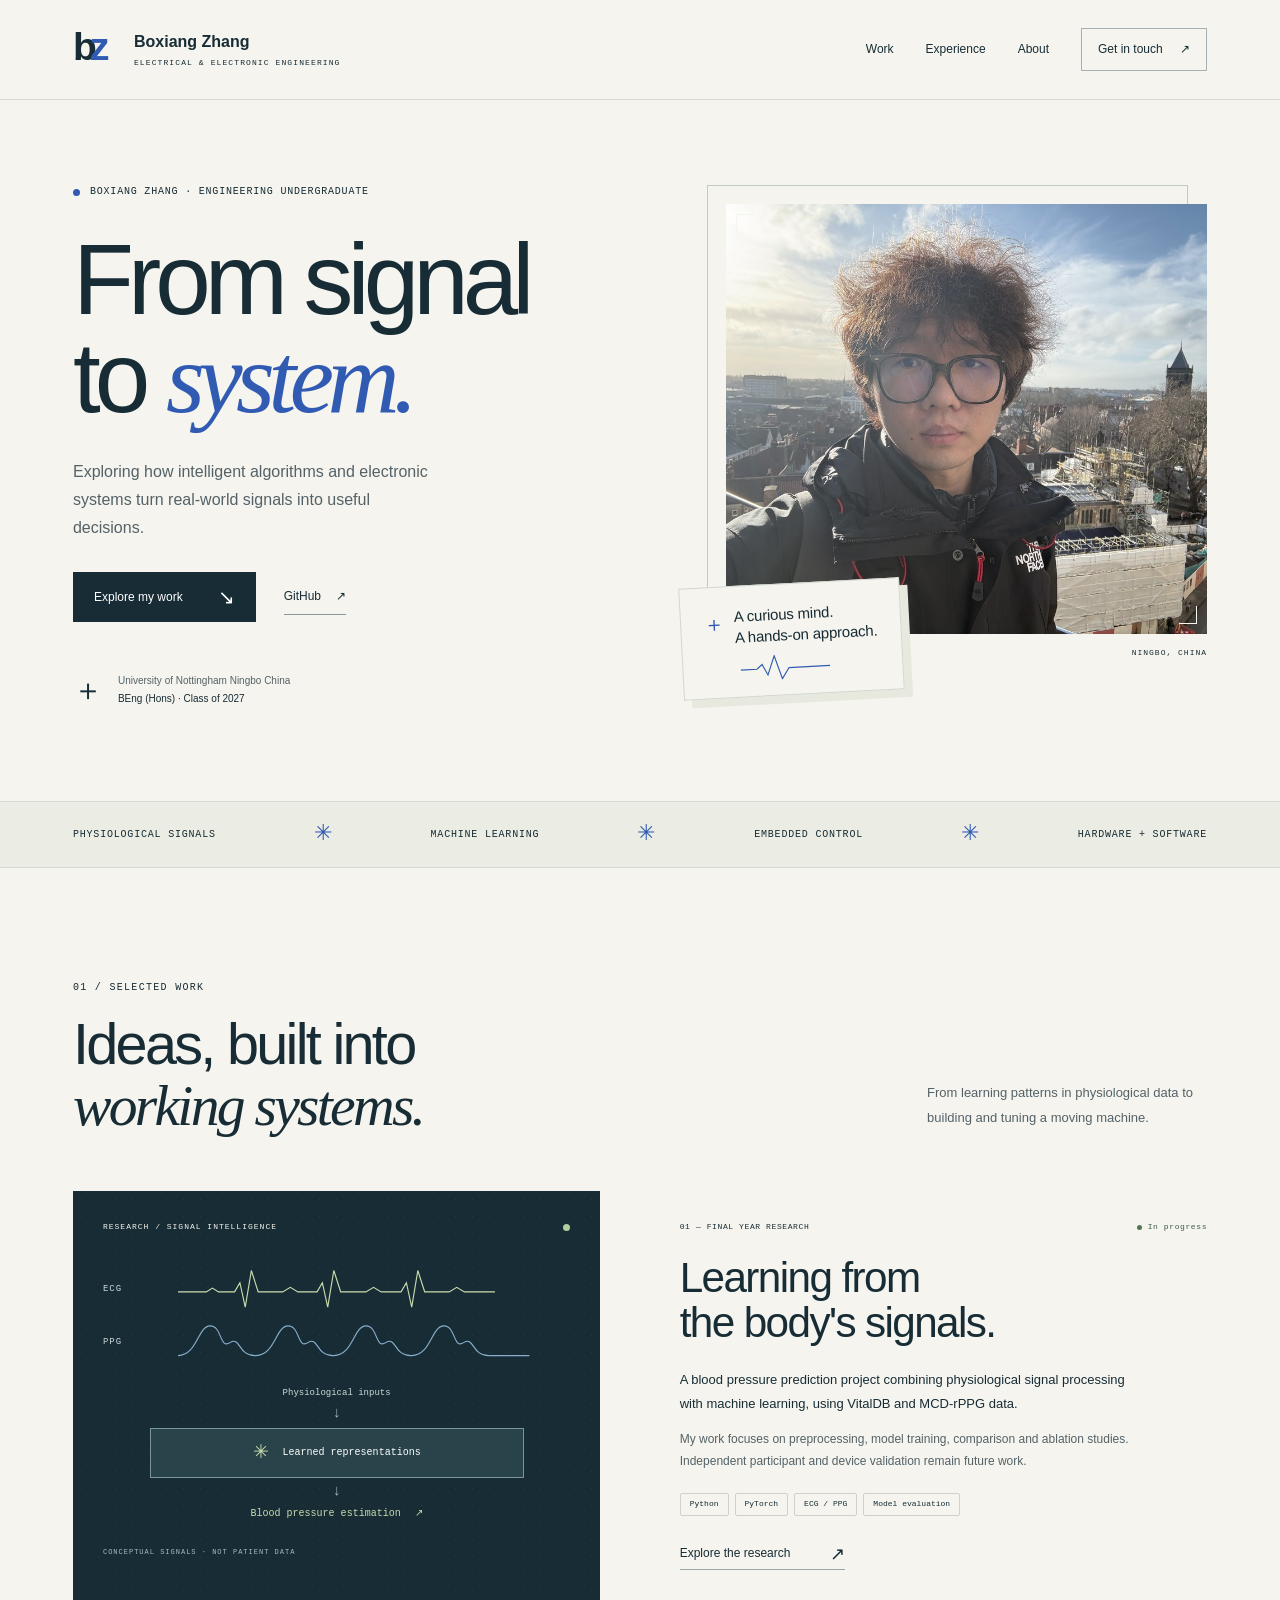
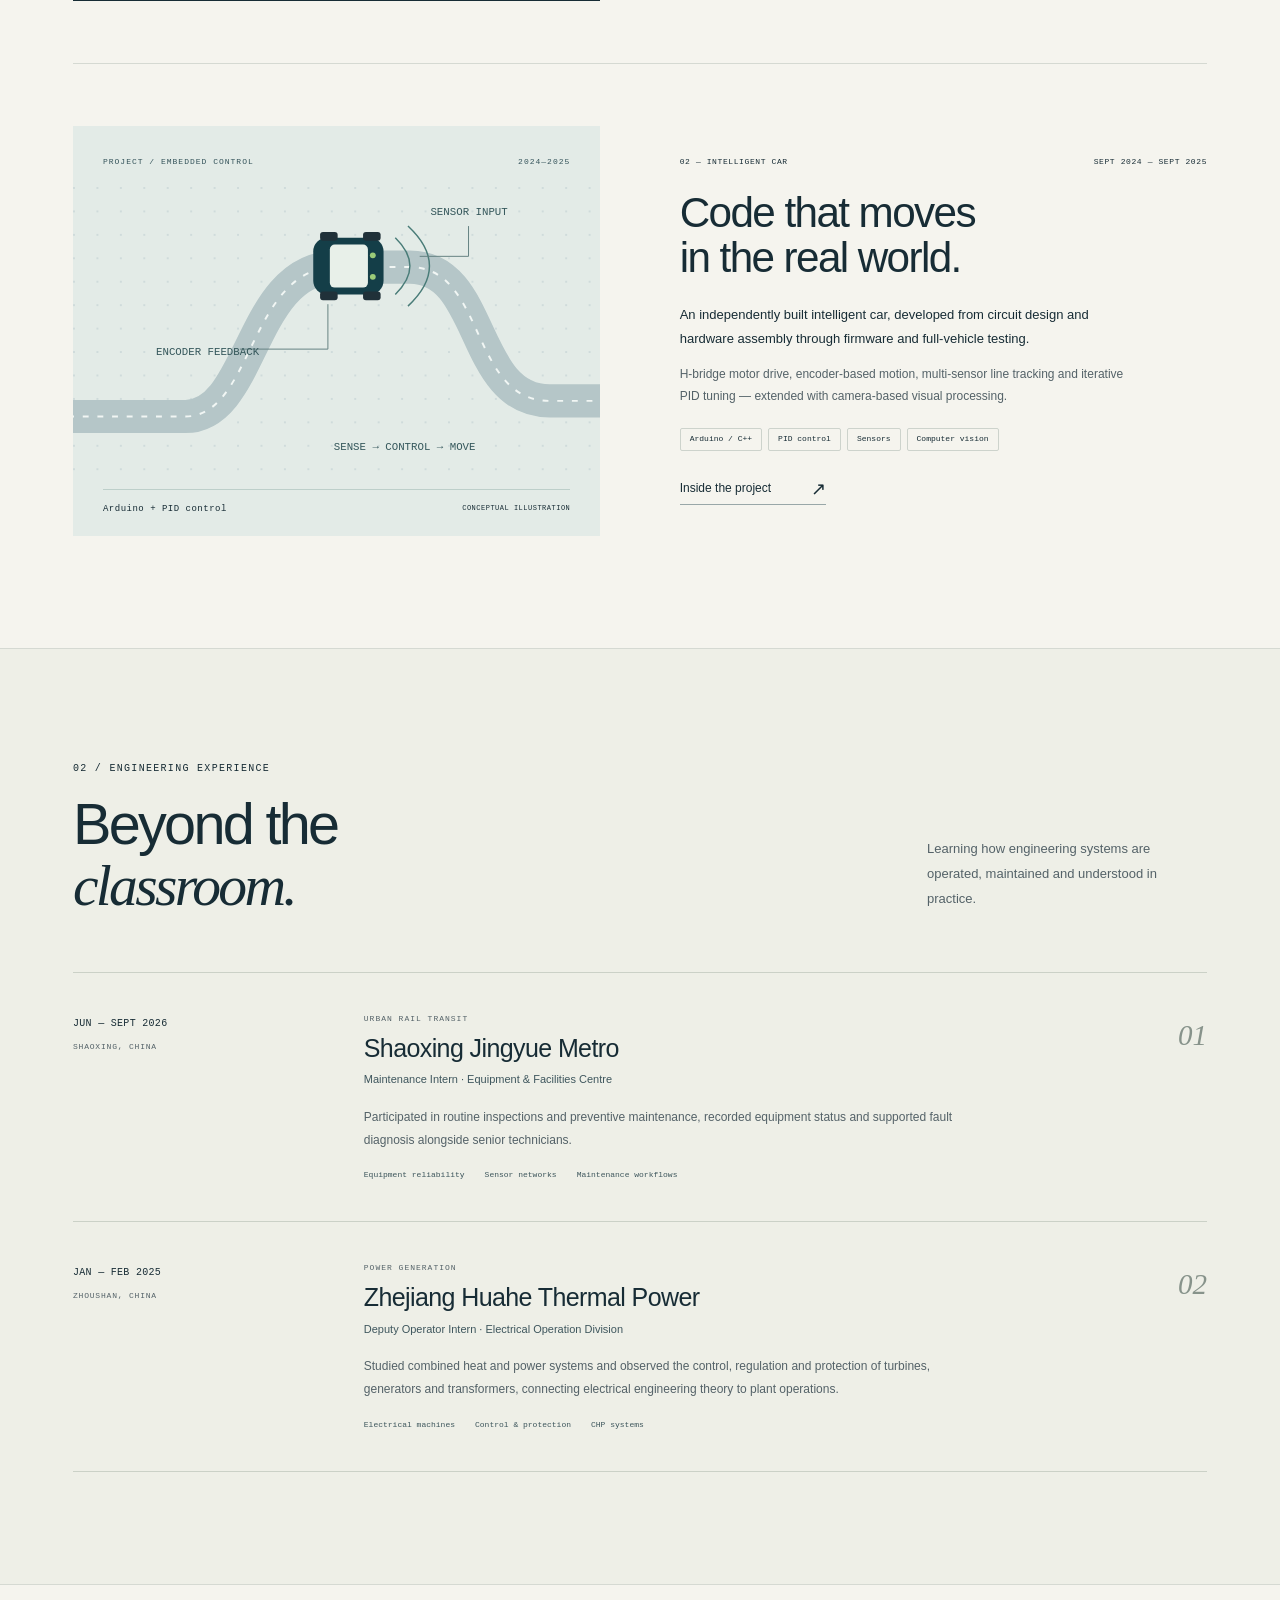
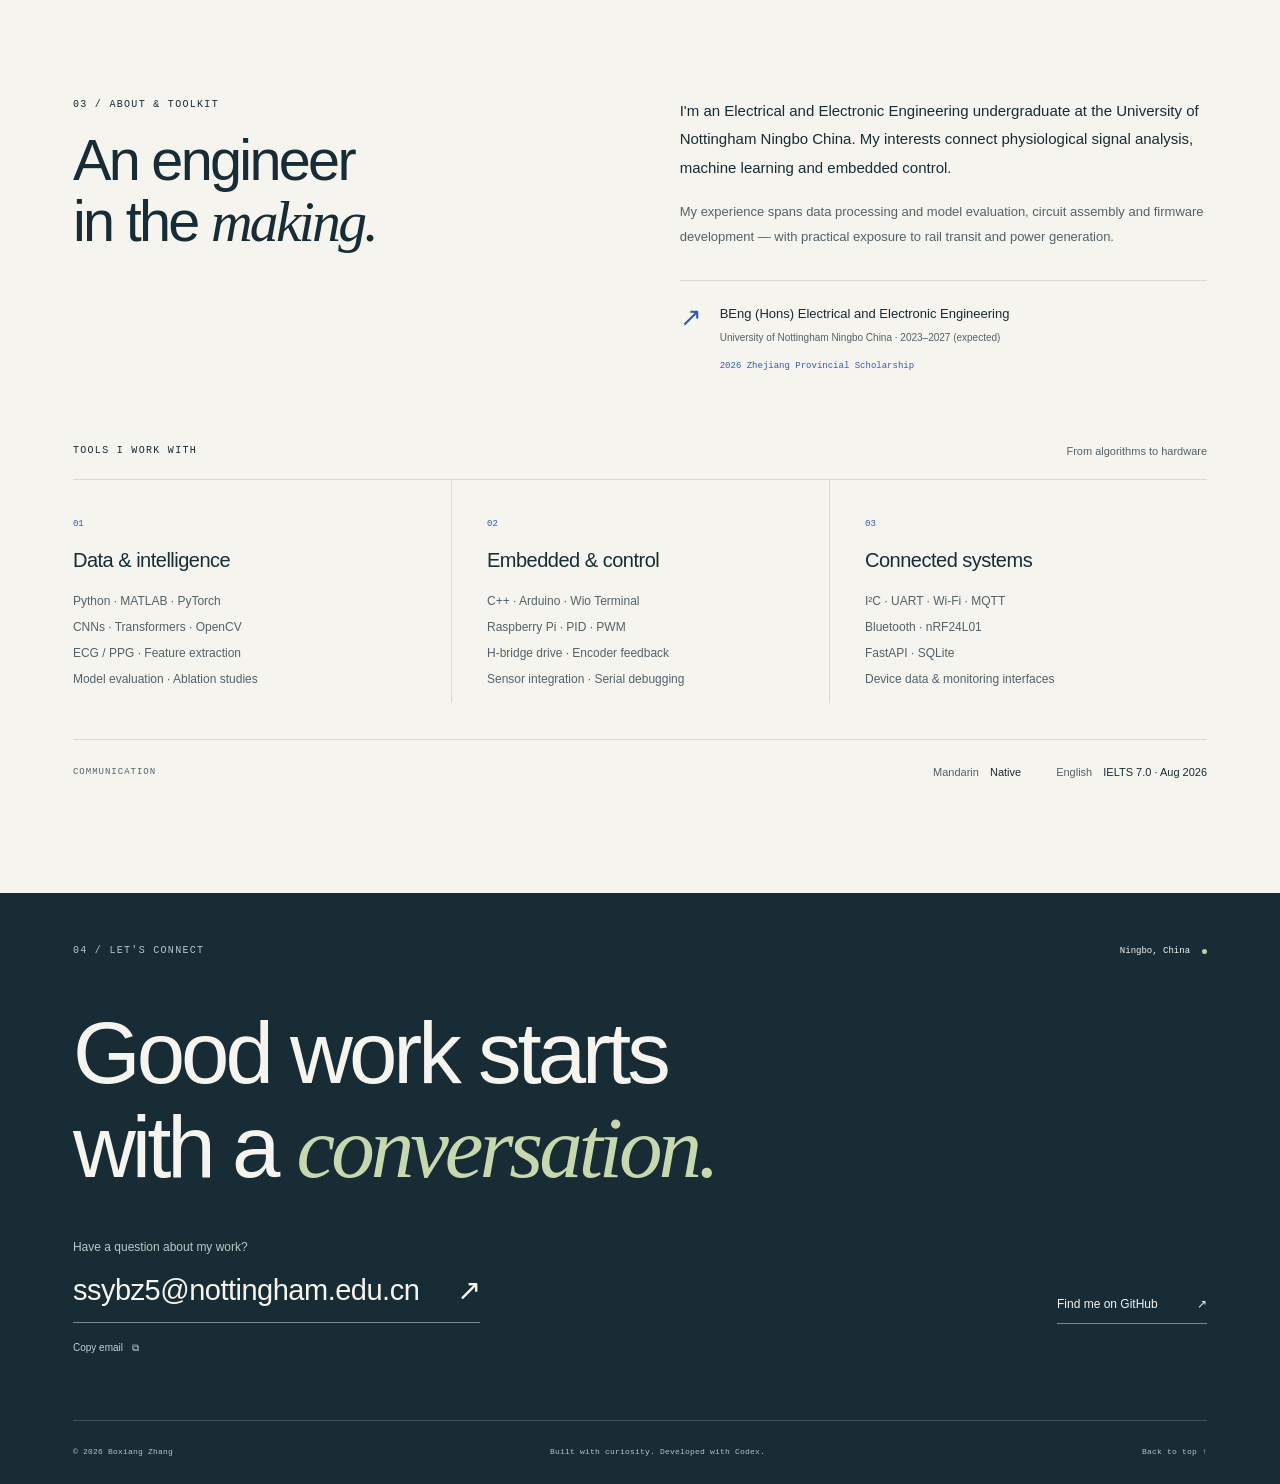
<file: index.html>
<!doctype html>
<html lang="en">
<head>
  <meta charset="utf-8">
  <meta name="viewport" content="width=device-width, initial-scale=1">
  <meta http-equiv="refresh" content="0; url=ai-generated-page.html">
  <meta name="robots" content="noindex">
  <title>Boxiang Zhang — Personal Website</title>
  <link rel="canonical" href="ai-generated-page.html">
  <style>body{margin:64px 24px;background:#f5f4ee;color:#172c35;font:18px/1.7 system-ui}main{max-width:720px;margin:auto}a{color:#315bb3}</style>
</head>
<body><main><h1>Boxiang Zhang</h1><p><a href="ai-generated-page.html">Open my personal website →</a></p></main></body>
</html>
</file>
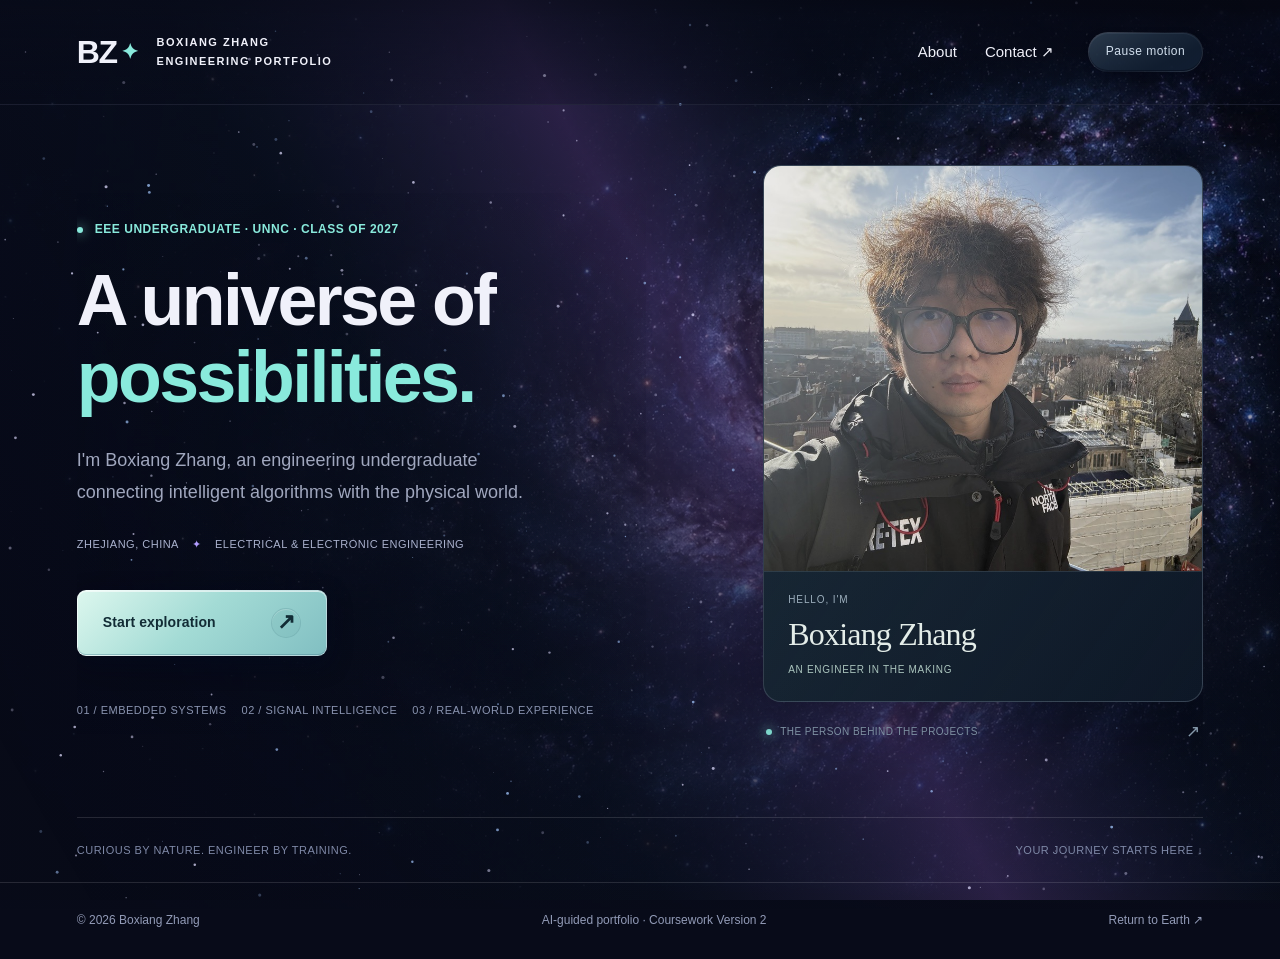
<file: version2-20261024/index.html>
<!doctype html><html lang="en"><head><meta charset="utf-8"><meta name="viewport" content="width=device-width,initial-scale=1"><meta name="theme-color" content="#080b19"><meta name="description" content="Boxiang Zhang's interactive engineering portfolio. Explore embedded control, physiological signals and industry experience."><title>Home — Boxiang Zhang</title><link rel="icon" href="assets/mark.svg"><link rel="stylesheet" href="assets/galaxy.css?v=20261025-portrait3"><script src="assets/galaxy-motion.js?v=20261025-instruments4" defer></script><script src="assets/recording-source.js?v=20261025-publish1" defer></script><script src="assets/galaxy.js?v=20261025-card2" defer></script></head><body class="welcome-site"><a class="skip" href="#main">Skip to content</a><canvas id="galaxy" aria-hidden="true"></canvas><div class="nebula" aria-hidden="true"></div><div class="ring-galaxy" aria-hidden="true"><div class="galaxy-ring ring-b"><span class="orbital-satellite"><img src="assets/satellite-cinematic.webp" alt="" width="640" height="320"></span></div></div><header><a class="brand" href="index.html">BZ<span>✦</span><small>BOXIANG ZHANG<br>ENGINEERING PORTFOLIO</small></a><nav aria-label="Main navigation"><a href="about.html">About</a><a href="contact.html">Contact ↗</a></nav><button id="motion" aria-pressed="false">Pause motion</button></header><main id="main"><section class="home"><div class="hero-copy"><p class="eyebrow"><span class="live-dot"></span> EEE UNDERGRADUATE · UNNC · CLASS OF 2027</p><h1>A universe of<br><em>possibilities.</em></h1><p class="intro">I'm Boxiang Zhang, an engineering undergraduate connecting intelligent algorithms with the physical world.</p><p class="location">ZHEJIANG, CHINA <span>✦</span> ELECTRICAL &amp; ELECTRONIC ENGINEERING</p><a class="button primary" href="explore.html">Start exploration <span>↗</span></a><div class="home-tracks"><span>01 / EMBEDDED SYSTEMS</span><span>02 / SIGNAL INTELLIGENCE</span><span>03 / REAL-WORLD EXPERIENCE</span></div></div><figure class="portrait"><div class="portrait-window"><img src="assets/portrait.jpg" alt="Boxiang Zhang overlooking a city skyline" width="1024" height="768"><div class="portrait-caption"><span>HELLO, I'M</span><strong>Boxiang Zhang</strong><span>AN ENGINEER IN THE MAKING</span></div></div><figcaption><span class="live-dot"></span> THE PERSON BEHIND THE PROJECTS <span>↗</span></figcaption><span class="coordinate">30° N / EXPLORING WHAT'S NEXT</span></figure></section><div class="home-bottom"><span>CURIOUS BY NATURE. ENGINEER BY TRAINING.</span><span>YOUR JOURNEY STARTS HERE ↓</span></div></main><footer><span>© 2026 Boxiang Zhang</span><span>AI-guided portfolio · Coursework Version 2</span><a href="index.html">Return to Earth ↗</a></footer><div id="launch" aria-hidden="true"><div class="launch-stars"></div><div class="rocket">🚀</div><p>LAUNCHING NEXT DESTINATION</p><span>BOXIANG ZHANG / EXPLORATION IN PROGRESS</span></div></body></html>
</file>
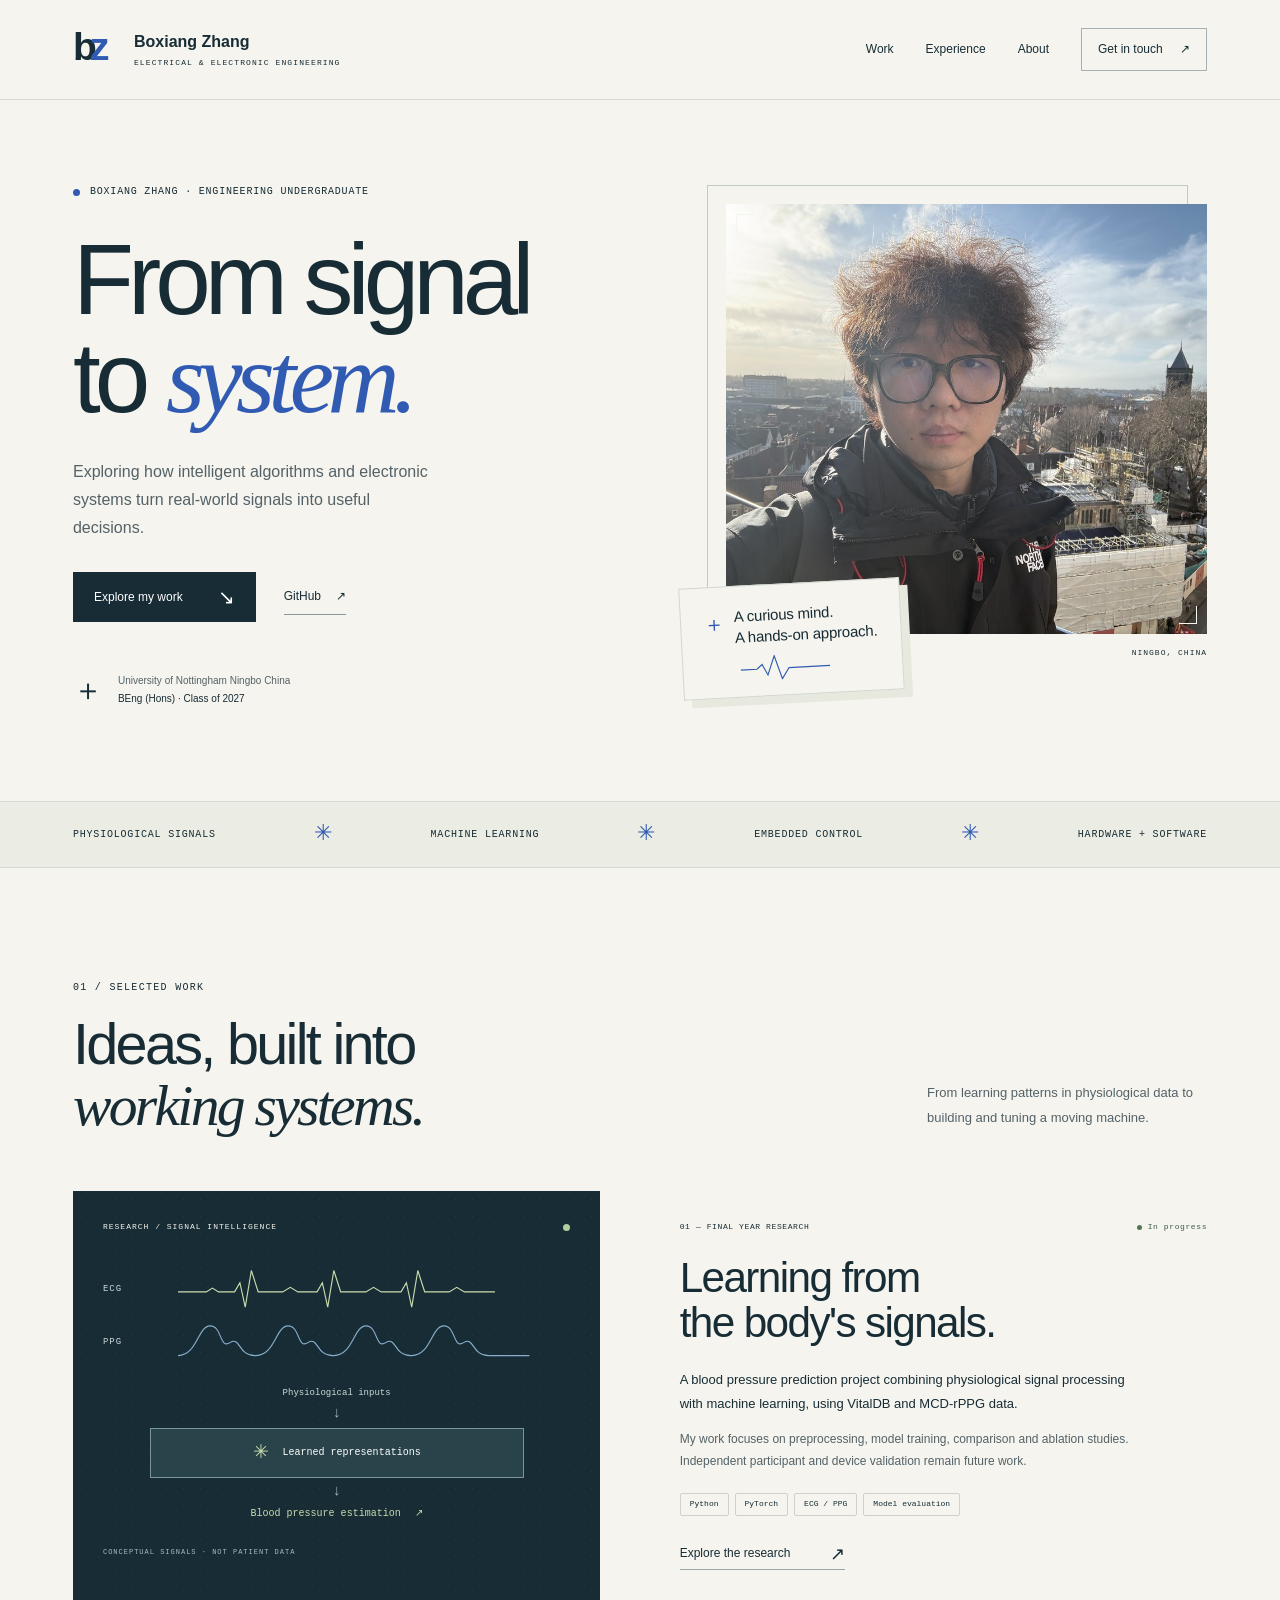
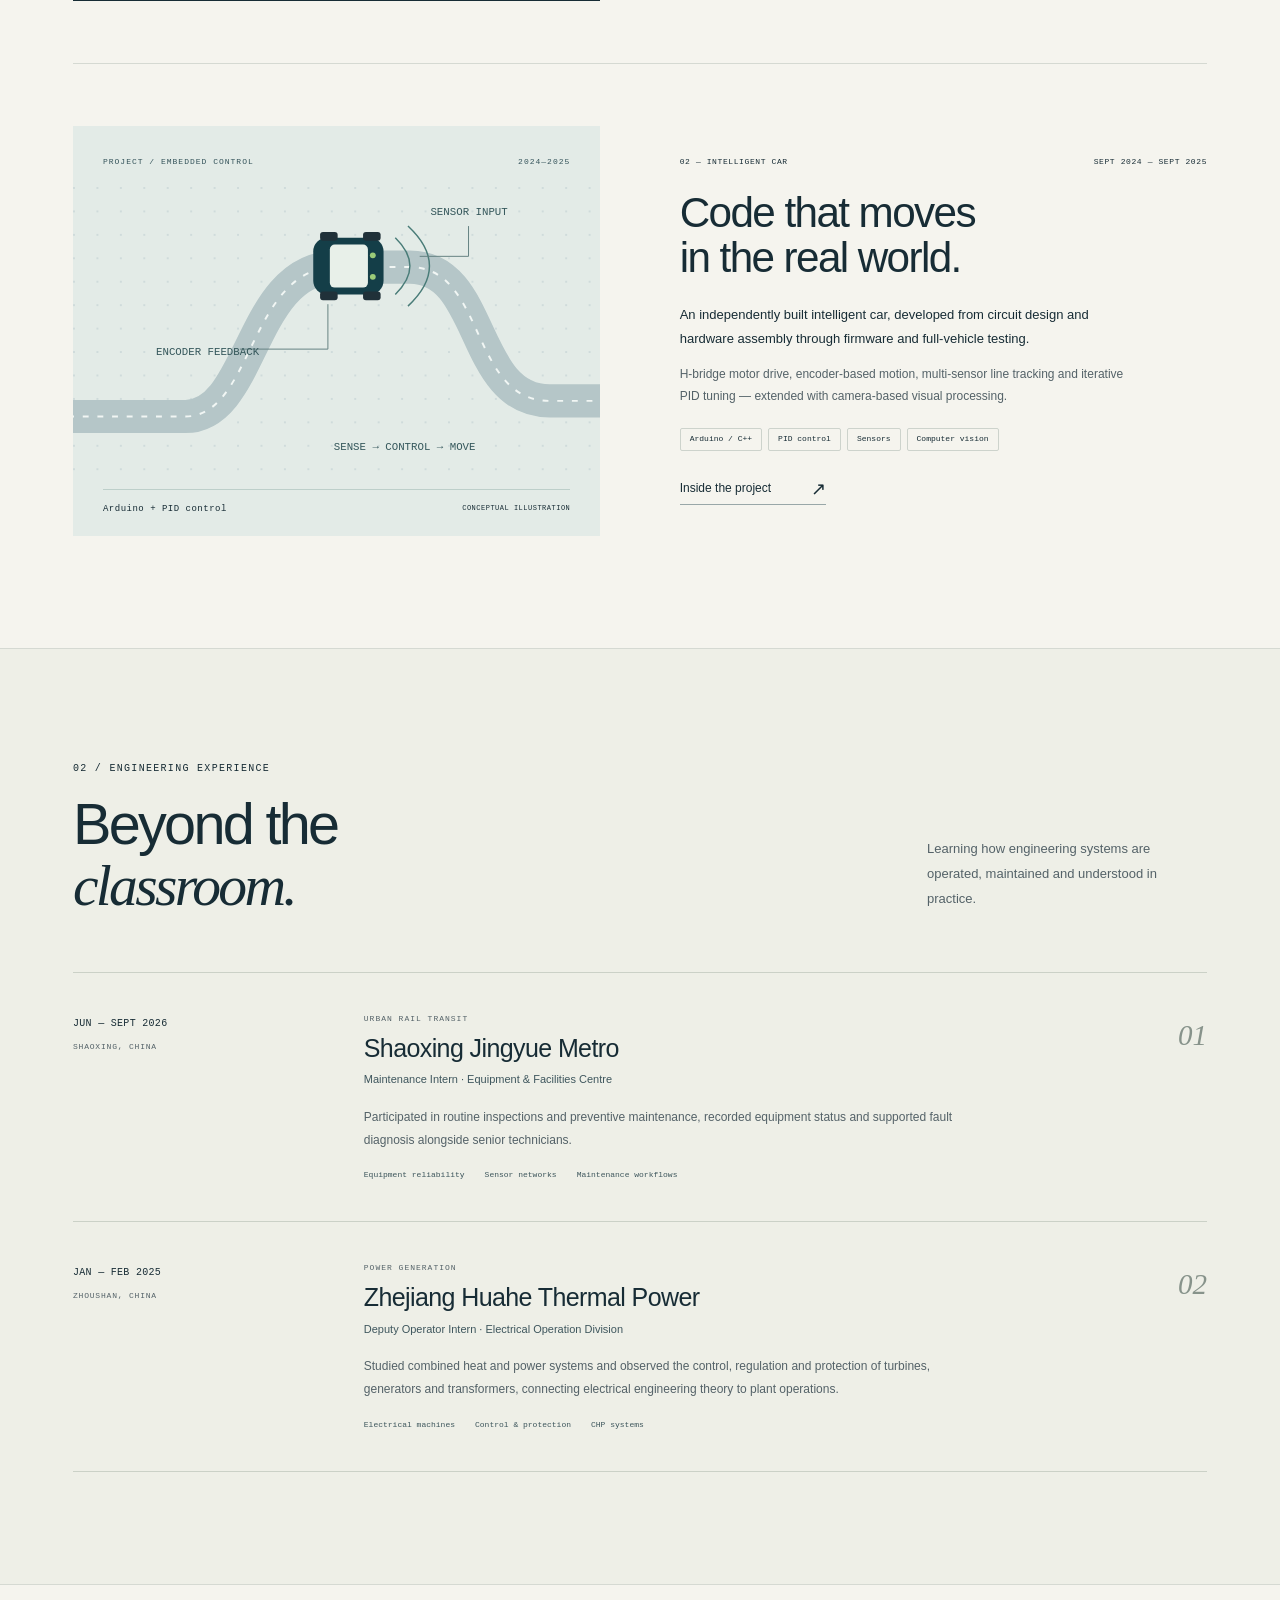
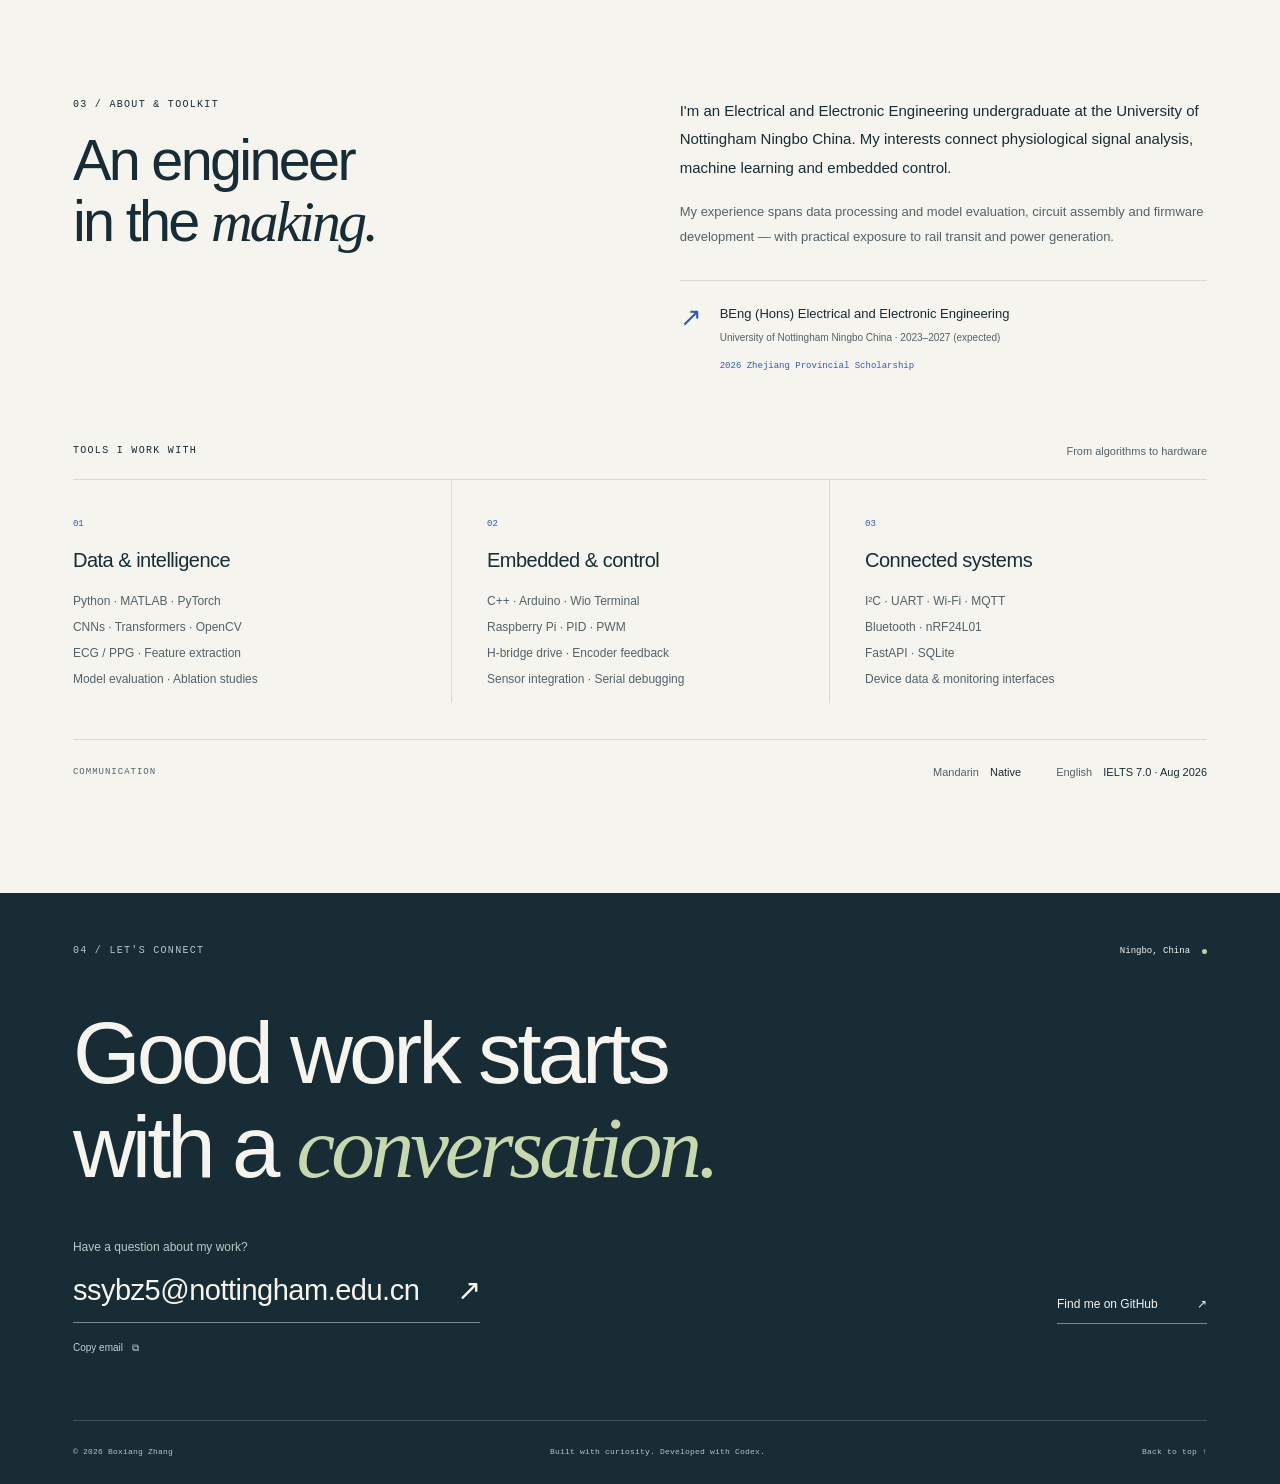
<file: ai-generated-page.html>
<!doctype html>
<html lang="en">
<head>
  <meta charset="utf-8">
  <meta name="viewport" content="width=device-width, initial-scale=1">
  <meta name="theme-color" content="#f5f4ee">
  <meta name="description" content="Boxiang Zhang — Electrical and Electronic Engineering undergraduate at UNNC, working across physiological signal analysis, machine learning and embedded control.">
  <meta property="og:title" content="Boxiang Zhang — Engineering, from signal to system">
  <meta property="og:description" content="Selected research, engineering projects and experience in electrical and electronic engineering.">
  <meta property="og:type" content="website">
  <title>Boxiang Zhang — Electrical &amp; Electronic Engineering</title>
  <link rel="icon" type="image/svg+xml" href="assets/favicon.svg">
  <link rel="stylesheet" href="assets/style.css">
  <script src="assets/main.js" defer></script>
</head>
<body>
  <a class="skip-link" href="#main">Skip to content</a>
  <header class="site-header">
    <a class="wordmark" href="#home" aria-label="Boxiang Zhang, home"><span class="brand-symbol" aria-hidden="true">b<span>z</span></span><span>Boxiang Zhang<span class="wordmark-sub">ELECTRICAL &amp; ELECTRONIC ENGINEERING</span></span></a>
    <button class="menu-toggle" type="button" aria-expanded="false" aria-controls="main-nav">Menu <span aria-hidden="true">＋</span></button>
    <nav id="main-nav" class="main-nav" aria-label="Main navigation"><a href="#work">Work</a><a href="#experience">Experience</a><a href="#about">About</a><a href="#contact" class="nav-contact">Get in touch <span aria-hidden="true">↗</span></a></nav>
  </header>

  <main id="main">
    <section class="hero section-wrap" id="home" aria-labelledby="hero-title">
      <div class="hero-copy">
        <p class="eyebrow"><span class="small-dot" aria-hidden="true"></span> BOXIANG ZHANG · ENGINEERING UNDERGRADUATE</p>
        <h1 id="hero-title">From signal<br>to <span class="serif">system.</span></h1>
        <p class="hero-description">Exploring how intelligent algorithms and electronic systems turn real-world signals into useful decisions.</p>
        <div class="hero-actions"><a class="button button-dark" href="#work">Explore my work <span aria-hidden="true">↘</span></a><a class="text-link" href="https://github.com/BoxiangZhang2004" target="_blank" rel="noopener noreferrer">GitHub <span aria-hidden="true">↗</span><span class="sr-only"> (opens in a new tab)</span></a></div>
        <div class="hero-footnote"><span class="coordinate-mark" aria-hidden="true">＋</span><p>University of Nottingham Ningbo China<br><strong>BEng (Hons) · Class of 2027</strong></p></div>
      </div>
      <div class="hero-visual">
        <div class="photo-frame"><img src="assets/boxiang-zhang.jpg" width="1024" height="768" alt="Boxiang Zhang outdoors, with a city skyline in the background" fetchpriority="high"><span class="photo-corner corner-tl" aria-hidden="true"></span><span class="photo-corner corner-br" aria-hidden="true"></span></div>
        <div class="photo-caption"><span>01 / A LITTLE ABOUT ME</span><span>NINGBO, CHINA</span></div>
        <div class="floating-note"><span class="note-plus" aria-hidden="true">＋</span><p>A curious mind.<br>A hands-on approach.</p><svg viewBox="0 0 100 28" aria-hidden="true"><path d="M0 15h18l6-5 6 12 8-21 8 26 8-12h46"/></svg></div>
      </div>
    </section>

    <div class="discipline-strip" aria-label="Areas of focus"><div class="section-wrap strip-inner"><span>PHYSIOLOGICAL SIGNALS</span><span aria-hidden="true">✳</span><span>MACHINE LEARNING</span><span aria-hidden="true">✳</span><span>EMBEDDED CONTROL</span><span aria-hidden="true">✳</span><span>HARDWARE + SOFTWARE</span></div></div>

    <section class="work-section section-wrap section-space" id="work" aria-labelledby="work-title">
      <div class="section-heading"><div><p class="eyebrow">01 / SELECTED WORK</p><h2 id="work-title">Ideas, built into<br><span class="serif">working systems.</span></h2></div><p class="section-intro">From learning patterns in physiological data to building and tuning a moving machine.</p></div>

      <article class="project project-research">
        <div class="project-art research-art" aria-label="Illustration of physiological signals entering a blood pressure prediction model">
          <div class="art-topline"><span>RESEARCH / SIGNAL INTELLIGENCE</span><span class="art-dot" aria-hidden="true"></span></div>
          <div class="signal-row"><span>ECG</span><svg viewBox="0 0 460 55" aria-hidden="true"><path d="M0 30h37l8-5 8 5h21l7-12 7 32 8-48 9 28h32l10-6 10 6h25l7-12 7 32 8-48 9 28h33l10-6 10 6h26l7-12 7 32 8-48 9 28h32l10-6 10 6h40"/></svg></div>
          <div class="signal-row ppg"><span>PPG</span><svg viewBox="0 0 460 55" aria-hidden="true"><path d="M0 44C25 44 26 5 42 5s12 31 26 22 10 18 34 17c25 0 26-39 42-39s12 31 26 22 10 18 34 17c25 0 26-39 42-39s12 31 26 22 10 18 34 17c25 0 26-39 42-39s12 31 26 22 10 18 34 17h52"/></svg></div>
          <div class="model-route"><span>Physiological inputs</span><span aria-hidden="true">↓</span><div class="model-box"><span class="model-icon" aria-hidden="true">✳</span> Learned representations</div><span aria-hidden="true">↓</span><span class="route-output">Blood pressure estimation <span aria-hidden="true">↗</span></span></div>
          <p class="art-caption">CONCEPTUAL SIGNALS · NOT PATIENT DATA</p>
        </div>
        <div class="project-copy"><div class="project-kicker"><span>01 — FINAL YEAR RESEARCH</span><span class="status"><i aria-hidden="true"></i> In progress</span></div><h3>Learning from<br>the body's signals.</h3><p>A blood pressure prediction project combining physiological signal processing with machine learning, using VitalDB and MCD-rPPG data.</p><p class="project-secondary">My work focuses on preprocessing, model training, comparison and ablation studies. Independent participant and device validation remain future work.</p><ul class="tags" aria-label="Project skills"><li>Python</li><li>PyTorch</li><li>ECG / PPG</li><li>Model evaluation</li></ul><button class="project-link" data-project="research" type="button">Explore the research <span aria-hidden="true">↗</span></button></div>
      </article>

      <article class="project project-car">
        <div class="project-art car-art" aria-label="Conceptual diagram of an intelligent car following a curved track">
          <div class="art-topline"><span>PROJECT / EMBEDDED CONTROL</span><span>2024—2025</span></div>
          <svg class="car-diagram" viewBox="0 0 540 300" role="img" aria-label="A schematic car uses sensor input and feedback control to follow a track"><defs><pattern id="grid" width="24" height="24" patternUnits="userSpaceOnUse"><circle cx="1" cy="1" r="1" fill="#c9d6d7"/></pattern></defs><rect width="540" height="300" fill="url(#grid)"/><path d="M-20 235H115c70 0 65-153 155-153h75c78 0 61 137 143 137h72" fill="none" stroke="#b5c6c8" stroke-width="34"/><path d="M-20 235H115c70 0 65-153 155-153h75c78 0 61 137 143 137h72" fill="none" stroke="#f1f6f4" stroke-width="2" stroke-dasharray="6 9"/><g transform="translate(282 81) rotate(0)"><rect x="-36" y="-29" width="72" height="58" rx="14" fill="#143e48"/><rect x="-19" y="-22" width="39" height="44" rx="5" fill="#e8f0e9"/><rect x="-29" y="-35" width="18" height="9" rx="3" fill="#203139"/><rect x="-29" y="26" width="18" height="9" rx="3" fill="#203139"/><rect x="15" y="-35" width="18" height="9" rx="3" fill="#203139"/><rect x="15" y="26" width="18" height="9" rx="3" fill="#203139"/><circle cx="25" cy="-11" r="3" fill="#9bcb79"/><circle cx="25" cy="11" r="3" fill="#9bcb79"/><path d="M48-29q30 29 0 58M61-41q44 41 0 82" fill="none" stroke="#497c78" stroke-width="1.5"/></g><path d="M261 120v46h-90" fill="none" stroke="#648182"/><text x="85" y="172" fill="#35575b" font-size="11" font-family="monospace">ENCODER FEEDBACK</text><path d="M355 71h50V40" fill="none" stroke="#648182"/><text x="366" y="29" fill="#35575b" font-size="11" font-family="monospace">SENSOR INPUT</text><text x="267" y="269" fill="#35575b" font-size="11" font-family="monospace">SENSE → CONTROL → MOVE</text></svg>
          <div class="car-art-footer"><span>Arduino + PID control</span><span>CONCEPTUAL ILLUSTRATION</span></div>
        </div>
        <div class="project-copy"><div class="project-kicker"><span>02 — INTELLIGENT CAR</span><span>SEPT 2024 — SEPT 2025</span></div><h3>Code that moves<br>in the real world.</h3><p>An independently built intelligent car, developed from circuit design and hardware assembly through firmware and full-vehicle testing.</p><p class="project-secondary">H-bridge motor drive, encoder-based motion, multi-sensor line tracking and iterative PID tuning — extended with camera-based visual processing.</p><ul class="tags" aria-label="Project skills"><li>Arduino / C++</li><li>PID control</li><li>Sensors</li><li>Computer vision</li></ul><button class="project-link" data-project="car" type="button">Inside the project <span aria-hidden="true">↗</span></button></div>
      </article>
    </section>

    <section class="experience-section section-space" id="experience" aria-labelledby="experience-title"><div class="section-wrap"><div class="section-heading"><div><p class="eyebrow">02 / ENGINEERING EXPERIENCE</p><h2 id="experience-title">Beyond the<br><span class="serif">classroom.</span></h2></div><p class="section-intro">Learning how engineering systems are operated, maintained and understood in practice.</p></div>
      <div class="experience-list">
        <article class="experience-item"><div class="experience-date">JUN — SEPT 2026<span>SHAOXING, CHINA</span></div><div class="experience-detail"><p class="eyebrow">URBAN RAIL TRANSIT</p><h3>Shaoxing Jingyue Metro</h3><p class="role">Maintenance Intern · Equipment &amp; Facilities Centre</p><p>Participated in routine inspections and preventive maintenance, recorded equipment status and supported fault diagnosis alongside senior technicians.</p><div class="experience-topics"><span>Equipment reliability</span><span>Sensor networks</span><span>Maintenance workflows</span></div></div><span class="experience-number" aria-hidden="true">01</span></article>
        <article class="experience-item"><div class="experience-date">JAN — FEB 2025<span>ZHOUSHAN, CHINA</span></div><div class="experience-detail"><p class="eyebrow">POWER GENERATION</p><h3>Zhejiang Huahe Thermal Power</h3><p class="role">Deputy Operator Intern · Electrical Operation Division</p><p>Studied combined heat and power systems and observed the control, regulation and protection of turbines, generators and transformers, connecting electrical engineering theory to plant operations.</p><div class="experience-topics"><span>Electrical machines</span><span>Control &amp; protection</span><span>CHP systems</span></div></div><span class="experience-number" aria-hidden="true">02</span></article>
      </div>
    </div></section>

    <section class="about-section section-wrap section-space" id="about" aria-labelledby="about-title"><div class="about-intro"><div><p class="eyebrow">03 / ABOUT &amp; TOOLKIT</p><h2 id="about-title">An engineer<br>in the <span class="serif">making.</span></h2></div><div class="about-description"><p>I'm an Electrical and Electronic Engineering undergraduate at the University of Nottingham Ningbo China. My interests connect physiological signal analysis, machine learning and embedded control.</p><p>My experience spans data processing and model evaluation, circuit assembly and firmware development — with practical exposure to rail transit and power generation.</p><div class="education-block"><span class="education-symbol" aria-hidden="true">↗</span><div><h3>BEng (Hons) Electrical and Electronic Engineering</h3><p>University of Nottingham Ningbo China · 2023–2027 (expected)</p><p class="award">2026 Zhejiang Provincial Scholarship</p></div></div></div></div>
      <div class="toolkit"><div class="toolkit-label"><span class="eyebrow">TOOLS I WORK WITH</span><span>From algorithms to hardware</span></div><div class="skill-grid"><article><span class="skill-index">01</span><h3>Data &amp; intelligence</h3><p>Python · MATLAB · PyTorch<br>CNNs · Transformers · OpenCV<br>ECG / PPG · Feature extraction<br>Model evaluation · Ablation studies</p></article><article><span class="skill-index">02</span><h3>Embedded &amp; control</h3><p>C++ · Arduino · Wio Terminal<br>Raspberry Pi · PID · PWM<br>H-bridge drive · Encoder feedback<br>Sensor integration · Serial debugging</p></article><article><span class="skill-index">03</span><h3>Connected systems</h3><p>I²C · UART · Wi-Fi · MQTT<br>Bluetooth · nRF24L01<br>FastAPI · SQLite<br>Device data &amp; monitoring interfaces</p></article></div></div>
      <div class="language-line"><span>COMMUNICATION</span><p>Mandarin <strong>Native</strong></p><p>English <strong>IELTS 7.0 · Aug 2026</strong></p></div>
    </section>

    <section class="contact-section" id="contact" aria-labelledby="contact-title"><div class="section-wrap"><div class="contact-top"><p class="eyebrow">04 / LET'S CONNECT</p><span>Ningbo, China <span class="small-dot" aria-hidden="true"></span></span></div><h2 id="contact-title">Good work starts<br>with a <span class="serif">conversation.</span></h2><div class="contact-bottom"><div><p>Have a question about my work?</p><a class="email-link" href="mailto:ssybz5@nottingham.edu.cn">ssybz5@nottingham.edu.cn <span aria-hidden="true">↗</span></a><div class="copy-row"><button id="copy-email" type="button">Copy email <span aria-hidden="true">⧉</span></button><span id="copy-status" role="status" aria-live="polite"></span></div></div><a class="contact-github" href="https://github.com/BoxiangZhang2004" target="_blank" rel="noopener noreferrer">Find me on GitHub <span aria-hidden="true">↗</span><span class="sr-only"> (opens in a new tab)</span></a></div><footer class="site-footer"><span>© 2026 Boxiang Zhang</span><span>Built with curiosity. Developed with Codex.</span><a href="#home">Back to top ↑</a></footer></div></section>
  </main>

  <dialog id="project-dialog" aria-labelledby="dialog-title"><div class="dialog-header"><span class="eyebrow" id="dialog-kicker"></span><button type="button" class="dialog-close" aria-label="Close project details">Close <span aria-hidden="true">×</span></button></div><div class="dialog-body"><h2 id="dialog-title"></h2><div id="dialog-content"></div></div></dialog>
</body>
</html>
</file>
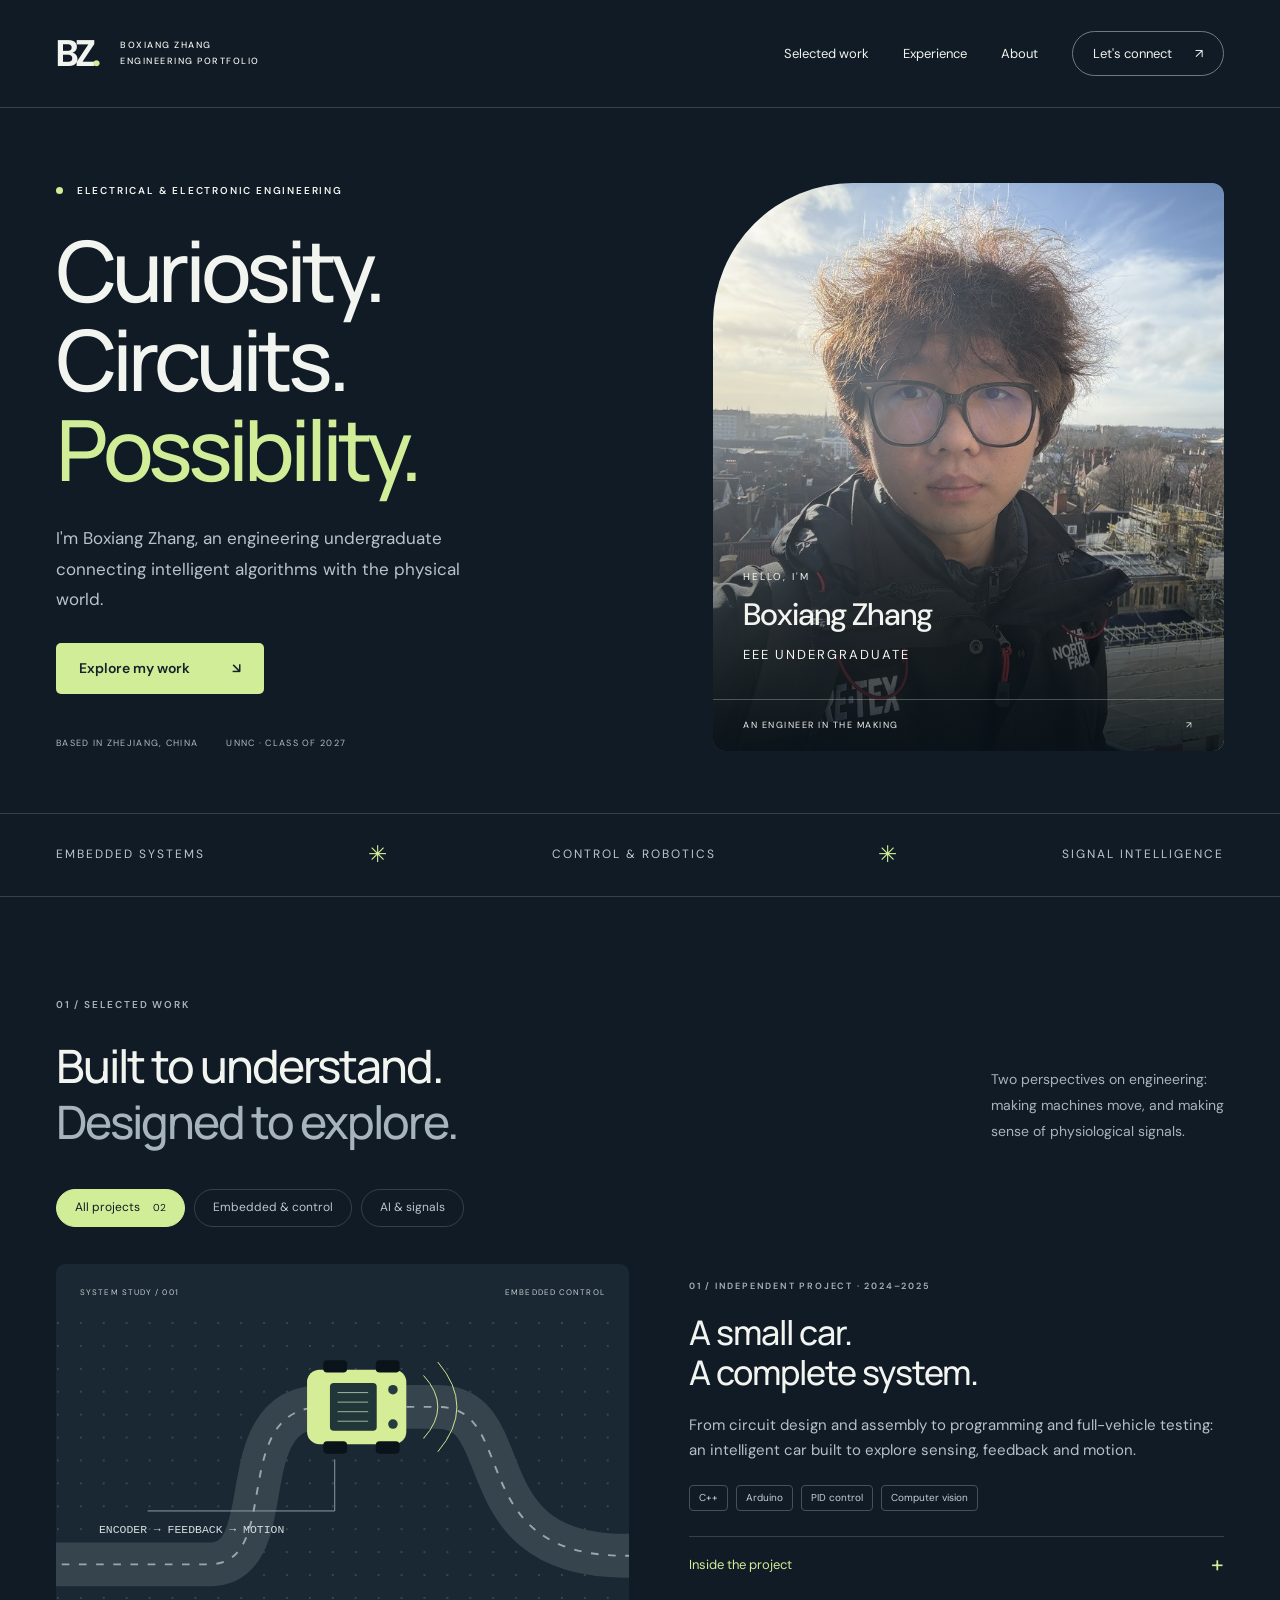
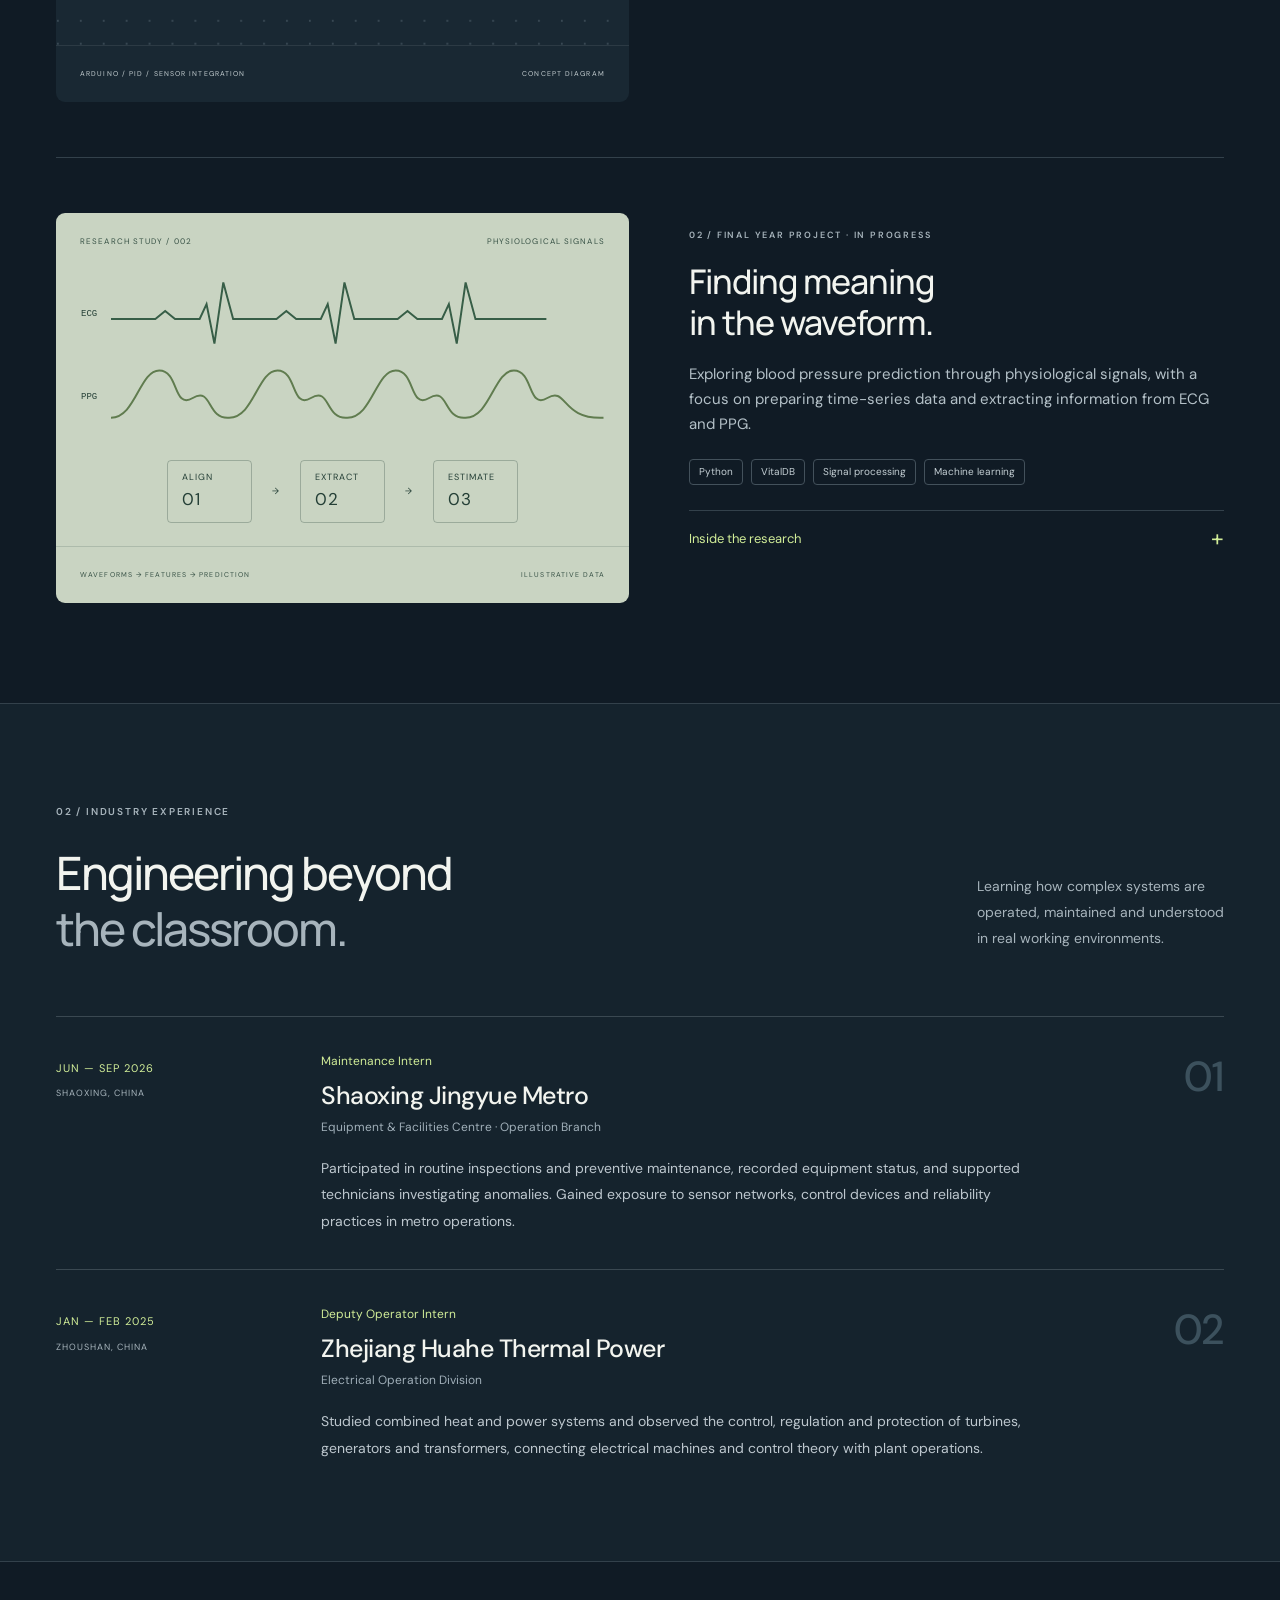
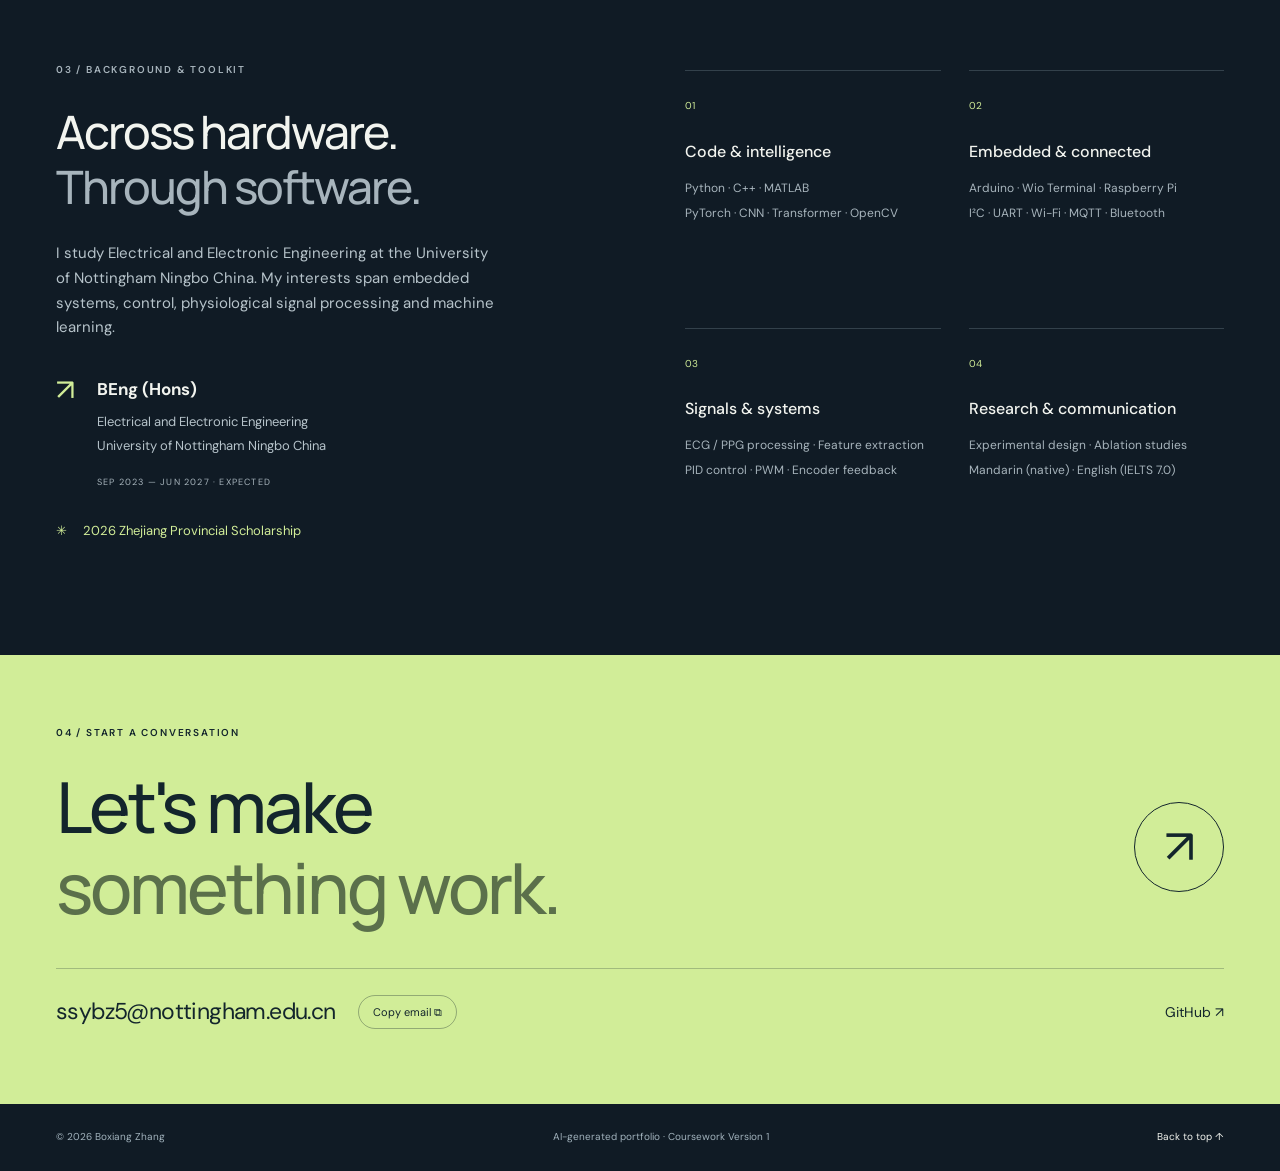
<file: version1-20261024/ai-generated-page.html>
<!doctype html>
<html lang="en">
<head>
<meta charset="utf-8"><meta name="viewport" content="width=device-width,initial-scale=1"><meta name="theme-color" content="#101b25">
<meta name="description" content="Boxiang Zhang — Electrical and Electronic Engineering undergraduate at UNNC. Explore projects in embedded control, physiological signals and machine learning.">
<title>Boxiang Zhang — Engineering in practice</title>
<link rel="icon" href="assets/mark.svg" type="image/svg+xml"><link rel="stylesheet" href="assets/site.css"><script src="assets/site.js" defer></script>
</head>
<body>
<a class="skip" href="#main">Skip to content</a>
<header><a class="brand" href="#top" aria-label="Boxiang Zhang, home">BZ<span class="brand-dot">.</span><span class="brand-caption">BOXIANG ZHANG<br>ENGINEERING PORTFOLIO</span></a><button class="menu" aria-controls="navigation" aria-expanded="false">Menu <span>+</span></button><nav id="navigation" aria-label="Main navigation"><a href="#projects">Selected work</a><a href="#experience">Experience</a><a href="#about">About</a><a class="nav-contact" href="#contact">Let's connect <span aria-hidden="true">↗</span></a></nav></header>
<main id="main">
<section class="hero wrap" id="top">
<div class="hero-copy"><p class="eyebrow"><span class="dot"></span> ELECTRICAL &amp; ELECTRONIC ENGINEERING</p><h1>Curiosity.<br>Circuits.<br><em>Possibility.</em></h1><p class="intro">I'm Boxiang Zhang, an engineering undergraduate connecting intelligent algorithms with the physical world.</p><a class="button" href="#projects">Explore my work <span aria-hidden="true">↘</span></a><div class="hero-meta"><span>BASED IN ZHEJIANG, CHINA</span><span>UNNC · CLASS OF 2027</span></div></div>
<figure class="portrait"><img src="assets/portrait.jpg" width="1024" height="768" alt="Boxiang Zhang overlooking a city skyline" fetchpriority="high"><div class="portrait-label"><span>HELLO, I'M</span><strong>Boxiang Zhang</strong><span>EEE UNDERGRADUATE</span></div><figcaption><span>AN ENGINEER IN THE MAKING</span><span aria-hidden="true">↗</span></figcaption></figure>
</section>
<div class="focus-strip"><div class="wrap"><span>EMBEDDED SYSTEMS</span><i aria-hidden="true">✳</i><span>CONTROL &amp; ROBOTICS</span><i aria-hidden="true">✳</i><span>SIGNAL INTELLIGENCE</span></div></div>
<section class="wrap projects section" id="projects" aria-labelledby="projects-title"><div class="section-top"><div><p class="eyebrow muted">01 / SELECTED WORK</p><h2 id="projects-title">Built to understand.<br><span class="soft">Designed to explore.</span></h2></div><p class="section-note">Two perspectives on engineering:<br>making machines move, and making<br>sense of physiological signals.</p></div>
<div class="filters" role="group" aria-label="Filter projects"><button class="selected" aria-pressed="true" data-filter="all">All projects <span>02</span></button><button aria-pressed="false" data-filter="embedded">Embedded &amp; control</button><button aria-pressed="false" data-filter="research">AI &amp; signals</button></div><p class="sr" id="filter-status" role="status"></p>
<article class="project" data-category="embedded"><div class="project-visual car-visual"><div class="visual-heading"><span>SYSTEM STUDY / 001</span><span>EMBEDDED CONTROL</span></div><svg viewBox="0 0 600 340" role="img" aria-label="Conceptual top view of a sensor-equipped car following a curved path"><defs><pattern id="dots" width="24" height="24" patternUnits="userSpaceOnUse"><circle cx="2" cy="2" r="1" fill="#40505b"/></pattern></defs><rect width="600" height="340" fill="url(#dots)"/><path d="M-30 255H160C240 255 178 90 280 90H400C490 90 420 260 620 245" fill="none" stroke="#35444d" stroke-width="46"/><path d="M-30 255H160C240 255 178 90 280 90H400C490 90 420 260 620 245" fill="none" stroke="#9aa7ad" stroke-width="2" stroke-dasharray="8 10"/><g transform="translate(315 90)"><rect x="-52" y="-39" width="104" height="78" rx="13" fill="#d4ed96"/><rect x="-35" y="-49" width="25" height="13" rx="4" fill="#0a1319"/><rect x="-35" y="36" width="25" height="13" rx="4" fill="#0a1319"/><rect x="20" y="-49" width="25" height="13" rx="4" fill="#0a1319"/><rect x="20" y="36" width="25" height="13" rx="4" fill="#0a1319"/><rect x="-28" y="-25" width="49" height="50" rx="4" fill="#213638"/><path d="M-20-15H12M-20-5H12M-20 5H12M-20 15H12" stroke="#9ebba0"/><circle cx="38" cy="-18" r="5" fill="#263b3e"/><circle cx="38" cy="18" r="5" fill="#263b3e"/><path d="M70-33Q100 0 70 33M85-47Q125 0 85 47" fill="none" stroke="#d4ed96"/></g><path d="M292 145v54H96" stroke="#91a1a7" fill="none"/><text x="45" y="222" fill="#d5dedf" font-family="monospace" font-size="12">ENCODER → FEEDBACK → MOTION</text></svg><div class="visual-bottom"><span>ARDUINO / PID / SENSOR INTEGRATION</span><span>CONCEPT DIAGRAM</span></div></div><div class="project-content"><p class="eyebrow muted">01 / INDEPENDENT PROJECT · 2024–2025</p><h3>A small car.<br>A complete system.</h3><p>From circuit design and assembly to programming and full-vehicle testing: an intelligent car built to explore sensing, feedback and motion.</p><ul class="tags"><li>C++</li><li>Arduino</li><li>PID control</li><li>Computer vision</li></ul><details><summary>Inside the project <span aria-hidden="true">+</span></summary><div class="detail-copy"><h4>Hardware to motion</h4><p>Built and tested an H-bridge motor driver. Used wheel-encoder feedback for fixed-distance movement, square-path driving and in-place rotation, with I²C and UART connecting peripheral modules.</p><h4>Sense, test, tune</h4><p>Implemented two-sensor and eight-channel line tracking, then tuned PID parameters to reduce oscillation, cornering overshoot and track deviation. Extended the platform with camera-based visual processing and tested the integrated system.</p><p class="detail-foot">Additional modules: battery monitoring, rotary-encoder input, timer-generated signals and MPU6050 motion sensing.</p></div></details></div></article>
<article class="project reverse" data-category="research"><div class="project-visual signal-visual"><div class="visual-heading"><span>RESEARCH STUDY / 002</span><span>PHYSIOLOGICAL SIGNALS</span></div><div class="wave"><span>ECG</span><svg viewBox="0 0 500 70" aria-hidden="true"><path d="M0 40h45l10-8 10 8h25l7-15 8 40 9-62 10 37h44l10-8 10 8h25l7-15 8 40 9-62 10 37h44l10-8 10 8h25l7-15 8 40 9-62 10 37h72"/></svg></div><div class="wave ppg"><span>PPG</span><svg viewBox="0 0 500 70" aria-hidden="true"><path d="M0 55C25 55 29 7 49 7S63 47 83 35 97 57 120 55C145 55 149 7 169 7S183 47 203 35 217 57 240 55C265 55 269 7 289 7S303 47 323 35 337 57 360 55C385 55 389 7 409 7S423 47 443 35 457 57 500 55"/></svg></div><div class="pipeline"><span>ALIGN<br><b>01</b></span><i>→</i><span>EXTRACT<br><b>02</b></span><i>→</i><span>ESTIMATE<br><b>03</b></span></div><div class="visual-bottom"><span>WAVEFORMS → FEATURES → PREDICTION</span><span>ILLUSTRATIVE DATA</span></div></div><div class="project-content"><p class="eyebrow muted">02 / FINAL YEAR PROJECT · IN PROGRESS</p><h3>Finding meaning<br>in the waveform.</h3><p>Exploring blood pressure prediction through physiological signals, with a focus on preparing time-series data and extracting information from ECG and PPG.</p><ul class="tags"><li>Python</li><li>VitalDB</li><li>Signal processing</li><li>Machine learning</li></ul><details><summary>Inside the research <span aria-hidden="true">+</span></summary><div class="detail-copy"><h4>Research objective</h4><p>Investigate blood pressure estimation using physiological measurements, including Pulse Arrival Time derived from ECG and PPG waveforms.</p><h4>Data preparation</h4><p>The project work described in my CV includes time alignment, signal-quality filtering and feature extraction from continuous physiological monitoring data in VitalDB.</p><p class="detail-foot">An ongoing undergraduate research project. The graphic illustrates a processing concept; it does not show patient data or prediction results.</p></div></details></div></article>
</section>
<section class="experience section" id="experience" aria-labelledby="experience-title"><div class="wrap"><div class="section-top"><div><p class="eyebrow muted">02 / INDUSTRY EXPERIENCE</p><h2 id="experience-title">Engineering beyond<br><span class="soft">the classroom.</span></h2></div><p class="section-note">Learning how complex systems are<br>operated, maintained and understood<br>in real working environments.</p></div><div class="experience-row"><div class="date">JUN — SEP 2026<span>SHAOXING, CHINA</span></div><div><p class="role">Maintenance Intern</p><h3>Shaoxing Jingyue Metro</h3><p class="department">Equipment &amp; Facilities Centre · Operation Branch</p><p>Participated in routine inspections and preventive maintenance, recorded equipment status, and supported technicians investigating anomalies. Gained exposure to sensor networks, control devices and reliability practices in metro operations.</p></div><span class="row-index" aria-hidden="true">01</span></div><div class="experience-row"><div class="date">JAN — FEB 2025<span>ZHOUSHAN, CHINA</span></div><div><p class="role">Deputy Operator Intern</p><h3>Zhejiang Huahe Thermal Power</h3><p class="department">Electrical Operation Division</p><p>Studied combined heat and power systems and observed the control, regulation and protection of turbines, generators and transformers, connecting electrical machines and control theory with plant operations.</p></div><span class="row-index" aria-hidden="true">02</span></div></div></section>
<section class="wrap about section" id="about" aria-labelledby="about-title"><div class="about-copy"><p class="eyebrow muted">03 / BACKGROUND &amp; TOOLKIT</p><h2 id="about-title">Across hardware.<br><span class="soft">Through software.</span></h2><p>I study Electrical and Electronic Engineering at the University of Nottingham Ningbo China. My interests span embedded systems, control, physiological signal processing and machine learning.</p><div class="education"><span class="education-icon" aria-hidden="true">↗</span><div><h3>BEng (Hons)</h3><p>Electrical and Electronic Engineering<br>University of Nottingham Ningbo China</p><span>SEP 2023 — JUN 2027 · EXPECTED</span></div></div><p class="award">✳ <span>2026 Zhejiang Provincial Scholarship</span></p></div><div class="toolkit"><div><span class="tool-number">01</span><h3>Code &amp; intelligence</h3><p>Python · C++ · MATLAB<br>PyTorch · CNN · Transformer · OpenCV</p></div><div><span class="tool-number">02</span><h3>Embedded &amp; connected</h3><p>Arduino · Wio Terminal · Raspberry Pi<br>I²C · UART · Wi-Fi · MQTT · Bluetooth</p></div><div><span class="tool-number">03</span><h3>Signals &amp; systems</h3><p>ECG / PPG processing · Feature extraction<br>PID control · PWM · Encoder feedback</p></div><div><span class="tool-number">04</span><h3>Research &amp; communication</h3><p>Experimental design · Ablation studies<br>Mandarin (native) · English (IELTS 7.0)</p></div></div></section>
<section class="contact" id="contact"><div class="wrap"><p class="eyebrow">04 / START A CONVERSATION</p><div class="contact-heading"><h2>Let's make<br><em>something work.</em></h2><a class="contact-arrow" href="mailto:ssybz5@nottingham.edu.cn" aria-label="Email Boxiang Zhang">↗</a></div><div class="contact-links"><a href="mailto:ssybz5@nottingham.edu.cn">ssybz5@nottingham.edu.cn</a><button id="copy-email">Copy email <span aria-hidden="true">⧉</span></button><a class="github" href="https://github.com/BoxiangZhang2004" target="_blank" rel="noopener noreferrer">GitHub ↗<span class="sr"> (opens in a new tab)</span></a></div><p id="copy-status" role="status"></p></div></section>
</main><footer class="wrap"><span>© 2026 Boxiang Zhang</span><span>AI-generated portfolio · Coursework Version 1</span><a href="#top">Back to top ↑</a></footer>
</body></html>
</file>
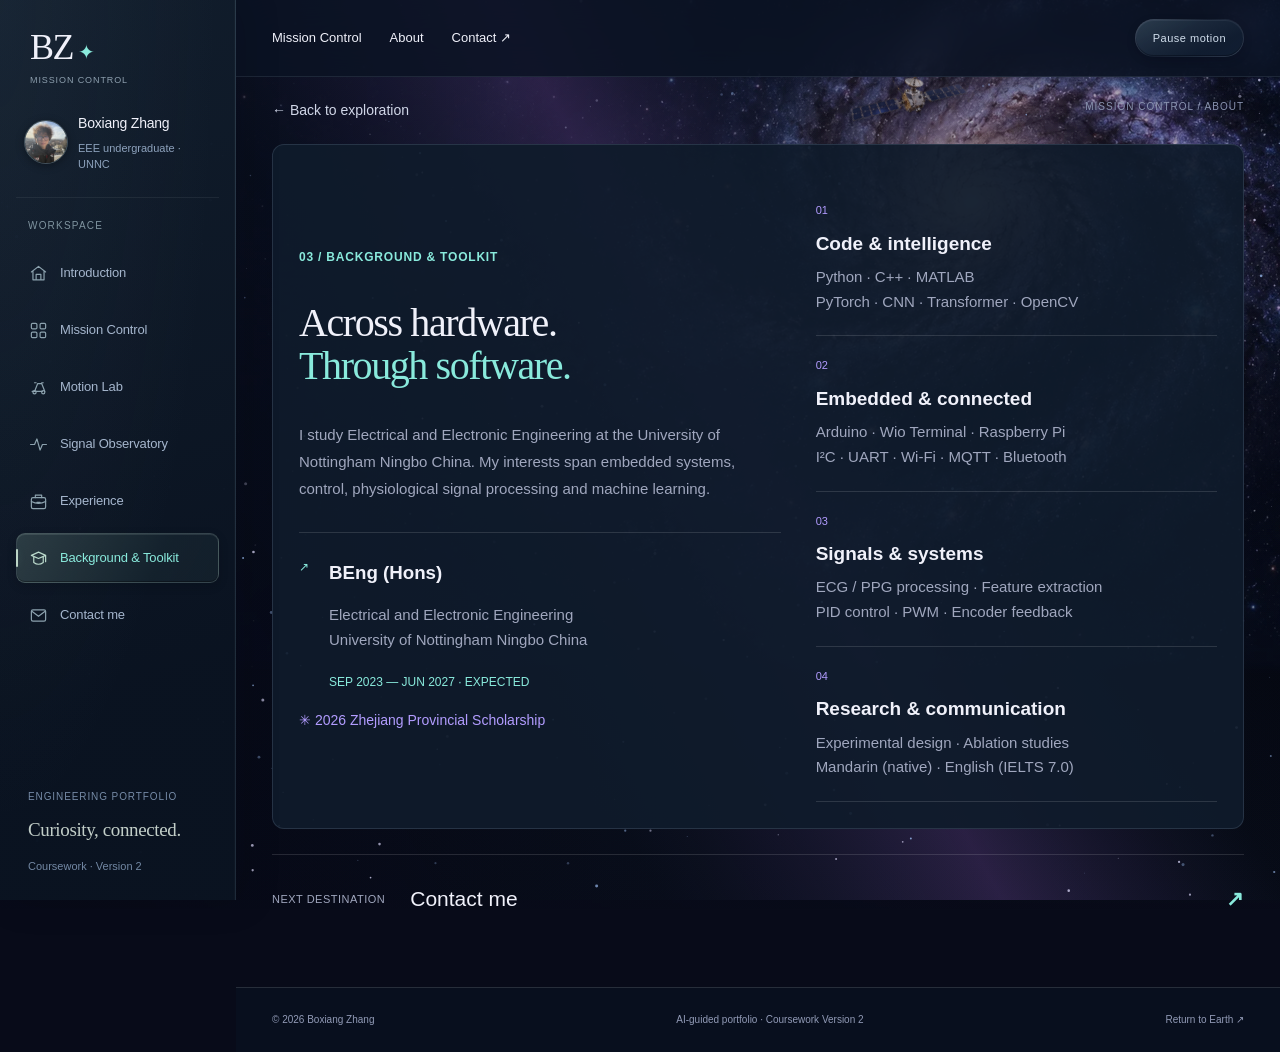
<file: version2-20261024/about.html>
<!doctype html><html lang="en"><head><meta charset="utf-8"><meta name="viewport" content="width=device-width,initial-scale=1"><meta name="theme-color" content="#080b19"><meta name="description" content="Boxiang Zhang's interactive engineering portfolio. Explore embedded control, physiological signals and industry experience."><title>About — Boxiang Zhang</title><link rel="icon" href="assets/mark.svg"><link rel="stylesheet" href="assets/galaxy.css?v=20261025-portrait3"><script src="assets/galaxy-motion.js?v=20261025-instruments4" defer></script><script src="assets/recording-source.js?v=20261025-publish1" defer></script><script src="assets/galaxy.js?v=20261025-card2" defer></script></head><body class="console-site"><a class="skip" href="#main">Skip to content</a><canvas id="galaxy" aria-hidden="true"></canvas><div class="nebula" aria-hidden="true"></div><div class="ring-galaxy" aria-hidden="true"><div class="galaxy-ring ring-b"><span class="orbital-satellite"><img src="assets/satellite-cinematic.webp" alt="" width="640" height="320"></span></div></div><aside class="console-rail" aria-label="Portfolio navigation"><a class="rail-brand" href="explore.html"><span>BZ<span class="rail-star">✦</span></span><small>MISSION CONTROL</small></a><div class="rail-profile"><img src="assets/portrait.jpg" width="44" height="44" alt="Boxiang Zhang"><div><strong>Boxiang Zhang</strong><span>EEE undergraduate · UNNC</span></div></div><p class="rail-label">WORKSPACE</p><nav class="rail-nav" aria-label="Pages"><a href="index.html" title="Introduction"><span aria-hidden="true"><svg class="rail-icon" viewBox="0 0 24 24" fill="none" stroke="currentColor" stroke-width="1.5" stroke-linecap="round" stroke-linejoin="round"><path d="m3 10 9-7 9 7M5 9v11h14V9M9 20v-7h6v7"/></svg></span><span class="rail-text">Introduction</span><small class="rail-short" aria-hidden="true">Home</small></a><a href="explore.html" title="Mission Control"><span aria-hidden="true"><svg class="rail-icon" viewBox="0 0 24 24" fill="none" stroke="currentColor" stroke-width="1.5" stroke-linecap="round" stroke-linejoin="round"><rect x="3" y="3" width="7" height="7" rx="1.5"/><rect x="14" y="3" width="7" height="7" rx="1.5"/><rect x="3" y="14" width="7" height="7" rx="1.5"/><rect x="14" y="14" width="7" height="7" rx="1.5"/></svg></span><span class="rail-text">Mission Control</span><small class="rail-short" aria-hidden="true">Control</small></a><a href="vehicle.html" title="Motion Lab"><span aria-hidden="true"><svg class="rail-icon" viewBox="0 0 24 24" fill="none" stroke="currentColor" stroke-width="1.5" stroke-linecap="round" stroke-linejoin="round"><path d="M4 17h3l4-10h5l4 10M7 17h10M7 6h2M16 6h2"/><circle cx="7" cy="18" r="2"/><circle cx="18" cy="18" r="2"/></svg></span><span class="rail-text">Motion Lab</span><small class="rail-short" aria-hidden="true">Car</small></a><a href="signals.html" title="Signal Observatory"><span aria-hidden="true"><svg class="rail-icon" viewBox="0 0 24 24" fill="none" stroke="currentColor" stroke-width="1.5" stroke-linecap="round" stroke-linejoin="round"><path d="M2 12h5l3-7 4 14 3-7h5"/></svg></span><span class="rail-text">Signal Observatory</span><small class="rail-short" aria-hidden="true">Signals</small></a><a href="experience.html" title="Experience"><span aria-hidden="true"><svg class="rail-icon" viewBox="0 0 24 24" fill="none" stroke="currentColor" stroke-width="1.5" stroke-linecap="round" stroke-linejoin="round"><rect x="3" y="7" width="18" height="14" rx="2"/><path d="M8 7V4h8v3M3 12c6 3 12 3 18 0M10 13h4"/></svg></span><span class="rail-text">Experience</span><small class="rail-short" aria-hidden="true">Work</small></a><a href="about.html" aria-current="page" title="Background & Toolkit"><span aria-hidden="true"><svg class="rail-icon" viewBox="0 0 24 24" fill="none" stroke="currentColor" stroke-width="1.5" stroke-linecap="round" stroke-linejoin="round"><path d="m3 8 9-4 9 4-9 4-9-4ZM6 10v7c4 3 8 3 12 0v-7M21 8v8"/></svg></span><span class="rail-text">Background & Toolkit</span><small class="rail-short" aria-hidden="true">About</small></a><a href="contact.html" title="Contact me"><span aria-hidden="true"><svg class="rail-icon" viewBox="0 0 24 24" fill="none" stroke="currentColor" stroke-width="1.5" stroke-linecap="round" stroke-linejoin="round"><rect x="3" y="5" width="18" height="14" rx="2"/><path d="m4 7 8 6 8-6"/></svg></span><span class="rail-text">Contact me</span><small class="rail-short" aria-hidden="true">Contact</small></a></nav><div class="rail-bottom"><span class="rail-label">ENGINEERING PORTFOLIO</span><p>Curiosity, connected.</p><span>Coursework · Version 2</span></div></aside><header><a class="brand" href="index.html">BZ<span>✦</span><small>BOXIANG ZHANG<br>ENGINEERING PORTFOLIO</small></a><nav aria-label="Main navigation"><a href="explore.html">Mission Control</a><a href="about.html">About</a><a href="contact.html">Contact ↗</a></nav><button id="motion" aria-pressed="false">Pause motion</button></header><main id="main"><div class="breadcrumbs"><a class="back" href="explore.html">← Back to exploration</a><span>MISSION CONTROL / ABOUT</span></div><div class="content-page"><section class="wrap about section" id="about" aria-labelledby="about-title"><div class="about-copy"><p class="eyebrow muted">03 / BACKGROUND &amp; TOOLKIT</p><h2 id="about-title">Across hardware.<br><span class="soft">Through software.</span></h2><p>I study Electrical and Electronic Engineering at the University of Nottingham Ningbo China. My interests span embedded systems, control, physiological signal processing and machine learning.</p><div class="education"><span class="education-icon" aria-hidden="true">↗</span><div><h3>BEng (Hons)</h3><p>Electrical and Electronic Engineering<br>University of Nottingham Ningbo China</p><span>SEP 2023 — JUN 2027 · EXPECTED</span></div></div><p class="award">✳ <span>2026 Zhejiang Provincial Scholarship</span></p></div><div class="toolkit"><div><span class="tool-number">01</span><h3>Code &amp; intelligence</h3><p>Python · C++ · MATLAB<br>PyTorch · CNN · Transformer · OpenCV</p></div><div><span class="tool-number">02</span><h3>Embedded &amp; connected</h3><p>Arduino · Wio Terminal · Raspberry Pi<br>I²C · UART · Wi-Fi · MQTT · Bluetooth</p></div><div><span class="tool-number">03</span><h3>Signals &amp; systems</h3><p>ECG / PPG processing · Feature extraction<br>PID control · PWM · Encoder feedback</p></div><div><span class="tool-number">04</span><h3>Research &amp; communication</h3><p>Experimental design · Ablation studies<br>Mandarin (native) · English (IELTS 7.0)</p></div></div></section></div><a class="next-mission" href="contact.html"><span>NEXT DESTINATION</span>Contact me <b>↗</b></a></main><footer><span>© 2026 Boxiang Zhang</span><span>AI-guided portfolio · Coursework Version 2</span><a href="index.html">Return to Earth ↗</a></footer><div id="launch" aria-hidden="true"><div class="launch-stars"></div><div class="rocket">🚀</div><p>LAUNCHING NEXT DESTINATION</p><span>BOXIANG ZHANG / EXPLORATION IN PROGRESS</span></div></body></html>
</file>
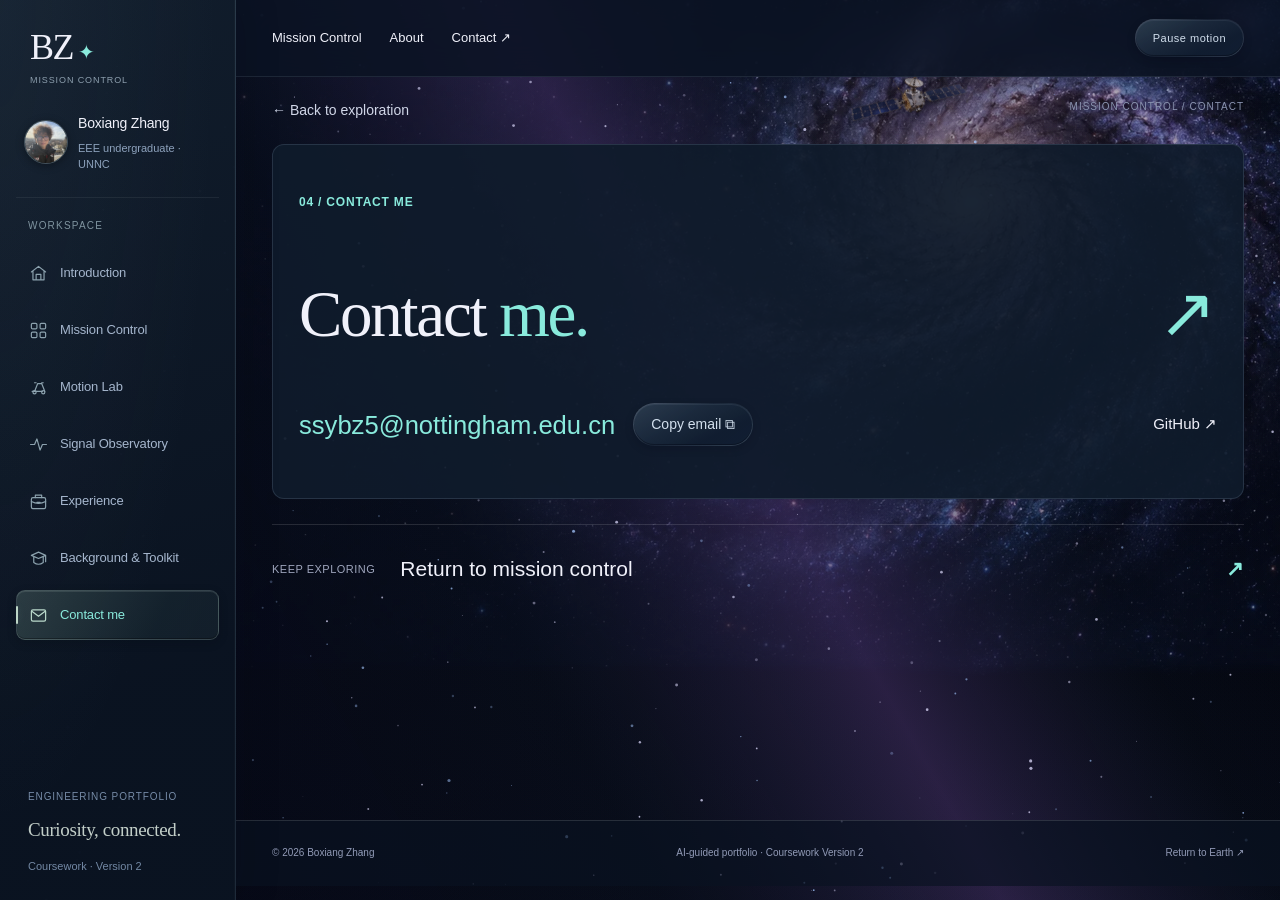
<file: version2-20261024/contact.html>
<!doctype html><html lang="en"><head><meta charset="utf-8"><meta name="viewport" content="width=device-width,initial-scale=1"><meta name="theme-color" content="#080b19"><meta name="description" content="Boxiang Zhang's interactive engineering portfolio. Explore embedded control, physiological signals and industry experience."><title>Contact — Boxiang Zhang</title><link rel="icon" href="assets/mark.svg"><link rel="stylesheet" href="assets/galaxy.css?v=20261025-portrait3"><script src="assets/galaxy-motion.js?v=20261025-instruments4" defer></script><script src="assets/recording-source.js?v=20261025-publish1" defer></script><script src="assets/galaxy.js?v=20261025-card2" defer></script></head><body class="console-site"><a class="skip" href="#main">Skip to content</a><canvas id="galaxy" aria-hidden="true"></canvas><div class="nebula" aria-hidden="true"></div><div class="ring-galaxy" aria-hidden="true"><div class="galaxy-ring ring-b"><span class="orbital-satellite"><img src="assets/satellite-cinematic.webp" alt="" width="640" height="320"></span></div></div><aside class="console-rail" aria-label="Portfolio navigation"><a class="rail-brand" href="explore.html"><span>BZ<span class="rail-star">✦</span></span><small>MISSION CONTROL</small></a><div class="rail-profile"><img src="assets/portrait.jpg" width="44" height="44" alt="Boxiang Zhang"><div><strong>Boxiang Zhang</strong><span>EEE undergraduate · UNNC</span></div></div><p class="rail-label">WORKSPACE</p><nav class="rail-nav" aria-label="Pages"><a href="index.html" title="Introduction"><span aria-hidden="true"><svg class="rail-icon" viewBox="0 0 24 24" fill="none" stroke="currentColor" stroke-width="1.5" stroke-linecap="round" stroke-linejoin="round"><path d="m3 10 9-7 9 7M5 9v11h14V9M9 20v-7h6v7"/></svg></span><span class="rail-text">Introduction</span><small class="rail-short" aria-hidden="true">Home</small></a><a href="explore.html" title="Mission Control"><span aria-hidden="true"><svg class="rail-icon" viewBox="0 0 24 24" fill="none" stroke="currentColor" stroke-width="1.5" stroke-linecap="round" stroke-linejoin="round"><rect x="3" y="3" width="7" height="7" rx="1.5"/><rect x="14" y="3" width="7" height="7" rx="1.5"/><rect x="3" y="14" width="7" height="7" rx="1.5"/><rect x="14" y="14" width="7" height="7" rx="1.5"/></svg></span><span class="rail-text">Mission Control</span><small class="rail-short" aria-hidden="true">Control</small></a><a href="vehicle.html" title="Motion Lab"><span aria-hidden="true"><svg class="rail-icon" viewBox="0 0 24 24" fill="none" stroke="currentColor" stroke-width="1.5" stroke-linecap="round" stroke-linejoin="round"><path d="M4 17h3l4-10h5l4 10M7 17h10M7 6h2M16 6h2"/><circle cx="7" cy="18" r="2"/><circle cx="18" cy="18" r="2"/></svg></span><span class="rail-text">Motion Lab</span><small class="rail-short" aria-hidden="true">Car</small></a><a href="signals.html" title="Signal Observatory"><span aria-hidden="true"><svg class="rail-icon" viewBox="0 0 24 24" fill="none" stroke="currentColor" stroke-width="1.5" stroke-linecap="round" stroke-linejoin="round"><path d="M2 12h5l3-7 4 14 3-7h5"/></svg></span><span class="rail-text">Signal Observatory</span><small class="rail-short" aria-hidden="true">Signals</small></a><a href="experience.html" title="Experience"><span aria-hidden="true"><svg class="rail-icon" viewBox="0 0 24 24" fill="none" stroke="currentColor" stroke-width="1.5" stroke-linecap="round" stroke-linejoin="round"><rect x="3" y="7" width="18" height="14" rx="2"/><path d="M8 7V4h8v3M3 12c6 3 12 3 18 0M10 13h4"/></svg></span><span class="rail-text">Experience</span><small class="rail-short" aria-hidden="true">Work</small></a><a href="about.html" title="Background & Toolkit"><span aria-hidden="true"><svg class="rail-icon" viewBox="0 0 24 24" fill="none" stroke="currentColor" stroke-width="1.5" stroke-linecap="round" stroke-linejoin="round"><path d="m3 8 9-4 9 4-9 4-9-4ZM6 10v7c4 3 8 3 12 0v-7M21 8v8"/></svg></span><span class="rail-text">Background & Toolkit</span><small class="rail-short" aria-hidden="true">About</small></a><a href="contact.html" aria-current="page" title="Contact me"><span aria-hidden="true"><svg class="rail-icon" viewBox="0 0 24 24" fill="none" stroke="currentColor" stroke-width="1.5" stroke-linecap="round" stroke-linejoin="round"><rect x="3" y="5" width="18" height="14" rx="2"/><path d="m4 7 8 6 8-6"/></svg></span><span class="rail-text">Contact me</span><small class="rail-short" aria-hidden="true">Contact</small></a></nav><div class="rail-bottom"><span class="rail-label">ENGINEERING PORTFOLIO</span><p>Curiosity, connected.</p><span>Coursework · Version 2</span></div></aside><header><a class="brand" href="index.html">BZ<span>✦</span><small>BOXIANG ZHANG<br>ENGINEERING PORTFOLIO</small></a><nav aria-label="Main navigation"><a href="explore.html">Mission Control</a><a href="about.html">About</a><a href="contact.html">Contact ↗</a></nav><button id="motion" aria-pressed="false">Pause motion</button></header><main id="main"><div class="breadcrumbs"><a class="back" href="explore.html">← Back to exploration</a><span>MISSION CONTROL / CONTACT</span></div><div class="content-page"><section class="contact" id="contact"><div class="wrap"><p class="eyebrow">04 / CONTACT ME</p><div class="contact-heading"><h2>Contact <em>me.</em></h2><a class="contact-arrow" href="mailto:ssybz5@nottingham.edu.cn" aria-label="Email Boxiang Zhang">↗</a></div><div class="contact-links"><a href="mailto:ssybz5@nottingham.edu.cn">ssybz5@nottingham.edu.cn</a><button id="copy-email">Copy email <span aria-hidden="true">⧉</span></button><a class="github" href="https://github.com/BoxiangZhang2004" target="_blank" rel="noopener noreferrer">GitHub ↗<span class="sr"> (opens in a new tab)</span></a></div><p id="copy-status" role="status"></p></div></section></div><a class="next-mission" href="explore.html"><span>KEEP EXPLORING</span>Return to mission control <b>↗</b></a></main><footer><span>© 2026 Boxiang Zhang</span><span>AI-guided portfolio · Coursework Version 2</span><a href="index.html">Return to Earth ↗</a></footer><div id="launch" aria-hidden="true"><div class="launch-stars"></div><div class="rocket">🚀</div><p>LAUNCHING NEXT DESTINATION</p><span>BOXIANG ZHANG / EXPLORATION IN PROGRESS</span></div></body></html>
</file>
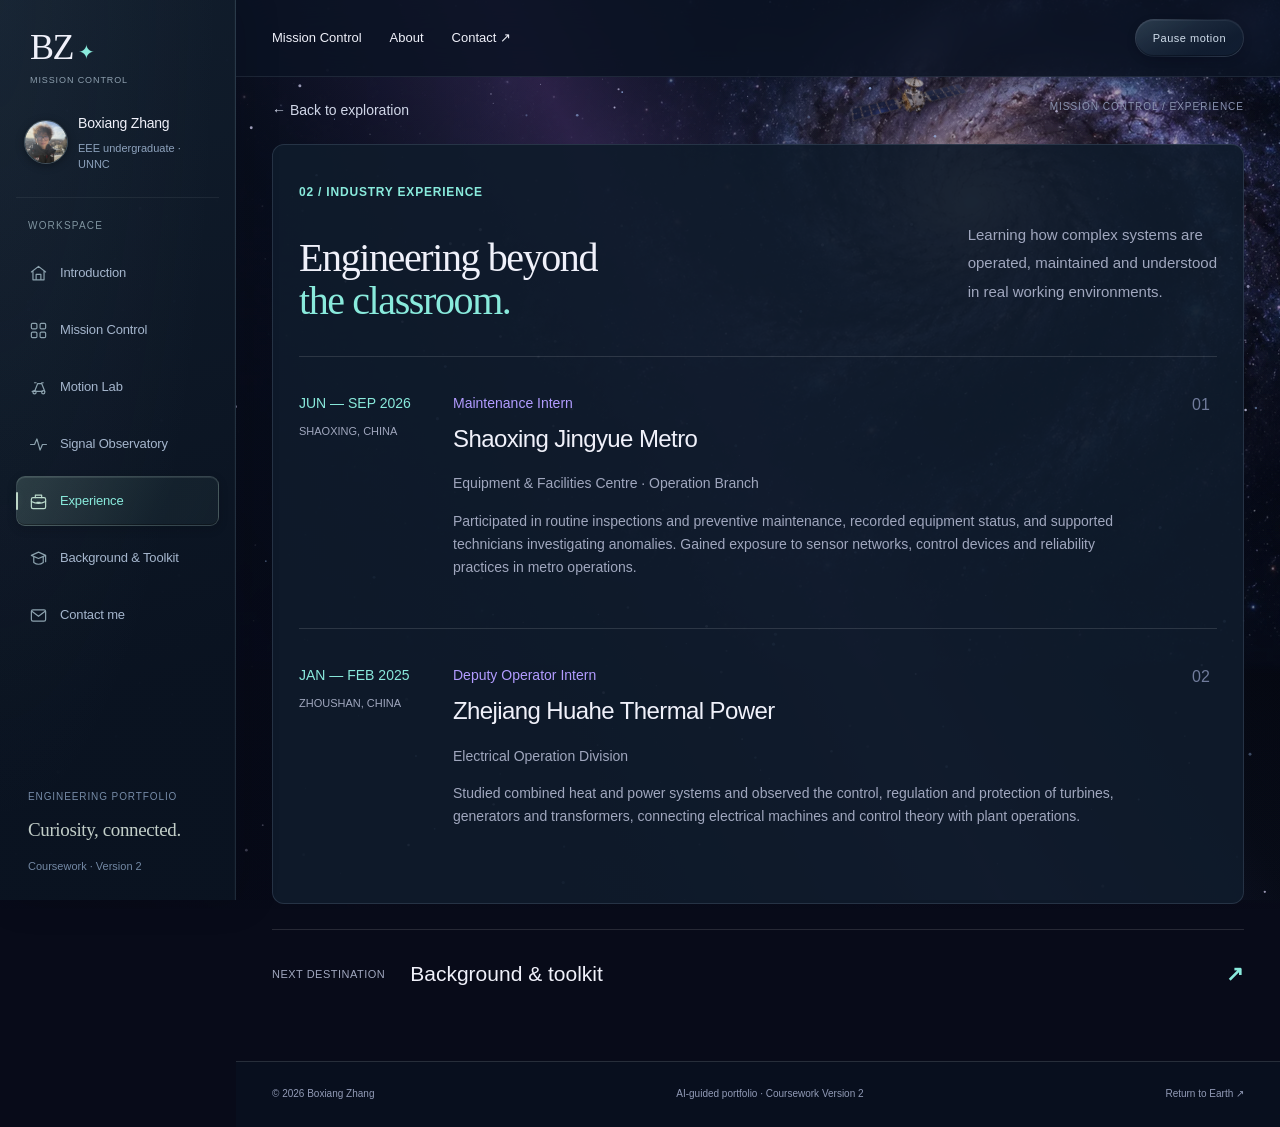
<file: version2-20261024/experience.html>
<!doctype html><html lang="en"><head><meta charset="utf-8"><meta name="viewport" content="width=device-width,initial-scale=1"><meta name="theme-color" content="#080b19"><meta name="description" content="Boxiang Zhang's interactive engineering portfolio. Explore embedded control, physiological signals and industry experience."><title>Experience — Boxiang Zhang</title><link rel="icon" href="assets/mark.svg"><link rel="stylesheet" href="assets/galaxy.css?v=20261025-portrait3"><script src="assets/galaxy-motion.js?v=20261025-instruments4" defer></script><script src="assets/recording-source.js?v=20261025-publish1" defer></script><script src="assets/galaxy.js?v=20261025-card2" defer></script></head><body class="console-site"><a class="skip" href="#main">Skip to content</a><canvas id="galaxy" aria-hidden="true"></canvas><div class="nebula" aria-hidden="true"></div><div class="ring-galaxy" aria-hidden="true"><div class="galaxy-ring ring-b"><span class="orbital-satellite"><img src="assets/satellite-cinematic.webp" alt="" width="640" height="320"></span></div></div><aside class="console-rail" aria-label="Portfolio navigation"><a class="rail-brand" href="explore.html"><span>BZ<span class="rail-star">✦</span></span><small>MISSION CONTROL</small></a><div class="rail-profile"><img src="assets/portrait.jpg" width="44" height="44" alt="Boxiang Zhang"><div><strong>Boxiang Zhang</strong><span>EEE undergraduate · UNNC</span></div></div><p class="rail-label">WORKSPACE</p><nav class="rail-nav" aria-label="Pages"><a href="index.html" title="Introduction"><span aria-hidden="true"><svg class="rail-icon" viewBox="0 0 24 24" fill="none" stroke="currentColor" stroke-width="1.5" stroke-linecap="round" stroke-linejoin="round"><path d="m3 10 9-7 9 7M5 9v11h14V9M9 20v-7h6v7"/></svg></span><span class="rail-text">Introduction</span><small class="rail-short" aria-hidden="true">Home</small></a><a href="explore.html" title="Mission Control"><span aria-hidden="true"><svg class="rail-icon" viewBox="0 0 24 24" fill="none" stroke="currentColor" stroke-width="1.5" stroke-linecap="round" stroke-linejoin="round"><rect x="3" y="3" width="7" height="7" rx="1.5"/><rect x="14" y="3" width="7" height="7" rx="1.5"/><rect x="3" y="14" width="7" height="7" rx="1.5"/><rect x="14" y="14" width="7" height="7" rx="1.5"/></svg></span><span class="rail-text">Mission Control</span><small class="rail-short" aria-hidden="true">Control</small></a><a href="vehicle.html" title="Motion Lab"><span aria-hidden="true"><svg class="rail-icon" viewBox="0 0 24 24" fill="none" stroke="currentColor" stroke-width="1.5" stroke-linecap="round" stroke-linejoin="round"><path d="M4 17h3l4-10h5l4 10M7 17h10M7 6h2M16 6h2"/><circle cx="7" cy="18" r="2"/><circle cx="18" cy="18" r="2"/></svg></span><span class="rail-text">Motion Lab</span><small class="rail-short" aria-hidden="true">Car</small></a><a href="signals.html" title="Signal Observatory"><span aria-hidden="true"><svg class="rail-icon" viewBox="0 0 24 24" fill="none" stroke="currentColor" stroke-width="1.5" stroke-linecap="round" stroke-linejoin="round"><path d="M2 12h5l3-7 4 14 3-7h5"/></svg></span><span class="rail-text">Signal Observatory</span><small class="rail-short" aria-hidden="true">Signals</small></a><a href="experience.html" aria-current="page" title="Experience"><span aria-hidden="true"><svg class="rail-icon" viewBox="0 0 24 24" fill="none" stroke="currentColor" stroke-width="1.5" stroke-linecap="round" stroke-linejoin="round"><rect x="3" y="7" width="18" height="14" rx="2"/><path d="M8 7V4h8v3M3 12c6 3 12 3 18 0M10 13h4"/></svg></span><span class="rail-text">Experience</span><small class="rail-short" aria-hidden="true">Work</small></a><a href="about.html" title="Background & Toolkit"><span aria-hidden="true"><svg class="rail-icon" viewBox="0 0 24 24" fill="none" stroke="currentColor" stroke-width="1.5" stroke-linecap="round" stroke-linejoin="round"><path d="m3 8 9-4 9 4-9 4-9-4ZM6 10v7c4 3 8 3 12 0v-7M21 8v8"/></svg></span><span class="rail-text">Background & Toolkit</span><small class="rail-short" aria-hidden="true">About</small></a><a href="contact.html" title="Contact me"><span aria-hidden="true"><svg class="rail-icon" viewBox="0 0 24 24" fill="none" stroke="currentColor" stroke-width="1.5" stroke-linecap="round" stroke-linejoin="round"><rect x="3" y="5" width="18" height="14" rx="2"/><path d="m4 7 8 6 8-6"/></svg></span><span class="rail-text">Contact me</span><small class="rail-short" aria-hidden="true">Contact</small></a></nav><div class="rail-bottom"><span class="rail-label">ENGINEERING PORTFOLIO</span><p>Curiosity, connected.</p><span>Coursework · Version 2</span></div></aside><header><a class="brand" href="index.html">BZ<span>✦</span><small>BOXIANG ZHANG<br>ENGINEERING PORTFOLIO</small></a><nav aria-label="Main navigation"><a href="explore.html">Mission Control</a><a href="about.html">About</a><a href="contact.html">Contact ↗</a></nav><button id="motion" aria-pressed="false">Pause motion</button></header><main id="main"><div class="breadcrumbs"><a class="back" href="explore.html">← Back to exploration</a><span>MISSION CONTROL / EXPERIENCE</span></div><div class="content-page"><section class="experience section" id="experience" aria-labelledby="experience-title"><div class="wrap"><div class="section-top"><div><p class="eyebrow muted">02 / INDUSTRY EXPERIENCE</p><h2 id="experience-title">Engineering beyond<br><span class="soft">the classroom.</span></h2></div><p class="section-note">Learning how complex systems are<br>operated, maintained and understood<br>in real working environments.</p></div><div class="experience-row"><div class="date">JUN — SEP 2026<span>SHAOXING, CHINA</span></div><div><p class="role">Maintenance Intern</p><h3>Shaoxing Jingyue Metro</h3><p class="department">Equipment &amp; Facilities Centre · Operation Branch</p><p>Participated in routine inspections and preventive maintenance, recorded equipment status, and supported technicians investigating anomalies. Gained exposure to sensor networks, control devices and reliability practices in metro operations.</p></div><span class="row-index" aria-hidden="true">01</span></div><div class="experience-row"><div class="date">JAN — FEB 2025<span>ZHOUSHAN, CHINA</span></div><div><p class="role">Deputy Operator Intern</p><h3>Zhejiang Huahe Thermal Power</h3><p class="department">Electrical Operation Division</p><p>Studied combined heat and power systems and observed the control, regulation and protection of turbines, generators and transformers, connecting electrical machines and control theory with plant operations.</p></div><span class="row-index" aria-hidden="true">02</span></div></div></section></div><a class="next-mission" href="about.html"><span>NEXT DESTINATION</span>Background &amp; toolkit <b>↗</b></a></main><footer><span>© 2026 Boxiang Zhang</span><span>AI-guided portfolio · Coursework Version 2</span><a href="index.html">Return to Earth ↗</a></footer><div id="launch" aria-hidden="true"><div class="launch-stars"></div><div class="rocket">🚀</div><p>LAUNCHING NEXT DESTINATION</p><span>BOXIANG ZHANG / EXPLORATION IN PROGRESS</span></div></body></html>
</file>
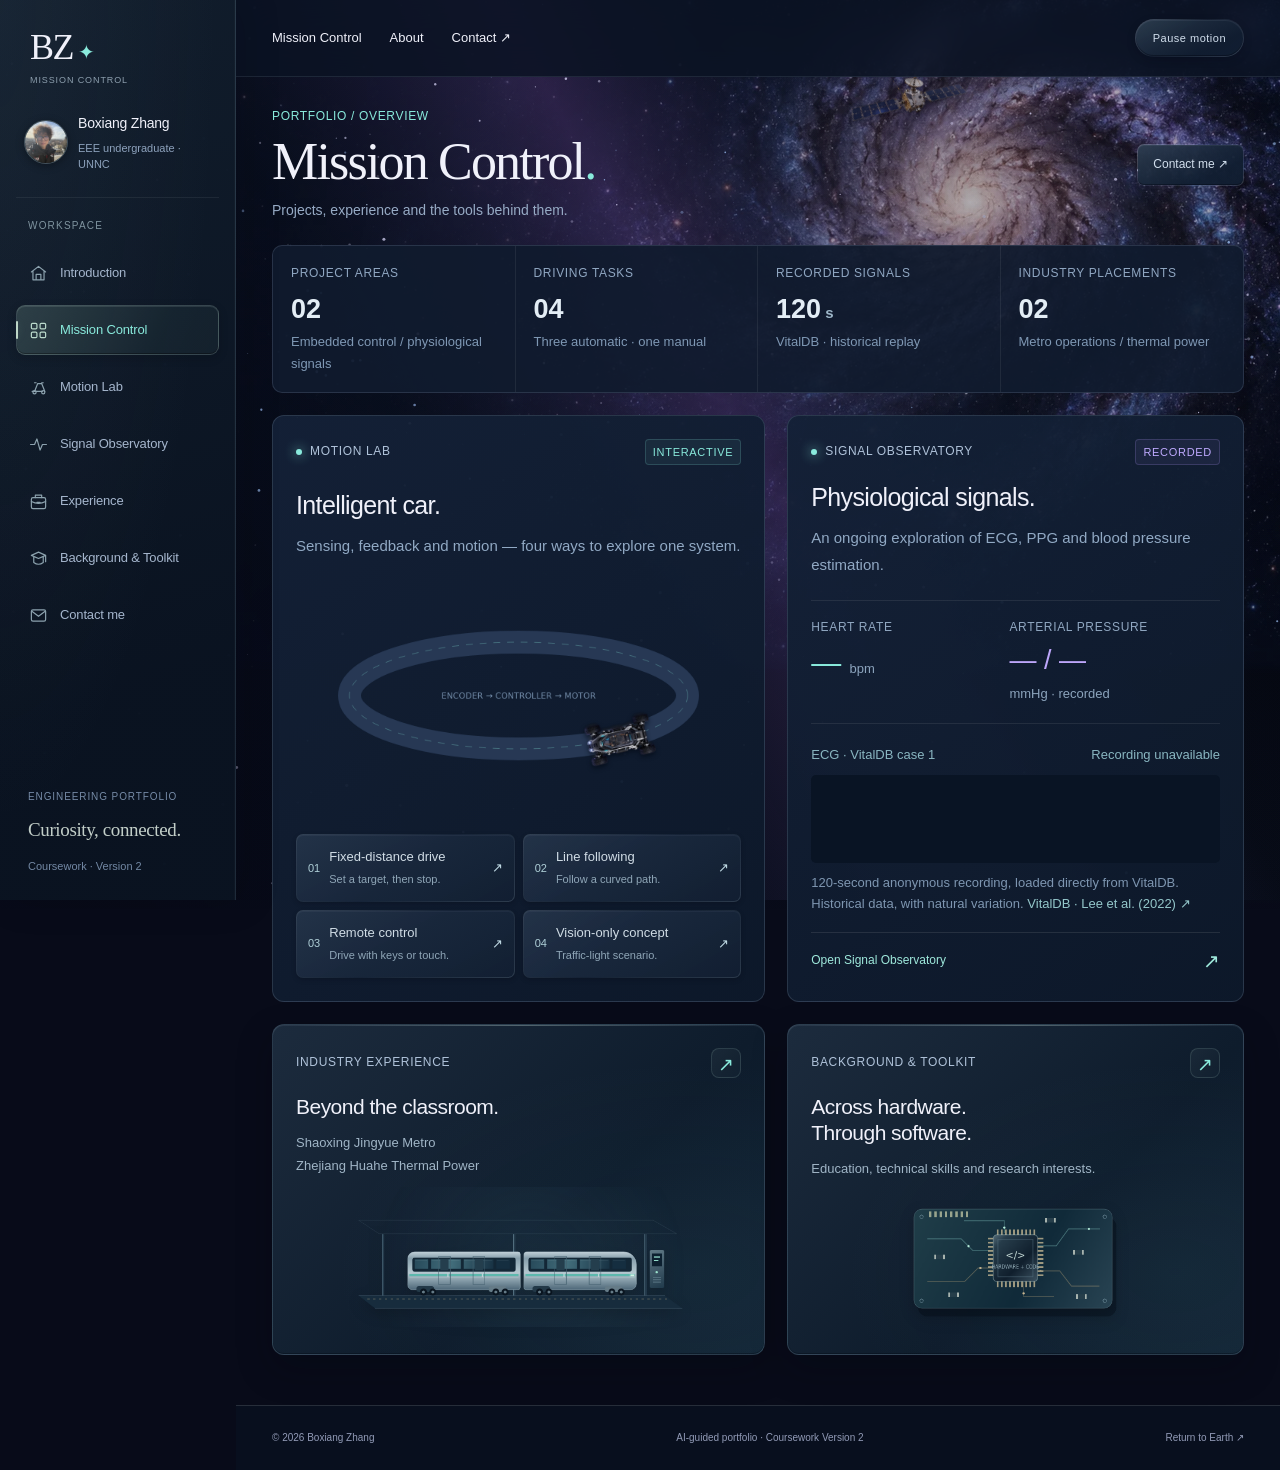
<file: version2-20261024/explore.html>
<!doctype html><html lang="en"><head><meta charset="utf-8"><meta name="viewport" content="width=device-width,initial-scale=1"><meta name="theme-color" content="#080b19"><meta name="description" content="Boxiang Zhang's interactive engineering portfolio. Explore embedded control, physiological signals and industry experience."><title>Mission Control — Boxiang Zhang</title><link rel="icon" href="assets/mark.svg"><link rel="stylesheet" href="assets/galaxy.css?v=20261025-portrait3"><script src="assets/galaxy-motion.js?v=20261025-instruments4" defer></script><script src="assets/recording-source.js?v=20261025-publish1" defer></script><script src="assets/galaxy.js?v=20261025-card2" defer></script><script src="assets/dashboard.js?v=20261025-publish1" defer></script></head><body class="console-site"><a class="skip" href="#main">Skip to content</a><canvas id="galaxy" aria-hidden="true"></canvas><div class="nebula" aria-hidden="true"></div><div class="ring-galaxy" aria-hidden="true"><div class="galaxy-ring ring-b"><span class="orbital-satellite"><img src="assets/satellite-cinematic.webp" alt="" width="640" height="320"></span></div></div><aside class="console-rail" aria-label="Portfolio navigation"><a class="rail-brand" href="explore.html"><span>BZ<span class="rail-star">✦</span></span><small>MISSION CONTROL</small></a><div class="rail-profile"><img src="assets/portrait.jpg" width="44" height="44" alt="Boxiang Zhang"><div><strong>Boxiang Zhang</strong><span>EEE undergraduate · UNNC</span></div></div><p class="rail-label">WORKSPACE</p><nav class="rail-nav" aria-label="Pages"><a href="index.html" title="Introduction"><span aria-hidden="true"><svg class="rail-icon" viewBox="0 0 24 24" fill="none" stroke="currentColor" stroke-width="1.5" stroke-linecap="round" stroke-linejoin="round"><path d="m3 10 9-7 9 7M5 9v11h14V9M9 20v-7h6v7"/></svg></span><span class="rail-text">Introduction</span><small class="rail-short" aria-hidden="true">Home</small></a><a href="explore.html" aria-current="page" title="Mission Control"><span aria-hidden="true"><svg class="rail-icon" viewBox="0 0 24 24" fill="none" stroke="currentColor" stroke-width="1.5" stroke-linecap="round" stroke-linejoin="round"><rect x="3" y="3" width="7" height="7" rx="1.5"/><rect x="14" y="3" width="7" height="7" rx="1.5"/><rect x="3" y="14" width="7" height="7" rx="1.5"/><rect x="14" y="14" width="7" height="7" rx="1.5"/></svg></span><span class="rail-text">Mission Control</span><small class="rail-short" aria-hidden="true">Control</small></a><a href="vehicle.html" title="Motion Lab"><span aria-hidden="true"><svg class="rail-icon" viewBox="0 0 24 24" fill="none" stroke="currentColor" stroke-width="1.5" stroke-linecap="round" stroke-linejoin="round"><path d="M4 17h3l4-10h5l4 10M7 17h10M7 6h2M16 6h2"/><circle cx="7" cy="18" r="2"/><circle cx="18" cy="18" r="2"/></svg></span><span class="rail-text">Motion Lab</span><small class="rail-short" aria-hidden="true">Car</small></a><a href="signals.html" title="Signal Observatory"><span aria-hidden="true"><svg class="rail-icon" viewBox="0 0 24 24" fill="none" stroke="currentColor" stroke-width="1.5" stroke-linecap="round" stroke-linejoin="round"><path d="M2 12h5l3-7 4 14 3-7h5"/></svg></span><span class="rail-text">Signal Observatory</span><small class="rail-short" aria-hidden="true">Signals</small></a><a href="experience.html" title="Experience"><span aria-hidden="true"><svg class="rail-icon" viewBox="0 0 24 24" fill="none" stroke="currentColor" stroke-width="1.5" stroke-linecap="round" stroke-linejoin="round"><rect x="3" y="7" width="18" height="14" rx="2"/><path d="M8 7V4h8v3M3 12c6 3 12 3 18 0M10 13h4"/></svg></span><span class="rail-text">Experience</span><small class="rail-short" aria-hidden="true">Work</small></a><a href="about.html" title="Background & Toolkit"><span aria-hidden="true"><svg class="rail-icon" viewBox="0 0 24 24" fill="none" stroke="currentColor" stroke-width="1.5" stroke-linecap="round" stroke-linejoin="round"><path d="m3 8 9-4 9 4-9 4-9-4ZM6 10v7c4 3 8 3 12 0v-7M21 8v8"/></svg></span><span class="rail-text">Background & Toolkit</span><small class="rail-short" aria-hidden="true">About</small></a><a href="contact.html" title="Contact me"><span aria-hidden="true"><svg class="rail-icon" viewBox="0 0 24 24" fill="none" stroke="currentColor" stroke-width="1.5" stroke-linecap="round" stroke-linejoin="round"><rect x="3" y="5" width="18" height="14" rx="2"/><path d="m4 7 8 6 8-6"/></svg></span><span class="rail-text">Contact me</span><small class="rail-short" aria-hidden="true">Contact</small></a></nav><div class="rail-bottom"><span class="rail-label">ENGINEERING PORTFOLIO</span><p>Curiosity, connected.</p><span>Coursework · Version 2</span></div></aside><header><a class="brand" href="index.html">BZ<span>✦</span><small>BOXIANG ZHANG<br>ENGINEERING PORTFOLIO</small></a><nav aria-label="Main navigation"><a href="explore.html">Mission Control</a><a href="about.html">About</a><a href="contact.html">Contact ↗</a></nav><button id="motion" aria-pressed="false">Pause motion</button></header><main id="main"><div class="dash-heading"><div><p class="eyebrow">PORTFOLIO / OVERVIEW</p><h1>Mission Control<span class="heading-dot">.</span></h1><p>Projects, experience and the tools behind them.</p></div><a class="dash-contact" href="contact.html">Contact me ↗</a></div><section class="dash-stats" aria-label="Portfolio at a glance"><div><span>PROJECT AREAS</span><strong>02 <small>Embedded control / physiological signals</small></strong></div><div><span>DRIVING TASKS</span><strong>04 <small>Three automatic · one manual</small></strong></div><div><span>RECORDED SIGNALS</span><strong>120<span class="stat-unit"> s</span> <small>VitalDB · historical replay</small></strong></div><div><span>INDUSTRY PLACEMENTS</span><strong>02 <small>Metro operations / thermal power</small></strong></div></section><div class="dash-grid"><section class="dash-panel dash-motion"><div class="dash-panel-head"><span><i class="live-dot"></i>MOTION LAB</span><span class="dash-badge">INTERACTIVE</span></div><h2>Intelligent car.</h2><p>Sensing, feedback and motion — four ways to explore one system.</p><div class="dash-car-art"><canvas class="card-animation" data-scene="car" width="600" height="180" aria-hidden="true"></canvas></div><div class="dash-task-list" aria-label="Launch a driving task"><a href="vehicle.html?task=distance"><b>01</b><span class="dash-task-copy">Fixed-distance drive<small>Set a target, then stop.</small></span><span>↗</span></a><a href="vehicle.html?task=line"><b>02</b><span class="dash-task-copy">Line following<small>Follow a curved path.</small></span><span>↗</span></a><a href="vehicle.html?task=remote"><b>03</b><span class="dash-task-copy">Remote control<small>Drive with keys or touch.</small></span><span>↗</span></a><a href="vehicle.html?task=vision"><b>04</b><span class="dash-task-copy">Vision-only concept<small>Traffic-light scenario.</small></span><span>↗</span></a></div></section><section class="dash-panel dash-signals"><div class="dash-panel-head"><span><i class="live-dot"></i>SIGNAL OBSERVATORY</span><span class="dash-badge purple">RECORDED</span></div><h2>Physiological signals.</h2><p>An ongoing exploration of ECG, PPG and blood pressure estimation.</p><div class="dash-readings"><div><span>HEART RATE</span><strong id="dash-hr">— <small>bpm</small></strong></div><div><span>ARTERIAL PRESSURE</span><strong id="dash-bp">— / —</strong><small>mmHg · recorded</small></div></div><div class="dash-wave-head"><span>ECG · VitalDB case 1</span><span id="dash-replay-state" role="status">Loading recording…</span></div><canvas id="dash-ecg" width="700" height="150" role="img" aria-label="Preview of recorded VitalDB ECG"></canvas><p class="dash-recording-note">120-second anonymous recording, loaded directly from VitalDB. Historical data, with natural variation. <a href="https://doi.org/10.1038/s41597-022-01411-5" target="_blank" rel="noopener noreferrer">VitalDB · Lee et al. (2022) ↗</a></p><a class="dash-panel-link" href="signals.html">Open Signal Observatory <span>↗</span></a></section><a class="dash-panel dash-small" href="experience.html"><div class="dash-panel-head"><span>INDUSTRY EXPERIENCE</span><span>↗</span></div><div class="dash-small-body"><div><h2>Beyond the classroom.</h2><p>Shaoxing Jingyue Metro<br>Zhejiang Huahe Thermal Power</p></div><canvas class="card-animation" data-scene="industry" width="600" height="120" aria-hidden="true"></canvas></div></a><a class="dash-panel dash-small" href="about.html"><div class="dash-panel-head"><span>BACKGROUND &amp; TOOLKIT</span><span>↗</span></div><div class="dash-small-body"><div><h2>Across hardware.<br>Through software.</h2><p>Education, technical skills and research interests.</p></div><canvas class="card-animation" data-scene="toolkit" width="600" height="120" aria-hidden="true"></canvas></div></a></div></main><footer><span>© 2026 Boxiang Zhang</span><span>AI-guided portfolio · Coursework Version 2</span><a href="index.html">Return to Earth ↗</a></footer><div id="launch" aria-hidden="true"><div class="launch-stars"></div><div class="rocket">🚀</div><p>LAUNCHING NEXT DESTINATION</p><span>BOXIANG ZHANG / EXPLORATION IN PROGRESS</span></div></body></html>
</file>
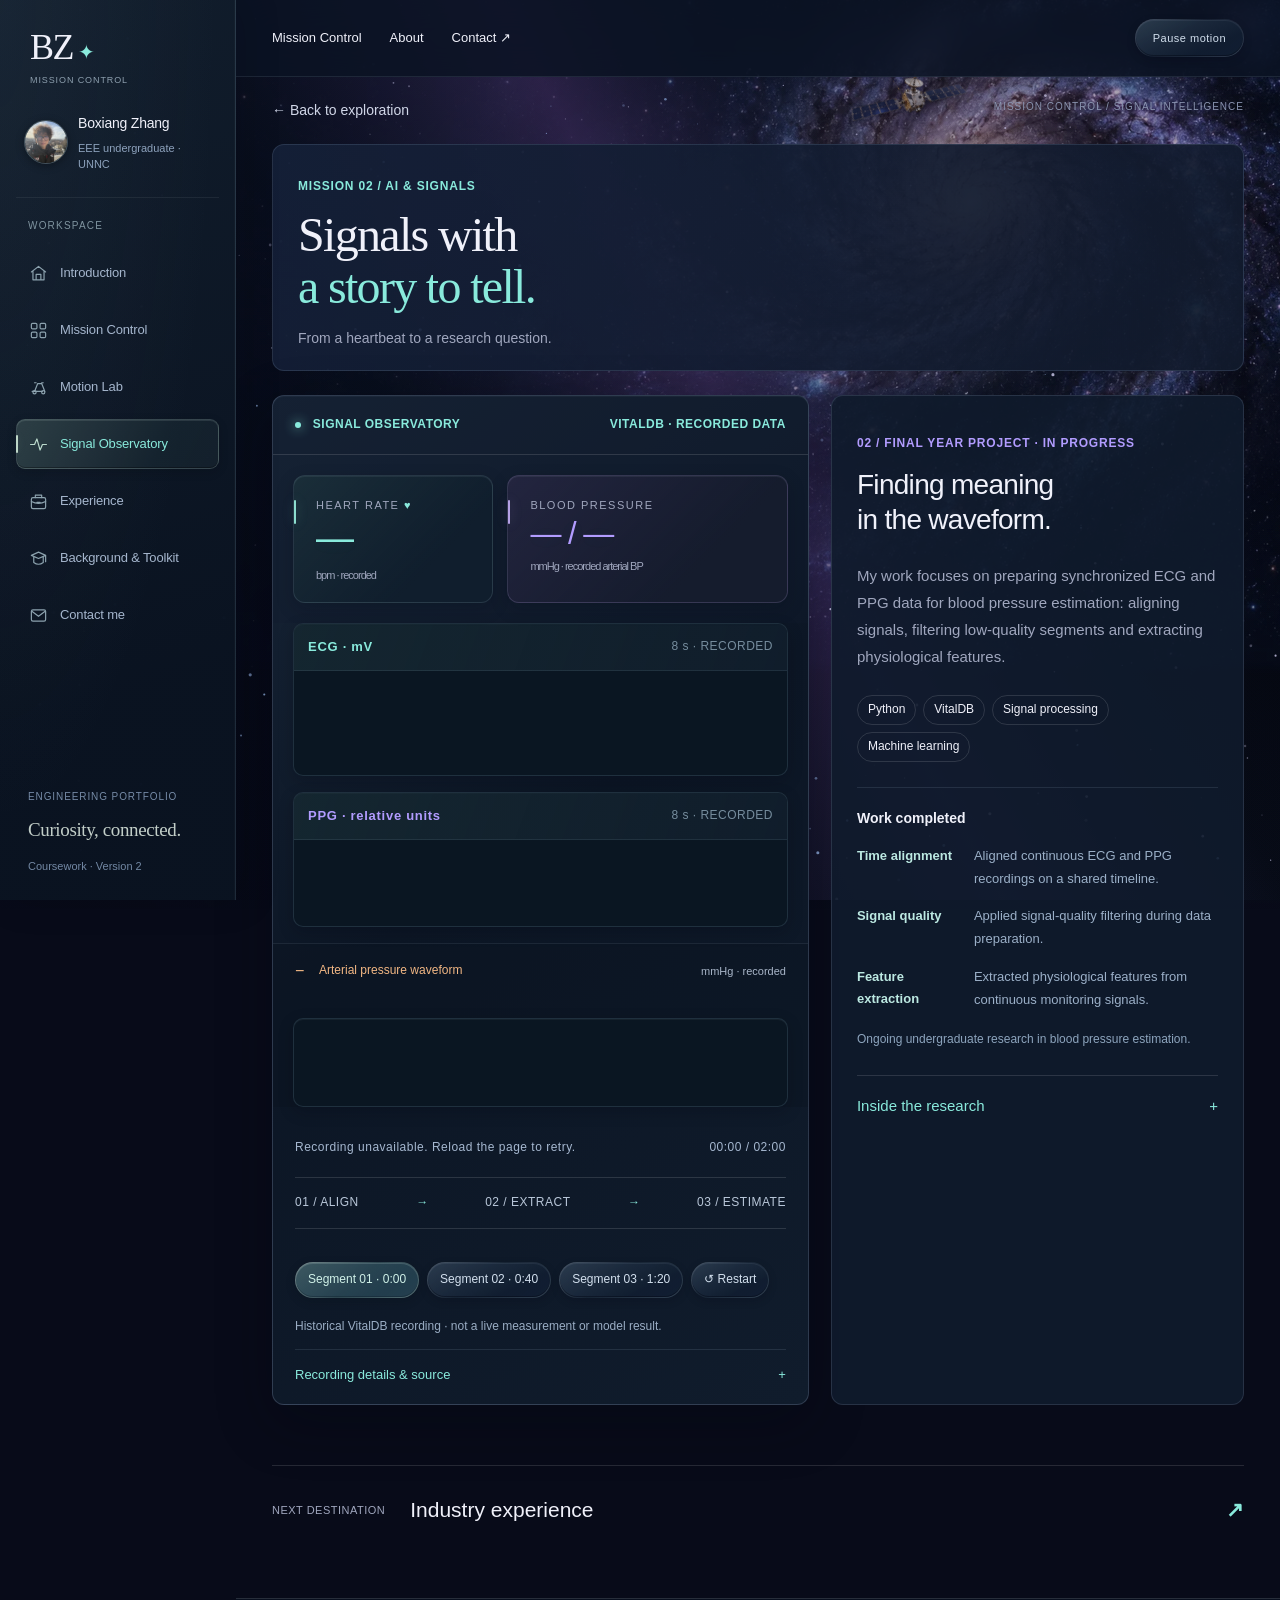
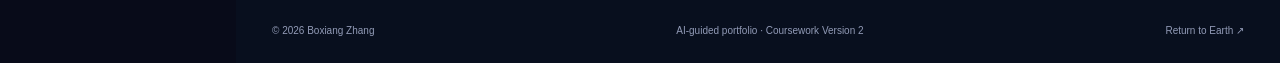
<file: version2-20261024/signals.html>
<!doctype html><html lang="en"><head><meta charset="utf-8"><meta name="viewport" content="width=device-width,initial-scale=1"><meta name="theme-color" content="#080b19"><meta name="description" content="Boxiang Zhang's interactive engineering portfolio. Explore embedded control, physiological signals and industry experience."><title>Signal intelligence — Boxiang Zhang</title><link rel="icon" href="assets/mark.svg"><link rel="stylesheet" href="assets/galaxy.css?v=20261025-portrait3"><script src="assets/galaxy-motion.js?v=20261025-instruments4" defer></script><script src="assets/recording-source.js?v=20261025-publish1" defer></script><script src="assets/galaxy.js?v=20261025-card2" defer></script></head><body class="console-site"><a class="skip" href="#main">Skip to content</a><canvas id="galaxy" aria-hidden="true"></canvas><div class="nebula" aria-hidden="true"></div><div class="ring-galaxy" aria-hidden="true"><div class="galaxy-ring ring-b"><span class="orbital-satellite"><img src="assets/satellite-cinematic.webp" alt="" width="640" height="320"></span></div></div><aside class="console-rail" aria-label="Portfolio navigation"><a class="rail-brand" href="explore.html"><span>BZ<span class="rail-star">✦</span></span><small>MISSION CONTROL</small></a><div class="rail-profile"><img src="assets/portrait.jpg" width="44" height="44" alt="Boxiang Zhang"><div><strong>Boxiang Zhang</strong><span>EEE undergraduate · UNNC</span></div></div><p class="rail-label">WORKSPACE</p><nav class="rail-nav" aria-label="Pages"><a href="index.html" title="Introduction"><span aria-hidden="true"><svg class="rail-icon" viewBox="0 0 24 24" fill="none" stroke="currentColor" stroke-width="1.5" stroke-linecap="round" stroke-linejoin="round"><path d="m3 10 9-7 9 7M5 9v11h14V9M9 20v-7h6v7"/></svg></span><span class="rail-text">Introduction</span><small class="rail-short" aria-hidden="true">Home</small></a><a href="explore.html" title="Mission Control"><span aria-hidden="true"><svg class="rail-icon" viewBox="0 0 24 24" fill="none" stroke="currentColor" stroke-width="1.5" stroke-linecap="round" stroke-linejoin="round"><rect x="3" y="3" width="7" height="7" rx="1.5"/><rect x="14" y="3" width="7" height="7" rx="1.5"/><rect x="3" y="14" width="7" height="7" rx="1.5"/><rect x="14" y="14" width="7" height="7" rx="1.5"/></svg></span><span class="rail-text">Mission Control</span><small class="rail-short" aria-hidden="true">Control</small></a><a href="vehicle.html" title="Motion Lab"><span aria-hidden="true"><svg class="rail-icon" viewBox="0 0 24 24" fill="none" stroke="currentColor" stroke-width="1.5" stroke-linecap="round" stroke-linejoin="round"><path d="M4 17h3l4-10h5l4 10M7 17h10M7 6h2M16 6h2"/><circle cx="7" cy="18" r="2"/><circle cx="18" cy="18" r="2"/></svg></span><span class="rail-text">Motion Lab</span><small class="rail-short" aria-hidden="true">Car</small></a><a href="signals.html" aria-current="page" title="Signal Observatory"><span aria-hidden="true"><svg class="rail-icon" viewBox="0 0 24 24" fill="none" stroke="currentColor" stroke-width="1.5" stroke-linecap="round" stroke-linejoin="round"><path d="M2 12h5l3-7 4 14 3-7h5"/></svg></span><span class="rail-text">Signal Observatory</span><small class="rail-short" aria-hidden="true">Signals</small></a><a href="experience.html" title="Experience"><span aria-hidden="true"><svg class="rail-icon" viewBox="0 0 24 24" fill="none" stroke="currentColor" stroke-width="1.5" stroke-linecap="round" stroke-linejoin="round"><rect x="3" y="7" width="18" height="14" rx="2"/><path d="M8 7V4h8v3M3 12c6 3 12 3 18 0M10 13h4"/></svg></span><span class="rail-text">Experience</span><small class="rail-short" aria-hidden="true">Work</small></a><a href="about.html" title="Background & Toolkit"><span aria-hidden="true"><svg class="rail-icon" viewBox="0 0 24 24" fill="none" stroke="currentColor" stroke-width="1.5" stroke-linecap="round" stroke-linejoin="round"><path d="m3 8 9-4 9 4-9 4-9-4ZM6 10v7c4 3 8 3 12 0v-7M21 8v8"/></svg></span><span class="rail-text">Background & Toolkit</span><small class="rail-short" aria-hidden="true">About</small></a><a href="contact.html" title="Contact me"><span aria-hidden="true"><svg class="rail-icon" viewBox="0 0 24 24" fill="none" stroke="currentColor" stroke-width="1.5" stroke-linecap="round" stroke-linejoin="round"><rect x="3" y="5" width="18" height="14" rx="2"/><path d="m4 7 8 6 8-6"/></svg></span><span class="rail-text">Contact me</span><small class="rail-short" aria-hidden="true">Contact</small></a></nav><div class="rail-bottom"><span class="rail-label">ENGINEERING PORTFOLIO</span><p>Curiosity, connected.</p><span>Coursework · Version 2</span></div></aside><header><a class="brand" href="index.html">BZ<span>✦</span><small>BOXIANG ZHANG<br>ENGINEERING PORTFOLIO</small></a><nav aria-label="Main navigation"><a href="explore.html">Mission Control</a><a href="about.html">About</a><a href="contact.html">Contact ↗</a></nav><button id="motion" aria-pressed="false">Pause motion</button></header><main id="main"><div class="breadcrumbs"><a class="back" href="explore.html">← Back to exploration</a><span>MISSION CONTROL / SIGNAL INTELLIGENCE</span></div><section class="page-heading"><p class="eyebrow">MISSION 02 / AI &amp; SIGNALS</p><h1>Signals with<br><em>a story to tell.</em></h1><p>From a heartbeat to a research question.</p></section><div class="signal-mobile-tabs" role="tablist" aria-label="Signal project views"><button id="project-view-tab" role="tab" aria-controls="signal-project-panel" aria-selected="true" data-signal-view="project">Project work</button><button id="recording-view-tab" role="tab" aria-controls="signal-recording-panel" aria-selected="false" tabindex="-1" data-signal-view="recording">Signal replay</button></div><div class="demo-layout signal-layout" data-mobile-tab="project"><section class="demo-panel monitor" id="signal-recording-panel"><div class="panel-top"><span><i class="live-dot"></i> SIGNAL OBSERVATORY</span><span>VITALDB · RECORDED DATA</span></div><div class="monitor-readings"><div><span>HEART RATE <i class="heart">♥</i></span><strong id="heart-rate">—<small>bpm · recorded</small></strong></div><div><span>BLOOD PRESSURE</span><strong><span id="bp">— / —</span><small>mmHg · recorded arterial BP</small></strong></div></div><div class="wave-instrument wave-ecg"><div class="wave-label"><span>ECG · mV</span><span>8 s · RECORDED</span></div><canvas id="ecg" width="800" height="170" role="img" aria-label="Replay of recorded VitalDB ECG lead II"></canvas></div><div class="wave-instrument wave-ppg"><div class="wave-label"><span>PPG · relative units</span><span>8 s · RECORDED</span></div><canvas id="ppg" width="800" height="140" role="img" aria-label="Replay of recorded VitalDB photoplethysmogram"></canvas></div><details class="secondary-wave" data-mobile-collapse open><summary>Arterial pressure waveform <span>mmHg · recorded</span></summary><div class="wave-instrument wave-art"><div class="wave-label pressure-label"><span>ARTERIAL PRESSURE</span><span>RECORDED · mmHg</span></div><canvas id="art" width="800" height="140" role="img" aria-label="Replay of recorded VitalDB arterial pressure waveform"></canvas></div></details><div class="replay-meta"><span id="replay-status" role="status">Loading recorded signals…</span><span id="replay-time">00:00 / 02:00</span></div><div class="pipeline"><span>01 / ALIGN</span><i>→</i><span>02 / EXTRACT</span><i>→</i><span>03 / ESTIMATE</span></div><div class="task-buttons" role="group" aria-label="Recorded replay segment"><button class="active" data-segment="0" aria-pressed="true">Segment 01 · 0:00</button><button data-segment="40" aria-pressed="false">Segment 02 · 0:40</button><button data-segment="80" aria-pressed="false">Segment 03 · 1:20</button><button id="restart-replay">↺ Restart</button></div><p class="replay-caption">Historical VitalDB recording · not a live measurement or model result.</p><details class="data-details"><summary>Recording details &amp; source <span aria-hidden="true">+</span></summary><p class="demo-note">RECORDED DATA REPLAY · Loaded directly from VitalDB; availability depends on the source service.  An anonymous VitalDB record, case 1, source time 60:00–62:00. ECG, PPG, arterial pressure and monitor HR/BP share the original timeline. This is historical data, not a live feed or my model output. Waveforms use a fixed scale and are subsampled from 500 to 100 Hz for display. Numeric gaps are held for up to 3 seconds; longer gaps show “—”.<br><a href="https://vitaldb.net/dataset/" target="_blank" rel="noopener noreferrer">Source &amp; dataset terms ↗</a> · <a href="https://doi.org/10.1038/s41597-022-01411-5" target="_blank" rel="noopener noreferrer">Lee HC et al., Scientific Data (2022) ↗</a></p></details></section><div class="source-copy" id="signal-project-panel"><p class="eyebrow muted">02 / FINAL YEAR PROJECT · IN PROGRESS</p><h3>Finding meaning<br>in the waveform.</h3><p>My work focuses on preparing synchronized ECG and PPG data for blood pressure estimation: aligning signals, filtering low-quality segments and extracting physiological features.</p><ul class="tags"><li>Python</li><li>VitalDB</li><li>Signal processing</li><li>Machine learning</li></ul><div class="research-contributions"><h4>Work completed</h4><ul><li><strong>Time alignment</strong><span>Aligned continuous ECG and PPG recordings on a shared timeline.</span></li><li><strong>Signal quality</strong><span>Applied signal-quality filtering during data preparation.</span></li><li><strong>Feature extraction</strong><span>Extracted physiological features from continuous monitoring signals.</span></li></ul><p>Ongoing undergraduate research in blood pressure estimation.</p></div><details><summary>Inside the research <span aria-hidden="true">+</span></summary><div class="detail-copy"><h4>Research objective</h4><p>Investigate blood pressure estimation using physiological measurements, including Pulse Arrival Time derived from ECG and PPG waveforms.</p><h4>Data preparation</h4><p>My work includes time alignment, signal-quality filtering and feature extraction from continuous physiological monitoring data in VitalDB.</p><p class="detail-foot">An ongoing undergraduate research project. The monitor replays an anonymized public VitalDB recording to illustrate the source signals. It does not show results from my prediction model.</p></div></details></div></div><a class="next-mission" href="experience.html"><span>NEXT DESTINATION</span>Industry experience <b>↗</b></a></main><footer><span>© 2026 Boxiang Zhang</span><span>AI-guided portfolio · Coursework Version 2</span><a href="index.html">Return to Earth ↗</a></footer><div id="launch" aria-hidden="true"><div class="launch-stars"></div><div class="rocket">🚀</div><p>LAUNCHING NEXT DESTINATION</p><span>BOXIANG ZHANG / EXPLORATION IN PROGRESS</span></div></body></html>
</file>
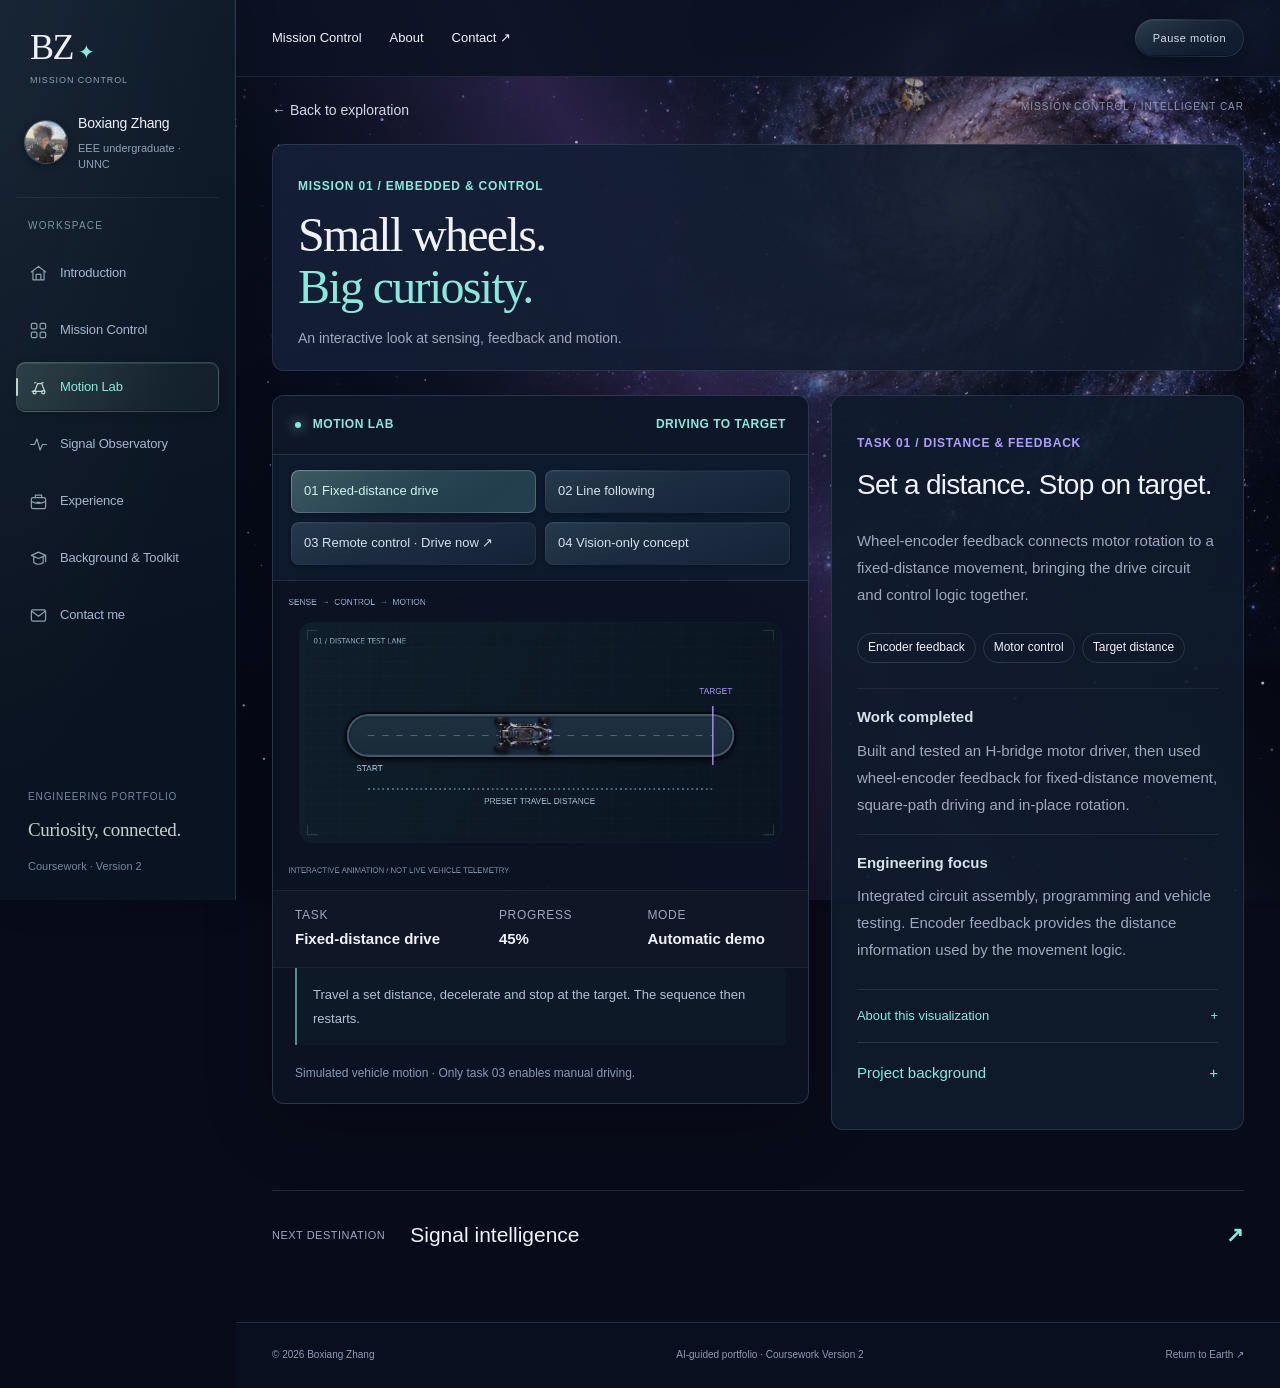
<file: version2-20261024/vehicle.html>
<!doctype html><html lang="en"><head><meta charset="utf-8"><meta name="viewport" content="width=device-width,initial-scale=1"><meta name="theme-color" content="#080b19"><meta name="description" content="Boxiang Zhang's interactive engineering portfolio. Explore embedded control, physiological signals and industry experience."><title>Intelligent car — Boxiang Zhang</title><link rel="icon" href="assets/mark.svg"><link rel="stylesheet" href="assets/galaxy.css?v=20261025-portrait3"><script src="assets/galaxy-motion.js?v=20261025-instruments4" defer></script><script src="assets/recording-source.js?v=20261025-publish1" defer></script><script src="assets/galaxy.js?v=20261025-card2" defer></script></head><body class="console-site"><a class="skip" href="#main">Skip to content</a><canvas id="galaxy" aria-hidden="true"></canvas><div class="nebula" aria-hidden="true"></div><div class="ring-galaxy" aria-hidden="true"><div class="galaxy-ring ring-b"><span class="orbital-satellite"><img src="assets/satellite-cinematic.webp" alt="" width="640" height="320"></span></div></div><aside class="console-rail" aria-label="Portfolio navigation"><a class="rail-brand" href="explore.html"><span>BZ<span class="rail-star">✦</span></span><small>MISSION CONTROL</small></a><div class="rail-profile"><img src="assets/portrait.jpg" width="44" height="44" alt="Boxiang Zhang"><div><strong>Boxiang Zhang</strong><span>EEE undergraduate · UNNC</span></div></div><p class="rail-label">WORKSPACE</p><nav class="rail-nav" aria-label="Pages"><a href="index.html" title="Introduction"><span aria-hidden="true"><svg class="rail-icon" viewBox="0 0 24 24" fill="none" stroke="currentColor" stroke-width="1.5" stroke-linecap="round" stroke-linejoin="round"><path d="m3 10 9-7 9 7M5 9v11h14V9M9 20v-7h6v7"/></svg></span><span class="rail-text">Introduction</span><small class="rail-short" aria-hidden="true">Home</small></a><a href="explore.html" title="Mission Control"><span aria-hidden="true"><svg class="rail-icon" viewBox="0 0 24 24" fill="none" stroke="currentColor" stroke-width="1.5" stroke-linecap="round" stroke-linejoin="round"><rect x="3" y="3" width="7" height="7" rx="1.5"/><rect x="14" y="3" width="7" height="7" rx="1.5"/><rect x="3" y="14" width="7" height="7" rx="1.5"/><rect x="14" y="14" width="7" height="7" rx="1.5"/></svg></span><span class="rail-text">Mission Control</span><small class="rail-short" aria-hidden="true">Control</small></a><a href="vehicle.html" aria-current="page" title="Motion Lab"><span aria-hidden="true"><svg class="rail-icon" viewBox="0 0 24 24" fill="none" stroke="currentColor" stroke-width="1.5" stroke-linecap="round" stroke-linejoin="round"><path d="M4 17h3l4-10h5l4 10M7 17h10M7 6h2M16 6h2"/><circle cx="7" cy="18" r="2"/><circle cx="18" cy="18" r="2"/></svg></span><span class="rail-text">Motion Lab</span><small class="rail-short" aria-hidden="true">Car</small></a><a href="signals.html" title="Signal Observatory"><span aria-hidden="true"><svg class="rail-icon" viewBox="0 0 24 24" fill="none" stroke="currentColor" stroke-width="1.5" stroke-linecap="round" stroke-linejoin="round"><path d="M2 12h5l3-7 4 14 3-7h5"/></svg></span><span class="rail-text">Signal Observatory</span><small class="rail-short" aria-hidden="true">Signals</small></a><a href="experience.html" title="Experience"><span aria-hidden="true"><svg class="rail-icon" viewBox="0 0 24 24" fill="none" stroke="currentColor" stroke-width="1.5" stroke-linecap="round" stroke-linejoin="round"><rect x="3" y="7" width="18" height="14" rx="2"/><path d="M8 7V4h8v3M3 12c6 3 12 3 18 0M10 13h4"/></svg></span><span class="rail-text">Experience</span><small class="rail-short" aria-hidden="true">Work</small></a><a href="about.html" title="Background & Toolkit"><span aria-hidden="true"><svg class="rail-icon" viewBox="0 0 24 24" fill="none" stroke="currentColor" stroke-width="1.5" stroke-linecap="round" stroke-linejoin="round"><path d="m3 8 9-4 9 4-9 4-9-4ZM6 10v7c4 3 8 3 12 0v-7M21 8v8"/></svg></span><span class="rail-text">Background & Toolkit</span><small class="rail-short" aria-hidden="true">About</small></a><a href="contact.html" title="Contact me"><span aria-hidden="true"><svg class="rail-icon" viewBox="0 0 24 24" fill="none" stroke="currentColor" stroke-width="1.5" stroke-linecap="round" stroke-linejoin="round"><rect x="3" y="5" width="18" height="14" rx="2"/><path d="m4 7 8 6 8-6"/></svg></span><span class="rail-text">Contact me</span><small class="rail-short" aria-hidden="true">Contact</small></a></nav><div class="rail-bottom"><span class="rail-label">ENGINEERING PORTFOLIO</span><p>Curiosity, connected.</p><span>Coursework · Version 2</span></div></aside><header><a class="brand" href="index.html">BZ<span>✦</span><small>BOXIANG ZHANG<br>ENGINEERING PORTFOLIO</small></a><nav aria-label="Main navigation"><a href="explore.html">Mission Control</a><a href="about.html">About</a><a href="contact.html">Contact ↗</a></nav><button id="motion" aria-pressed="false">Pause motion</button></header><main id="main"><div class="breadcrumbs"><a class="back" href="explore.html">← Back to exploration</a><span>MISSION CONTROL / INTELLIGENT CAR</span></div><section class="page-heading"><p class="eyebrow">MISSION 01 / EMBEDDED &amp; CONTROL</p><h1>Small wheels.<br><em>Big curiosity.</em></h1><p>An interactive look at sensing, feedback and motion.</p></section><div class="demo-layout"><section class="demo-panel"><div class="panel-top"><span><i class="live-dot"></i> MOTION LAB</span><span id="car-state" role="status">FIXED-DISTANCE DRIVE</span></div><div class="task-buttons mission-tabs" role="group" aria-label="Choose driving task"><button class="active" data-task="distance" aria-pressed="true">01 Fixed-distance drive</button><button data-task="line" aria-pressed="false">02 Line following</button><button data-task="remote" aria-pressed="false">03 Remote control · Drive now ↗</button><button data-task="vision" aria-pressed="false">04 Vision-only concept</button></div><div id="car-home"></div><button id="reopen-remote" class="remote-reopen" hidden><span>⌁ REMOTE CONTROL STATION</span><strong>Take the wheel ↗</strong><small>Open the driving view and controls together</small></button><canvas id="car" width="900" height="520" role="img" aria-label="Animated conceptual car performing a selected driving task"></canvas><div class="telemetry"><div><span>TASK</span><strong id="task-label">Fixed-distance drive</strong></div><div><span>PROGRESS</span><strong id="car-progress">0%</strong></div><div><span>MODE</span><strong id="drive-mode">Automatic demo</strong></div></div><div class="task-description" id="task-description" role="status">Travel a set distance, decelerate and stop at the target. The sequence then restarts.</div><div id="remote-controls" hidden><p>Hold a direction to drive. Use arrow keys / W A S D on your keyboard.</p><div class="dpad" role="group" aria-label="Remote driving controls"><button data-drive="up" aria-label="Drive forward">↑</button><button data-drive="left" aria-label="Steer left">←</button><button data-drive="down" aria-label="Drive backward">↓</button><button data-drive="right" aria-label="Steer right">→</button></div><button id="reset-car">Reset vehicle</button></div><p class="demo-note compact-note">Simulated vehicle motion · Only task 03 enables manual driving.</p></section><div class="source-copy"><div id="task-info"><p class="eyebrow muted" id="task-kicker">TASK 01 / DISTANCE &amp; FEEDBACK</p><h3 id="task-title">Set a distance. Stop on target.</h3><p id="task-intro">Wheel-encoder feedback connects motor rotation to a fixed-distance movement, bringing the drive circuit and control logic together.</p><ul class="tags" id="task-tags"><li>Encoder feedback</li><li>Motor control</li><li>Target distance</li></ul><div id="task-sections"><section class="task-explanation"><h4>Work completed</h4><p>Built and tested an H-bridge motor driver, then used wheel-encoder feedback for fixed-distance movement, square-path driving and in-place rotation.</p></section><section class="task-explanation"><h4>Engineering focus</h4><p>Integrated circuit assembly, programming and vehicle testing. Encoder feedback provides the distance information used by the movement logic.</p></section></div><details class="task-boundary"><summary>About this visualization <span aria-hidden="true">+</span></summary><p id="task-boundary-copy">The animation illustrates the movement sequence. It uses a scripted trajectory and does not report measured stopping accuracy or a physical encoder loop.</p></details></div><details class="project-background"><summary>Project background <span aria-hidden="true">+</span></summary><div class="detail-copy"><p class="eyebrow muted">01 / INDEPENDENT PROJECT · 2024–2025</p><h3>A small car.<br>A complete system.</h3><p>From circuit design and assembly to programming and full-vehicle testing: an intelligent car built to explore sensing, feedback and motion.</p><ul class="tags"><li>C++</li><li>Arduino</li><li>PID control</li><li>Computer vision</li></ul><details><summary>Inside the project <span aria-hidden="true">+</span></summary><div class="detail-copy"><h4>Hardware to motion</h4><p>Built and tested an H-bridge motor driver. Used wheel-encoder feedback for fixed-distance movement, square-path driving and in-place rotation, with I²C and UART connecting peripheral modules.</p><h4>Sense, test, tune</h4><p>Implemented two-sensor and eight-channel line tracking, then tuned PID parameters to reduce oscillation, cornering overshoot and track deviation. Extended the platform with camera-based visual processing and tested the integrated system.</p><p class="detail-foot">Additional modules: battery monitoring, rotary-encoder input, timer-generated signals and MPU6050 motion sensing.</p></div></details></div></details></div></div><a class="next-mission" href="signals.html"><span>NEXT DESTINATION</span>Signal intelligence <b>↗</b></a></main><footer><span>© 2026 Boxiang Zhang</span><span>AI-guided portfolio · Coursework Version 2</span><a href="index.html">Return to Earth ↗</a></footer><div id="launch" aria-hidden="true"><div class="launch-stars"></div><div class="rocket">🚀</div><p>LAUNCHING NEXT DESTINATION</p><span>BOXIANG ZHANG / EXPLORATION IN PROGRESS</span></div><dialog id="remote-dialog" aria-labelledby="remote-title"><div class="remote-header"><div><p class="eyebrow">03 / INTERACTIVE DRIVING STATION</p><h2 id="remote-title">You’re in control.</h2></div><div class="remote-window-actions"><button id="close-remote" aria-label="Close driving station">✕ <span>Close</span></button></div></div><div class="remote-workspace"><section class="remote-stage" aria-label="Remote vehicle driving view"><div class="wireless-strip"><span class="wireless-badge"><svg viewBox="0 0 24 24" aria-hidden="true"><path d="M2 8a16 16 0 0 1 20 0M5 12a11 11 0 0 1 14 0M8.5 16a5 5 0 0 1 7 0"/><circle cx="12" cy="20" r="1"/></svg>Wi-Fi</span><span class="wireless-badge bluetooth"><svg viewBox="0 0 24 24" aria-hidden="true"><path d="m7 7 11 10-6 5V2l6 5L7 17"/></svg>Bluetooth</span><span class="connection-pill"><i></i>VIRTUAL LINK READY</span></div><div id="remote-canvas-slot"><div class="arena-caption arena-caption-top"><span>WIRELESS CONTROL</span><span>FREE-DRIVE ARENA</span></div><div class="arena-caption arena-caption-bottom"><span>SIMULATED VEHICLE</span><span>↑ ↓ ← → / W A S D</span></div></div><div class="remote-live"><span id="remote-command" role="status">Ready — hold ↑ to drive</span><span id="remote-travel">0 m · virtual distance</span></div></section><aside class="remote-console"><div class="control-intro"><span class="console-label">YOUR CONTROLLER</span><h3>Hold to drive.</h3><p>The car responds as you press. Steer with ← / →, move with ↑ / ↓.</p></div><div id="remote-controls-slot"></div><div class="command-link"><span class="controller-node">CONTROLLER</span><span class="command-dots"><i></i><i></i><i></i></span><span class="vehicle-node">VEHICLE</span></div><p class="remote-disclaimer">Interactive browser demo. Wi-Fi and Bluetooth symbols illustrate wireless control; no physical vehicle is connected.</p></aside></div><div class="remote-footer"><span><kbd>↑</kbd><kbd>←</kbd><kbd>↓</kbd><kbd>→</kbd> or <b>W A S D</b> · release to stop</span><button id="remote-stop">■ Stop</button><span class="escape-hint"><kbd>Esc</kbd> to return</span></div></dialog></body></html>
</file>
<file: version2-20261024/assets/galaxy.css>
:root{--font:-apple-system,BlinkMacSystemFont,"Segoe UI",Roboto,"Helvetica Neue",Arial,"Noto Sans",sans-serif;color-scheme:dark;--bg:#080b19;--ink:#f0f1fa;--muted:#a0a7be;--cyan:#89eadc;--line:#ffffff20;--purple:#b29cff}*{box-sizing:border-box}body{margin:0;background:var(--bg);color:var(--ink);font-family:var(--font);font-size:16px;line-height:1.65}a{color:inherit;text-decoration:none}button{font:inherit;color:inherit;cursor:pointer}button,a{-webkit-tap-highlight-color:transparent}button:focus-visible,a:focus-visible,summary:focus-visible{outline:2px solid var(--cyan);outline-offset:6px}button{border:1px solid var(--line);background:#ffffff08;border-radius:30px;padding:9px 17px}button:hover{border-color:var(--cyan)}#galaxy{position:fixed;inset:0;width:100%;height:100%;z-index:-2;pointer-events:none}.nebula{position:fixed;inset:0;z-index:-1;pointer-events:none;background:radial-gradient(ellipse at 72% 32%,#5c39ac22,transparent 48%),radial-gradient(ellipse at 25% 70%,#14777b15,transparent 50%)}header{max-width:1440px;margin:auto;padding:32px 6%;display:flex;align-items:center;gap:34px;border-bottom:1px solid var(--line)}.brand{font-family:var(--font);font-size:32px;display:flex;align-items:center;gap:4px;line-height:1}.brand>span{color:var(--cyan);font-size:21px}.brand small{font-family:var(--font);margin-left:15px;font-size:11px;letter-spacing:1.5px;line-height:1.7}nav{display:flex;gap:32px;margin-left:auto;font-size:15px}nav a:hover,.back:hover{color:var(--cyan)}#motion{font-size:12px;letter-spacing:.5px}main{max-width:1440px;padding:0 6%;margin:auto;min-height:calc(100vh - 235px)}h1,h2,h3,strong{font-family:var(--font)}h1{font-size:clamp(46px,5.6vw,82px);font-weight:500;line-height:1.08;letter-spacing:-4px;margin:22px 0}em{font-style:normal;color:var(--cyan)}.eyebrow,.mission-id,.panel-top,.wave-label,.location,.home-tracks,.home-bottom,.breadcrumbs,.demo-note,.coordinate,.portrait figcaption,.next-mission>span{font-size:12px;letter-spacing:1.7px;font-weight:500}.eyebrow{color:var(--cyan)}.live-dot{display:inline-block;height:6px;width:6px;background:var(--cyan);border-radius:50%;box-shadow:0 0 12px var(--cyan);margin-right:8px;animation:twinkle 2s infinite}.home{display:grid;grid-template-columns:1.15fr 1fr;gap:8%;align-items:center;padding:85px 0 65px;min-height:660px}.intro{font-size:18px;color:var(--muted);max-width:450px;line-height:1.8;margin:27px 0}.location{color:#aab2ce;font-size:11px;letter-spacing:1px}.location span{color:var(--purple);margin:0 10px}.button{display:inline-flex;gap:45px;align-items:center;background:var(--cyan);color:#0a2025;padding:17px 25px;border-radius:5px;margin-top:25px;font-size:14px;font-weight:700;box-shadow:0 0 35px #89eadc12;transition:transform .2s,box-shadow .2s}.button:hover{transform:translateY(-3px);box-shadow:0 0 35px #89eadc40}.button span{font-size:23px}.home-tracks{display:flex;gap:15px;color:#8993af;margin-top:45px;font-size:11px;letter-spacing:.7px}.portrait{position:relative;margin:0;padding:14px}.portrait-window{position:relative;border:1px solid #b29cff70;padding:9px;background:#0e132780;border-radius:180px 180px 12px 12px;box-shadow:0 0 70px #7f5bce20}.portrait img{display:block;width:100%;height:390px;object-fit:cover;object-position:55% center;border-radius:170px 170px 6px 6px}.portrait-window:after{content:'';position:absolute;inset:10px;background:linear-gradient(transparent 45%,#070b1aeb);border-radius:170px 170px 6px 6px;pointer-events:none}.portrait-caption{position:absolute;bottom:30px;left:28px;z-index:1;display:flex;flex-direction:column}.portrait-caption span{font-size:11px;letter-spacing:2px;color:#cfcedf}.portrait-caption strong{font-size:29px;font-weight:500;margin:4px 0}.portrait figcaption{display:flex;align-items:center;color:#afb6cf;font-size:11px;padding:17px 0;letter-spacing:1px}.portrait figcaption>span:last-child{margin-left:auto;font-size:17px}.coordinate{position:absolute;top:40%;right:-44px;writing-mode:vertical-rl;color:#8993af;font-size:11px}.orbit{position:absolute;inset:-30px;border:1px solid #a68af51a;border-radius:50%;transform:rotate(-20deg);pointer-events:none}.orbit-two{inset:40px -44px;transform:rotate(25deg)}.orbit-one:after{content:'';position:absolute;top:17%;left:14%;width:7px;height:7px;border-radius:50%;background:var(--purple);box-shadow:0 0 19px var(--purple)}.home-bottom{display:flex;justify-content:space-between;border-top:1px solid var(--line);padding:23px 0;color:#7f89a7;font-size:11px}footer{max-width:1440px;margin:auto;padding:28px 6%;display:flex;gap:20px;justify-content:space-between;font-size:12px;color:#929bb7;border-top:1px solid var(--line)}.breadcrumbs{padding:28px 0;display:flex;justify-content:space-between;gap:20px;color:#8993af;font-size:11px}.back{color:#d1d7e8;font-size:14px;letter-spacing:0}.page-heading{padding:20px 0 35px}.page-heading h1{font-size:clamp(42px,5vw,67px);letter-spacing:-2.5px}.page-heading>p:last-child{color:var(--muted);font-size:16px}.mission-grid{display:grid;grid-template-columns:1fr 1fr;gap:23px;margin-bottom:35px}.mission{padding:30px 34px;background:linear-gradient(130deg,#151a32d9,#101426a8);border:1px solid #b29cff32;border-radius:12px;position:relative;overflow:hidden;transition:transform .25s,border-color .25s}.mission:hover{transform:translateY(-5px);border-color:var(--cyan)}.mission-id{color:var(--purple)}.mission h2{font-size:32px;font-weight:500;letter-spacing:-1px;line-height:1.2;margin:13px 0}.mission p{font-size:14px;color:var(--muted);max-width:380px}.mission-link{display:flex;justify-content:space-between;align-items:center;border-top:1px solid var(--line);padding-top:15px;margin-top:25px;font-size:14px;color:var(--cyan)}.mission-link b{font-size:23px}.mission-art{position:relative;height:135px;display:grid;place-items:center}.planet{font-size:120px;color:#a5a3e8;text-shadow:0 0 60px #ae89ff88;line-height:1}.orbit-line{position:absolute;width:240px;height:60px;border:1px solid #89eadc50;border-radius:50%;transform:rotate(-25deg)}.mini-car{position:absolute;color:var(--cyan);font-size:35px;animation:orbit 8s linear infinite;z-index:1}.pulse-art svg{width:90%;height:90px;filter:drop-shadow(0 0 9px #89eadc55)}.pulse-art path{fill:none;stroke:var(--cyan);stroke-width:2;stroke-dasharray:900;animation:wave 4s linear infinite}.compact h2{font-size:26px;margin-top:23px}.contact-link{display:block;text-align:center;color:var(--muted);font-size:15px;padding:5px 0 45px}.demo-layout{display:grid;grid-template-columns:1.3fr 1fr;gap:45px;align-items:start;margin:10px 0 60px}.demo-panel{border:1px solid #b29cff40;border-radius:12px;background:#0b1122d9;overflow:hidden;box-shadow:0 20px 70px #0003}.panel-top{display:flex;justify-content:space-between;padding:19px 22px;border-bottom:1px solid var(--line);font-size:11px;color:var(--cyan);gap:10px}.demo-panel canvas{display:block;width:100%;height:auto}#car{aspect-ratio:900/520}.telemetry{display:grid;grid-template-columns:1.4fr 1fr 1fr;padding:15px 22px;background:#ffffff04;gap:10px}.telemetry span,.monitor-readings>div>span{display:block;font-size:11px;letter-spacing:1.5px;color:var(--muted)}.telemetry strong{font-size:14px;font-weight:500}.task-buttons{display:flex;flex-wrap:wrap;gap:8px;padding:18px 22px}.task-buttons button{font-size:12px;padding:7px 12px}.task-buttons .active{background:#89eadc16;color:var(--cyan);border-color:#89eadc80}.demo-note{padding:0 22px 20px;color:#9aa6c2;font-size:11px;line-height:1.8;letter-spacing:.3px;margin:0}.source-copy h3{font-size:36px;font-weight:500;line-height:1.2;letter-spacing:-1px;margin:12px 0 25px}.source-copy p{color:var(--muted);font-size:14px}.source-copy .eyebrow{font-size:11px;color:var(--purple)}.tags{display:flex;gap:7px;flex-wrap:wrap;padding:0;list-style:none;margin:25px 0}.tags li{padding:4px 10px;border:1px solid var(--line);font-size:12px;border-radius:20px}details{border-top:1px solid var(--line);padding:18px 0}summary{cursor:pointer;list-style:none;color:var(--cyan);font-size:15px;display:flex;justify-content:space-between}details[open] summary{margin-bottom:20px}h4{font-size:15px;margin:18px 0 5px}.detail-foot{font-size:14px!important}.next-mission{border-top:1px solid var(--line);display:flex;align-items:center;gap:25px;padding:27px 0 40px;font-family:var(--font);font-size:23px}.next-mission>span{color:var(--muted);font-family:var(--font);font-size:11px}.next-mission b{margin-left:auto;color:var(--cyan)}.monitor-readings{display:grid;grid-template-columns:1fr 1.4fr;padding:22px;gap:20px}.monitor-readings strong{display:block;font-size:38px;line-height:1.3;font-weight:400;color:var(--cyan)}.monitor-readings small{display:block;color:var(--muted);font-size:12px}.monitor-readings>div:last-child strong{color:var(--purple);font-size:32px}.heart{display:inline-block;color:var(--cyan);font-style:normal;animation:heartbeat .833s infinite}.wave-label{display:flex;justify-content:space-between;padding:5px 22px;color:var(--cyan);font-size:11px}.wave-label:has(+ #ppg){color:var(--purple)}.pipeline{display:flex;justify-content:space-between;gap:5px;margin:15px 22px;padding:15px 0;border-block:1px solid var(--line);font-size:11px;color:#c3cce0}.pipeline i{color:var(--cyan)}.content-page{padding:20px 0 55px}.section-top h2,.about h2{font-size:clamp(40px,4.5vw,62px);line-height:1.15;letter-spacing:-2px;font-weight:500}.soft{color:var(--cyan)}.section-top{display:flex;justify-content:space-between;align-items:center;gap:25px}.section-note{color:var(--muted);font-size:15px}.experience-row{display:grid;grid-template-columns:180px 1fr 40px;gap:40px;padding:35px 0;border-top:1px solid var(--line)}.date{color:var(--cyan);font-size:14px}.date span{display:block;color:var(--muted);font-size:11px;margin-top:7px}.experience-row h3{font-size:27px;font-weight:500;margin:4px 0}.experience-row p{color:var(--muted);max-width:680px;font-size:14px}.experience-row .role{color:var(--purple);font-size:14px;margin:0}.department{font-size:14px!important}.row-index{color:#717c9c}.about{display:grid;grid-template-columns:1.2fr 1fr;gap:80px;align-items:center;padding-top:10px}.about-copy>p:not(.eyebrow){color:var(--muted);font-size:15px}.education{display:flex;gap:20px;border-top:1px solid var(--line);padding-top:25px;margin-top:30px}.education h3{margin:0}.education p{color:var(--muted);font-size:15px}.education span{font-size:12px;color:var(--cyan)}.award{font-size:14px!important;color:var(--purple)!important}.toolkit>div{border-bottom:1px solid var(--line);padding:15px 0}.toolkit h3{font-weight:500;margin:5px 0;font-size:19px}.toolkit p{color:var(--muted);font-size:15px;margin:6px 0}.tool-number{font-size:11px;color:var(--purple)}.contact{padding:45px 0}.contact-heading{display:flex;align-items:center;justify-content:space-between}.contact h2{font-size:clamp(50px,7vw,100px);font-weight:500;line-height:1.12;letter-spacing:-4px}.contact-arrow{font-size:100px;color:var(--cyan)}.contact-links{display:flex;align-items:center;gap:25px;flex-wrap:wrap}.contact-links>a:first-child{font-size:clamp(16px,2vw,26px);color:var(--cyan)}.contact-links button{font-size:14px}.github{margin-left:auto;font-size:15px}.sr,.skip{position:absolute;width:1px;height:1px;overflow:hidden;clip-path:inset(50%)}.skip:focus{position:fixed;top:10px;left:10px;width:auto;height:auto;clip-path:none;background:var(--bg);padding:10px;z-index:9}#launch{display:none;position:fixed;inset:0;background:#080b19f5;z-index:100;place-content:center;text-align:center;pointer-events:all}#launch.active{display:grid}#launch .rocket{font-size:70px;animation:launch .75s ease-in forwards}#launch p{font-size:13px;letter-spacing:4px;color:var(--cyan);margin-top:40px}#launch>span{font-size:11px;letter-spacing:2px;color:var(--muted)}.launch-stars{position:absolute;inset:0;background:repeating-linear-gradient(105deg,transparent 0 8%,#a6b7ff0a 8.1% 8.2%,transparent 8.3% 15%);animation:warp .8s linear}body.motion-paused *,body.motion-paused *:before,body.motion-paused *:after{animation-play-state:paused!important}@keyframes launch{0%{transform:translate(-70px,90px) rotate(-10deg);opacity:0}25%{opacity:1}100%{transform:translate(130px,-190px) rotate(-10deg);opacity:0}}@keyframes warp{to{transform:scale(3);opacity:0}}@keyframes twinkle{50%{opacity:.4}}@keyframes heartbeat{15%{transform:scale(1.4)}30%{transform:scale(1)}45%{transform:scale(1.2)}}@keyframes wave{0%{stroke-dashoffset:900}100%{stroke-dashoffset:0}}@keyframes orbit{0%{transform:translate(-100px,36px)}50%{transform:translate(100px,-36px)}100%{transform:translate(-100px,36px)}}
@media(min-width:1600px){.home{min-height:760px}.portrait img{height:450px}}@media(max-width:1000px){header{gap:20px}.home{gap:5%;padding-top:60px;min-height:620px}.home h1{font-size:60px}.portrait img{height:340px}.home-tracks{flex-direction:column;gap:5px}.coordinate{right:-20px}.demo-layout{gap:25px;grid-template-columns:1.2fr 1fr}.monitor-readings strong{font-size:30px}.monitor-readings>div:last-child strong{font-size:25px}.about{gap:40px}}@media(max-width:700px){header{padding:22px 6%;gap:12px;flex-wrap:wrap}.brand{font-size:27px}.brand small{font-size:11px;margin-left:8px}nav{gap:18px;font-size:13px}#motion{padding:5px 10px;font-size:11px;margin-left:auto}.home{grid-template-columns:1fr;gap:55px;padding:40px 0 25px}.home h1{font-size:clamp(49px,10vw,70px);letter-spacing:-2.5px}.eyebrow{font-size:11px;letter-spacing:1px}.intro{font-size:16px}.location{font-size:11px}.home-tracks{flex-direction:row;flex-wrap:wrap;margin-top:27px;font-size:11px}.portrait{width:85%;max-width:390px;margin:0 auto}.portrait img{height:350px}.coordinate{right:-24px}.orbit{inset:-15px}.orbit-two{inset:35px -25px}.home-bottom{gap:20px;font-size:11px;margin-top:25px}.home-bottom span:last-child{text-align:right}footer{flex-wrap:wrap;font-size:11px;gap:8px 18px}footer a{margin-left:auto}.breadcrumbs>span{font-size:11px;letter-spacing:.5px}.page-heading{padding:10px 0 20px}.page-heading h1{font-size:44px}.page-heading>p:last-child{font-size:14px}.mission-grid,.demo-layout,.about{grid-template-columns:1fr}.mission-grid{gap:15px}.mission{padding:25px}.mission h2{font-size:29px}.mission-art{height:115px}.demo-layout{gap:30px}.source-copy h3{font-size:32px}.next-mission{font-size:20px;gap:15px;flex-wrap:wrap}.next-mission>span{width:100%;font-size:11px}.section-top{display:block}.section-note{margin-bottom:30px}.experience-row{grid-template-columns:1fr;gap:12px}.experience-row .row-index{display:none}.experience-row h3{font-size:25px}.date span{display:inline;margin-left:15px}.about{gap:25px}.contact h2{font-size:49px;letter-spacing:-2px}.contact-arrow{font-size:55px}.contact-links{gap:17px}.contact-links>a:first-child{width:100%}.github{margin-left:0}.contact{padding:15px 0}.monitor-readings{gap:10px}.monitor-readings strong{font-size:36px}.monitor-readings>div:last-child strong{font-size:29px}}
@media(prefers-reduced-motion:reduce){*,*:before,*:after{animation:none!important;scroll-behavior:auto!important;transition:none!important}}
/* Decorative orbits stay inside the page's paint boundary. */
html{overflow-x:clip}.home{overflow:clip}
/* Revision 1: a restrained interface around expressive scientific and space visuals. */
body{font-family:var(--font);-webkit-font-smoothing:antialiased;text-rendering:optimizeLegibility}h1{font-weight:600;letter-spacing:-2.6px}h2,h3{font-weight:600}.brand{font-weight:650;letter-spacing:-1.3px}.brand small{letter-spacing:1.5px;font-weight:600}header{background:linear-gradient(#080b19a6,#080b1940);border-color:#c7d4ff18}nav{font-weight:500}button{font-weight:500}.eyebrow,.mission-id{font-weight:600}.mission{background:linear-gradient(135deg,#141d32fa,#10172bf5);border-color:#b7c9ed30;box-shadow:0 12px 38px #0002;transition:transform .25s,border-color .25s,box-shadow .25s}.mission:hover{box-shadow:0 10px 35px #69d8c812;transform:translateY(-4px)}.mission h2{font-size:30px;font-weight:600;letter-spacing:-.8px}.mission p{line-height:1.8}.mission-art{height:160px;margin-top:12px}.driving-art{display:block}.card-animation{display:block;width:100%;height:100%;object-fit:contain}.art-caption{position:absolute;bottom:-4px;left:0;width:100%;text-align:center;font-size:11px;letter-spacing:1.5px;color:#9badc4}.small-art{height:85px;margin:18px 0 4px}.compact h2{margin-top:12px;font-size:26px}.pulse-art svg{height:120px}.pulse-art path{stroke-width:2.1}.nebula{background:radial-gradient(ellipse at 80% 20%,#5b399f25,transparent 50%),radial-gradient(ellipse at 15% 80%,#16687520,transparent 45%)}.demo-panel{background:#0c1324f7;border-color:#b7c9ed30}.panel-top{background:#121c2e80;font-weight:600;letter-spacing:1.5px;flex-wrap:wrap}.source-copy h3{font-weight:600;letter-spacing:-.9px}.source-copy{padding-top:8px}.source-copy p{line-height:1.85}.task-description{margin:0 22px 18px;padding:15px 16px;border-left:2px solid #89eadc90;background:#89eadc08;border-radius:0 5px 5px 0;font-size:14px;color:#b2bfd4;line-height:1.8}.mission-tabs{display:grid;grid-template-columns:1fr 1fr;gap:9px}.mission-tabs button{text-align:left;border-radius:6px;font-size:13px;padding:11px 12px}.demo-note{line-height:1.9;letter-spacing:.1px}.demo-note a{color:var(--cyan);border-bottom:1px solid #89eadc50;line-height:2.4}.telemetry{border-block:1px solid #ffffff10}.telemetry strong{font-weight:550}.telemetry span{font-weight:600}.monitor-readings strong{font-variant-numeric:tabular-nums;font-weight:500;font-size:38px}.monitor-readings>div:last-child strong{font-size:31px}.monitor-readings small{font-size:11px;margin-top:4px}.monitor-readings{background:#121c2e50;padding-bottom:20px}.wave-label{padding-top:12px;padding-bottom:8px;letter-spacing:1.2px}.wave-label span:last-child{opacity:.8;font-size:11px}.pressure-label{color:#f2b784}.replay-meta{display:flex;justify-content:space-between;gap:15px;padding:15px 22px 5px;color:#a6b8d0;font-size:11px;letter-spacing:.8px;font-variant-numeric:tabular-nums}.pipeline{color:#b9c7d9;font-size:11px}.section-top h2,.about h2{font-weight:600;letter-spacing:-1.4px}.experience-row h3,.toolkit h3{font-weight:600}.section-note{line-height:1.9}.next-mission{font-weight:500}.contact h2{letter-spacing:-2.5px;font-weight:600}.button{font-weight:600;letter-spacing:.1px}#remote-controls{padding:0 22px 22px}#remote-controls[hidden]{display:none}#remote-controls p{font-size:13px;color:var(--muted);margin-top:0}.dpad{display:inline-grid;grid-template-columns:repeat(3,42px);grid-template-rows:repeat(2,36px);gap:6px;vertical-align:middle;margin-right:15px}.dpad button{padding:0;border-radius:5px;font-size:20px;touch-action:none;user-select:none}.dpad button:active{background:#89eadc35}.dpad [data-drive=up]{grid-column:2}.dpad [data-drive=left]{grid-column:1;grid-row:2}.dpad [data-drive=down]{grid-column:2;grid-row:2}.dpad [data-drive=right]{grid-column:3;grid-row:2}#reset-car{font-size:12px}.home .hero-copy{position:relative}.home .hero-copy:before{content:'';position:absolute;inset:-15px;background:radial-gradient(ellipse,#080b1940,transparent);z-index:-1}
@media(max-width:700px){h1{letter-spacing:-1.8px}.mission-art{height:140px}.small-art{height:75px}.mission h2{font-size:27px}.compact h2{font-size:24px}.mission-tabs button{font-size:12px;padding:10px}.panel-top{font-size:11px;gap:8px}.monitor-readings>div:last-child strong{font-size:27px}.monitor-readings strong{font-size:34px}.replay-meta{font-size:11px;letter-spacing:.3px}.source-copy p{font-size:14px}.contact h2{font-size:54px}.page-heading h1{font-size:43px;font-weight:600;letter-spacing:-1.5px}}
/* Keep the entire signal icon visible while its glow follows the heartbeat. */
.pulse-art path{stroke-dasharray:none;animation:card-pulse 2.6s ease-in-out infinite}.pulse-art svg{filter:drop-shadow(0 0 7px #89eadc60)}@keyframes card-pulse{0%,100%{opacity:.65;stroke-width:2}35%{opacity:1;stroke-width:2.7}55%{opacity:.8;stroke-width:2}}
/* Remote driving is a complete, viewport-contained station, opened by task 03. */
body.remote-open{overflow:hidden}#remote-dialog{color:var(--ink);background:#0a1120;border:1px solid #6e9da661;border-radius:18px;width:min(1220px,calc(100vw - 32px));height:min(800px,calc(100dvh - 32px));max-width:none;max-height:none;padding:0;overflow:hidden;box-shadow:0 0 120px #0009}#remote-dialog:not([open]){display:none}#remote-dialog[open]{display:grid;grid-template-rows:auto minmax(0,1fr) auto}#remote-dialog::backdrop{background:#030713d9;backdrop-filter:blur(10px)}.remote-header{display:flex;align-items:center;justify-content:space-between;padding:20px 26px;border-bottom:1px solid #ffffff18;gap:16px}.remote-header .eyebrow{margin:0 0 5px;font-size:11px}.remote-header h2{font-size:28px;font-weight:600;letter-spacing:-.6px;margin:0;line-height:1.2}.remote-window-actions{display:flex;gap:8px}.remote-window-actions button{font-size:14px;padding:8px 13px;border-radius:7px;white-space:nowrap}.remote-workspace{display:grid;grid-template-columns:minmax(0,1fr) 270px;gap:20px;padding:20px;min-height:0;overflow:hidden}.remote-stage{display:grid;grid-template-rows:auto minmax(0,1fr) auto;border:1px solid #88b8cb30;border-radius:10px;background:#0b1425;min-height:0;overflow:hidden}.wireless-strip{display:flex;gap:12px;align-items:center;padding:14px 17px;border-bottom:1px solid #ffffff12;flex-wrap:wrap}.wireless-badge{display:inline-flex;align-items:center;gap:6px;font-size:13px;font-weight:550;color:#89eadc}.wireless-badge svg{width:20px;height:20px;fill:none;stroke:currentColor;stroke-width:1.8;stroke-linecap:round;stroke-linejoin:round}.wireless-badge.bluetooth{color:var(--purple)}.connection-pill{margin-left:auto;color:#a4c1cc;font-size:11px;letter-spacing:1px}.connection-pill i{display:inline-block;width:5px;height:5px;background:#89eadc;border-radius:50%;margin-right:5px}#remote-canvas-slot{min-height:0;min-width:0;display:flex;align-items:center;justify-content:center;overflow:hidden}#remote-canvas-slot #car{display:block;width:100%;height:100%;object-fit:contain;aspect-ratio:auto;max-height:100%}.remote-live{display:flex;align-items:center;justify-content:space-between;gap:12px;padding:13px 16px;border-top:1px solid #ffffff12;background:#12223580;font-size:12px;font-variant-numeric:tabular-nums}#remote-command{color:#89eadc}#remote-travel{color:#9ab0c8;white-space:nowrap}.remote-console{display:flex;flex-direction:column;gap:14px;min-height:0}.console-label{color:var(--purple);font-size:11px;letter-spacing:1.7px}.control-intro h3{font-size:25px;font-weight:600;margin:7px 0}.control-intro p{font-size:14px;line-height:1.8;color:var(--muted);margin:0}#remote-controls-slot{border:1px solid #89eadc25;border-radius:10px;padding:18px 10px;background:linear-gradient(145deg,#17313b90,#111b2c)}#remote-dialog #remote-controls{padding:0;text-align:center}#remote-dialog #remote-controls>p{display:none}#remote-dialog .dpad{grid-template-columns:repeat(3,54px);grid-template-rows:repeat(2,48px);gap:9px;margin:0 auto 17px;display:grid;width:max-content}#remote-dialog .dpad button{border-color:#9fc2cc55;background:#182b3e;box-shadow:0 3px 0 #030a14;font-size:25px;font-weight:500;transition:background .12s,transform .12s}#remote-dialog .dpad button.pressed,#remote-dialog .dpad button:active{background:#89eadc;color:#0a2029;transform:translateY(2px);box-shadow:0 1px 0 #030a14}#remote-dialog #reset-car{font-size:13px;padding:8px 15px;border-radius:6px;color:#d7dfed}.command-link{display:flex;align-items:center;justify-content:space-between;gap:6px;font-size:11px;color:#a2b5c9;letter-spacing:.5px;padding:12px 2px}.command-dots{display:flex;gap:7px}.command-dots i{width:4px;height:4px;border-radius:50%;background:#6c8ca0;animation:command-flow 1.6s linear infinite}.command-dots i:nth-child(2){animation-delay:.2s}.command-dots i:nth-child(3){animation-delay:.4s}.transmitting .command-dots i{background:#89eadc;box-shadow:0 0 10px #89eadc;animation-duration:.6s}.remote-disclaimer{font-size:12px;color:#8196b0;line-height:1.8;margin:0}.remote-footer{display:flex;align-items:center;gap:20px;padding:12px 22px;border-top:1px solid #ffffff18;font-size:12px;color:#a5b5ca}.remote-footer kbd{display:inline-block;background:#19283b;border:1px solid #7e9db537;border-radius:4px;padding:1px 5px;font:inherit;color:#d3dfec;margin-right:3px}.remote-footer b{font-weight:500;color:#d3dfec}#remote-stop{color:#ffb3bc;border-color:#ff9dac35;border-radius:6px;padding:5px 12px;font-size:13px;margin-left:auto}.escape-hint{white-space:nowrap}.remote-reopen{display:flex;flex-direction:column;align-items:center;justify-content:center;gap:10px;width:calc(100% - 40px);margin:20px;padding:35px 20px;border-radius:10px;background:#89eadc0b;border:1px solid #89eadc66}.remote-reopen[hidden]{display:none}.remote-reopen span{font-size:12px;letter-spacing:1.2px;color:var(--cyan)}.remote-reopen strong{font-size:23px;font-weight:600}.remote-reopen small{color:var(--muted);font-size:13px}@keyframes command-flow{50%{opacity:.25;transform:translateX(3px)}}
@media(max-width:850px){.remote-workspace{grid-template-columns:minmax(0,1fr) 225px;gap:14px;padding:14px}.remote-header{padding:16px 20px}.remote-header h2{font-size:24px}.control-intro h3{font-size:22px}.connection-pill{font-size:11px;letter-spacing:.5px}#remote-dialog .dpad{grid-template-columns:repeat(3,47px);grid-template-rows:repeat(2,43px)}.remote-live{font-size:11px;gap:6px;flex-wrap:wrap}}
@media(max-width:600px){#remote-dialog{width:calc(100vw - 16px);height:calc(100dvh - 16px);border-radius:12px}.remote-header{padding:12px 14px;gap:8px}.remote-header .eyebrow{font-size:11px;letter-spacing:.9px}.remote-header h2{font-size:22px}.remote-window-actions button{padding:7px 10px;font-size:16px}.remote-window-actions span{display:none}.remote-workspace{grid-template-columns:1fr;grid-template-rows:minmax(0,1fr) auto;gap:12px;padding:12px}.wireless-strip{padding:8px 11px;gap:10px}.wireless-badge{font-size:12px}.wireless-badge svg{width:17px;height:17px}.connection-pill{font-size:11px}.remote-live{padding:8px 10px;font-size:11px;min-height:31px}.remote-console{display:grid;grid-template-columns:1fr 1.2fr;gap:8px 13px;align-items:center}.control-intro{grid-column:1;grid-row:1}.control-intro h3{font-size:21px;margin:4px 0}.control-intro p{font-size:12px;line-height:1.6}.console-label{font-size:11px;letter-spacing:.7px}#remote-controls-slot{grid-column:2;grid-row:1 / 3;padding:10px 5px}.command-link{grid-column:1;grid-row:2;font-size:11px;padding:3px 0;letter-spacing:0;gap:4px}.command-dots{gap:3px}.remote-disclaimer{grid-column:1 / 3;font-size:11px;line-height:1.5;margin:0}#remote-dialog .dpad{grid-template-columns:repeat(3,39px);grid-template-rows:repeat(2,35px);gap:6px;margin-bottom:9px}#remote-dialog .dpad button{font-size:21px}#remote-dialog #reset-car{font-size:11px;padding:5px 9px}.remote-footer{font-size:11px;padding:8px 12px;gap:8px}.remote-footer kbd{padding:0 3px;margin-right:1px}.escape-hint{display:none}#remote-stop{font-size:11px;padding:5px 9px}}
@media(max-height:560px) and (min-width:601px){#remote-dialog{height:calc(100dvh - 12px)}.remote-header{padding:8px 16px}.remote-header h2{font-size:20px}.remote-header .eyebrow{font-size:11px;margin-bottom:2px}.remote-workspace{padding:10px;gap:12px;grid-template-columns:minmax(0,1fr) 240px}.remote-console{gap:7px}.control-intro h3{font-size:17px;margin:2px 0}.control-intro p{font-size:12px;line-height:1.4}.console-label{font-size:11px}#remote-controls-slot{padding:8px}.remote-disclaimer{font-size:11px;line-height:1.5}.command-link{padding:2px}.remote-footer{padding:6px 14px}.wireless-strip{padding:8px 12px}#remote-dialog .dpad{grid-template-columns:repeat(3,40px);grid-template-rows:repeat(2,30px);gap:5px;margin-bottom:8px}#remote-dialog .dpad button{font-size:20px}#remote-dialog #reset-car{padding:4px 10px;font-size:11px}}
.task-explanation{padding:16px 0;border-top:1px solid #ffffff14}.task-explanation h4{margin:0 0 7px;font-size:15px;color:#d5e2ee;font-weight:600}.task-explanation p{margin:0;font-size:15px}.project-background{margin-top:20px}.project-background .detail-copy>h3{font-size:25px}.project-background .detail-copy>.eyebrow{margin-top:22px}.project-background .detail-copy>p{font-size:14px}

/* Readable small copy and a slowly shifting galactic gradient. */
.nebula{background:radial-gradient(ellipse at 76% 24%,#7854bf3d,transparent 58%),radial-gradient(ellipse at 18% 72%,#176f8540,transparent 52%),radial-gradient(ellipse at 63% 90%,#934e9023,transparent 50%);animation:galaxy-drift 24s ease-in-out infinite alternate;transform-origin:center;inset:-7%;filter:blur(10px)}
@keyframes galaxy-drift{0%{transform:translate(-1.5%,0) rotate(-3deg) scale(1.02)}100%{transform:translate(2%,-1.5%) rotate(4deg) scale(1.1)}}
#cursor-trail{position:fixed;inset:0;width:100vw;height:100dvh;pointer-events:none;z-index:95;contain:strict}
@media(prefers-reduced-motion:reduce){.nebula{animation:none}#cursor-trail{display:none}}
@media(pointer:coarse){#cursor-trail{display:none}}
/* Keep the enlarged controller labels within compact phone viewports. */
.remote-stage,.remote-console,.remote-console>*{min-width:0}#remote-stop{flex-shrink:0;white-space:nowrap}
@media(max-width:600px){.remote-workspace{grid-template-columns:minmax(0,1fr)}.remote-console{grid-template-columns:minmax(0,1fr) 141px}.command-link{flex-wrap:wrap;justify-content:flex-start;gap:4px 6px}.connection-pill{letter-spacing:.3px}}

/* Tilted concentric orbital galaxy behind the content. */
.ring-galaxy{position:fixed;right:-160px;top:13vh;width:650px;height:650px;z-index:-1;pointer-events:none;transform:rotate(-27deg) scaleY(.48);opacity:.46;contain:layout style;animation:orbital-drift 34s ease-in-out infinite alternate}
.galaxy-core{position:absolute;inset:39%;border-radius:50%;background:radial-gradient(circle,#e3d8fa73 0%,#c2a6f93b 25%,#8c73df18 55%,transparent 75%);filter:blur(12px);box-shadow:0 0 65px 20px #9a7ade13}
.galaxy-ring{position:absolute;border-radius:50%;border:1px solid #b8a0f940;box-shadow:0 0 15px #a285ef15,inset 0 0 14px #89eadc0b;animation:orbital-spin 70s linear infinite}
.galaxy-ring:before{content:'';position:absolute;inset:-2px;border-radius:50%;background:conic-gradient(from 25deg,transparent 0deg,#c7b7fa52 65deg,transparent 120deg,transparent 185deg,#89eadc40 245deg,transparent 310deg);mask:radial-gradient(transparent calc(70.7% - 3px),#000 calc(70.7% - 2px));-webkit-mask:radial-gradient(transparent calc(70.7% - 3px),#000 calc(70.7% - 2px))}
.galaxy-ring:after{content:'';position:absolute;top:14%;left:14%;width:5px;height:5px;border-radius:50%;background:#d3c3ff;box-shadow:0 0 12px #b29cff}
.ring-a{inset:6%;animation-duration:85s}.ring-b{inset:17%;animation-direction:reverse;animation-duration:66s;border-color:#89eadc32}.ring-c{inset:28%;animation-duration:48s}.ring-d{inset:37%;animation-direction:reverse;animation-duration:35s;border-color:#89eadc3d}
@keyframes orbital-spin{to{transform:rotate(360deg)}}@keyframes orbital-drift{from{transform:rotate(-27deg) scaleY(.48) translateY(-12px)}to{transform:rotate(-18deg) scaleY(.52) translateY(18px)}}
@media(max-width:700px){.ring-galaxy{width:450px;height:450px;right:-210px;top:20vh;opacity:.3}}
@media(prefers-reduced-motion:reduce){.ring-galaxy,.galaxy-ring{animation:none}}

/* A luminous spiral disk, fine orbit lines and one ring-bound satellite. */
.ring-galaxy{right:-145px;top:10vh;width:710px;height:710px;opacity:.58}.galaxy-disk{position:absolute;inset:9%;animation:orbital-spin 180s linear infinite;opacity:.8}.galaxy-disk img{display:block;width:100%;height:100%;mix-blend-mode:screen}.galaxy-core{inset:40%;filter:blur(18px);opacity:.65}.galaxy-ring{border-color:#c1a9fa2c;box-shadow:0 0 13px #a285ef0d,inset 0 0 12px #89eadc08}.galaxy-ring:before{opacity:.7}.galaxy-ring:after{width:3px;height:3px;box-shadow:0 0 10px #b29cff}.ring-b{border-color:#99ddd74d}.ring-b:after{display:none}
.orbital-satellite{position:absolute;top:0;left:50%;width:76px;height:60px;margin-left:-38px;margin-top:-30px;z-index:2;filter:drop-shadow(0 0 7px #89eadc50);animation:satellite-counterspin 66s linear infinite}.orbital-satellite svg{display:block;width:100%;height:100%;transform:scaleY(1.9)}.satellite-radio{animation:satellite-transmit 2.6s ease-in-out infinite}
@keyframes satellite-counterspin{to{transform:rotate(360deg)}}@keyframes satellite-transmit{0%,100%{opacity:.3}50%{opacity:1}}
@media(max-width:700px){.ring-galaxy{width:490px;height:490px;right:-230px;top:18vh;opacity:.4}.orbital-satellite{width:60px;height:48px;margin-left:-30px;margin-top:-24px}}
@media(prefers-reduced-motion:reduce){.galaxy-disk,.orbital-satellite,.satellite-radio{animation:none}}
/* Detailed orbital satellite: cell grid, metal bus, gold insulation and antenna. */
.orbital-satellite{width:94px;height:70px;margin-left:-47px;margin-top:-35px;filter:drop-shadow(0 2px 3px #030a1990) drop-shadow(0 0 5px #8abbdc25)}.satellite-status{animation:satellite-status 3.5s ease-in-out infinite}
@keyframes satellite-status{0%,100%{opacity:.4}45%{opacity:1}}
@media(max-width:700px){.orbital-satellite{width:76px;height:57px;margin-left:-38px;margin-top:-28px}}
@media(prefers-reduced-motion:reduce){.satellite-status{animation:none}}
/* Unified portfolio console. */
.console-site{padding-left:224px}.console-rail{position:fixed;inset:0 auto 0 0;width:224px;z-index:6;background:linear-gradient(180deg,#0e1728fa,#0a1120fa);border-right:1px solid #9bb9d223;display:flex;flex-direction:column;padding:28px 17px 22px;overflow-y:auto;gap:0}.rail-brand{padding:0 14px;display:flex;flex-direction:column;gap:5px}.rail-brand>span{font-size:31px;font-weight:650;letter-spacing:-1.5px;line-height:1.1}.rail-star{color:var(--cyan);font-size:20px;margin-left:5px}.rail-brand small{font-size:10px;letter-spacing:1.7px;color:#9cafca}.rail-profile{display:flex;align-items:center;gap:10px;padding:25px 8px 21px;border-bottom:1px solid #ffffff12;margin-bottom:20px}.rail-profile img{border-radius:50%;object-fit:cover;object-position:50% 40%;border:1px solid #89eadc55;flex-shrink:0}.rail-profile strong{display:block;font-size:13px;font-weight:550}.rail-profile div>span{display:block;font-size:10px;color:#8da2bc;line-height:1.5;margin-top:4px}.rail-label{font-size:9px;color:#768ba7;letter-spacing:1.6px;margin:0 12px 12px}.console-rail .rail-nav{display:grid;gap:5px;margin:0;font-size:12px}.rail-nav a{display:flex;align-items:center;gap:12px;padding:12px 11px;border:1px solid transparent;border-radius:7px;line-height:1.5;color:#a5b6cd}.rail-nav a>span{font-size:19px;width:22px;text-align:center;color:#8298b5;flex-shrink:0}.rail-nav a:hover{background:#89eadc09;color:#e8f8f5}.rail-nav a[aria-current=page]{background:#89eadc10;border-color:#89eadc2e;color:#b8f1e8}.rail-nav a[aria-current=page]>span{color:#89eadc}.rail-bottom{margin-top:auto;padding:35px 12px 0}.rail-bottom .rail-label{margin:0;font-size:8px;letter-spacing:1px}.rail-bottom p{font-size:13px;color:#c2cddd;margin:6px 0}.rail-bottom>span:last-child{font-size:10px;color:#7388a4}.console-site>header{padding:19px 36px;max-width:none;background:#0b1324d9;backdrop-filter:blur(16px);position:sticky;top:0;z-index:5;min-height:75px;border-bottom:1px solid #a8bed21e}.console-site>header>.brand{display:none}.console-site>header nav{margin-left:0;font-size:12px;gap:28px}.console-site>header #motion{margin-left:auto;font-size:11px}.console-site main{padding:0 36px 30px;max-width:1500px;min-height:calc(100dvh - 157px)}.console-site>footer{padding:24px 36px;max-width:none;background:#0a1222aa;font-size:10px;gap:15px}.console-site .breadcrumbs{font-size:10px;padding:22px 0;letter-spacing:1px}.console-site .page-heading{padding:22px 26px;margin-bottom:24px;background:linear-gradient(120deg,#152038ed,#111a2cec);border:1px solid #a9c2e226;border-radius:12px}.console-site .page-heading h1{font-size:43px;line-height:1.15;letter-spacing:-1.6px;margin:12px 0}.console-site .page-heading>p:last-child{font-size:14px;line-height:1.7;margin-bottom:0}.console-site .demo-layout{gap:22px;margin-top:0}.console-site .source-copy{background:#101b2ce8;border:1px solid #b2c7e326;border-radius:12px;padding:25px;align-self:stretch}.console-site .source-copy h3{font-size:28px;line-height:1.25}.console-site .source-copy p{font-size:14px}.console-site .source-copy .eyebrow{font-size:11px}.console-site .content-page{background:#101b2ced;border:1px solid #adc5e326;border-radius:12px;padding:26px;margin-bottom:25px}.console-site .section-top h2,.console-site .about h2{font-size:40px;letter-spacing:-1px}.console-site .experience-row{grid-template-columns:130px 1fr 25px;gap:24px}.console-site .experience-row h3{font-size:24px}.console-site .about{gap:35px}.console-site .contact{padding:10px 0}.console-site .contact h2{font-size:65px}.console-site .contact-arrow{font-size:70px}.console-site .contact-links{gap:18px}.console-site .home{min-height:0;padding:34px;margin:28px 0;border:1px solid #adc5e32a;border-radius:14px;background:linear-gradient(135deg,#142038e8,#10192ee6);gap:35px}.console-site .home h1{font-size:58px;letter-spacing:-2px}.console-site .home .intro{font-size:16px}.console-site .portrait img{height:340px}.console-site .portrait .coordinate{display:none}.console-site .home-tracks{font-size:10px;flex-wrap:wrap;gap:10px}.console-site .home-bottom{font-size:10px}.console-site .next-mission{font-size:21px}.console-site .next-mission>span{font-size:11px}
.dash-heading{display:flex;align-items:center;justify-content:space-between;gap:20px;padding:30px 0 23px}.dash-heading h1{font-size:42px;letter-spacing:-1.5px;line-height:1.2;margin:7px 0}.heading-dot{color:var(--cyan)}.dash-heading .eyebrow{font-size:10px;margin:0}.dash-heading p:last-child{font-size:14px;color:#97abc5;margin:9px 0 0}.dash-contact{font-size:12px;border:1px solid #89eadc42;color:#b8f3e8;border-radius:7px;padding:10px 15px;white-space:nowrap;background:#89eadc08}.dash-stats{display:grid;grid-template-columns:repeat(4,minmax(0,1fr));border:1px solid #b3c9e226;border-radius:10px;overflow:hidden;background:#101b2eef;margin-bottom:22px}.dash-stats>div{padding:19px 19px 17px;border-right:1px solid #ffffff12}.dash-stats>div:last-child{border:0}.dash-stats>div>span{font-size:9px;color:#90a7c2;letter-spacing:1.3px;display:block}.dash-stats strong{display:block;font-size:27px;line-height:1.35;font-weight:550;color:#e3edf5;margin-top:7px;font-variant-numeric:tabular-nums}.dash-stats small{display:block;font-size:10px;line-height:1.6;font-weight:400;color:#7f98b4;margin-top:4px}.stat-unit{font-size:15px;color:#9eb7c9}.dash-grid{display:grid;grid-template-columns:1.08fr 1fr;gap:22px;padding-bottom:20px}.dash-panel{border:1px solid #b4cbe329;border-radius:12px;background:linear-gradient(145deg,#142137f5,#0d192af5);padding:23px;overflow:hidden;min-width:0}.dash-panel-head{display:flex;justify-content:space-between;align-items:center;gap:10px;margin-bottom:16px}.dash-panel-head>span:first-child{font-size:10px;font-weight:550;color:#b0c3da;letter-spacing:1.3px}.dash-badge{font-size:8px;letter-spacing:.7px;padding:3px 7px;border-radius:4px;background:#89eadc10;color:#89eadc;border:1px solid #89eadc2d;white-space:nowrap}.dash-badge.purple{background:#b29cff12;color:#bfaaff;border-color:#b29cff30}.dash-panel h2{font-size:25px;font-weight:550;letter-spacing:-.7px;line-height:1.3;margin:8px 0 10px}.dash-panel>p{font-size:13px;color:#91a9c4;line-height:1.8;margin:0}.dash-car-art{height:145px;margin:10px -10px 16px}.dash-task-list{display:grid;grid-template-columns:1fr 1fr;gap:8px}.dash-task-list a{display:flex;align-items:center;gap:8px;padding:12px 10px;border:1px solid #adc5e324;border-radius:6px;font-size:11px;color:#c2d3e4;background:#07142550;line-height:1.5}.dash-task-list a:hover{background:#89eadc0d;border-color:#89eadc65}.dash-task-list b{font-size:10px;color:#89eadc;font-weight:500}.dash-task-list a>span{margin-left:auto;color:#89eadc}.dash-readings{display:grid;grid-template-columns:1fr 1.15fr;gap:15px;margin:22px 0 20px;padding:17px 0;border-block:1px solid #ffffff14}.dash-readings>div>span{display:block;font-size:9px;letter-spacing:1.2px;color:#90a7c1}.dash-readings strong{display:block;font-size:30px;font-weight:500;color:#89eadc;line-height:1.4;font-variant-numeric:tabular-nums;margin:4px 0 0}.dash-readings>div:last-child strong{color:#bda6fa;font-size:27px}.dash-readings small{font-size:10px;color:#8ca4bd;font-weight:400}.dash-wave-head{display:flex;justify-content:space-between;gap:10px;font-size:9px;color:#89b6c1;margin-bottom:10px}.dash-signals canvas{display:block;width:100%;height:auto;border-radius:5px;background:#091424}.dash-signals .dash-recording-note{font-size:10px;margin:10px 0 17px;line-height:1.6;color:#7e96b1}.dash-panel-link{display:flex;align-items:center;justify-content:space-between;padding-top:12px;border-top:1px solid #ffffff18;font-size:12px;color:#9ee8dc}.dash-panel-link span{font-size:20px}.dash-small .dash-panel-head{margin-bottom:16px}.dash-small .dash-panel-head>span:last-child{color:#89eadc}.dash-small-body{display:grid;grid-template-columns:1.2fr 1fr;align-items:center;gap:15px}.dash-small-body h2{font-size:21px;margin-top:0}.dash-small-body p{color:#8ea6c0;font-size:12px;line-height:1.8;margin:0}.dash-small-body canvas{min-width:0;height:90px}.dash-small:hover{border-color:#89eadc60}
@media(max-width:1200px){.console-site{padding-left:200px}.console-rail{width:200px;padding-inline:12px}.console-site main{padding-inline:25px}.console-site>header,.console-site>footer{padding-inline:25px}.dash-panel{padding:18px}.dash-panel-head>span:first-child{font-size:9px;letter-spacing:.7px}.dash-task-list{grid-template-columns:1fr}.dash-car-art{height:130px}.dash-stats>div{padding:15px 12px}.dash-stats>div>span{font-size:8px;letter-spacing:.7px}.dash-small-body{grid-template-columns:1fr}.dash-small-body canvas{height:65px}.console-site .home h1{font-size:48px}.console-site .portrait img{height:300px}}
@media(max-width:1050px){.console-site{padding-left:74px}.console-rail{width:74px;padding:25px 9px}.rail-brand{padding:0 7px}.rail-brand>span{font-size:25px}.rail-brand small,.rail-profile,.console-rail>.rail-label,.rail-bottom{display:none}.rail-star{font-size:14px;margin-left:0}.console-rail .rail-nav{margin-top:35px;gap:10px}.rail-nav a{font-size:0;padding:9px 6px;justify-content:center;gap:0}.rail-nav a>span{font-size:23px}.rail-nav a[aria-current=page]{border-color:#89eadc60}.console-site .demo-layout{grid-template-columns:1fr}.console-site .about{grid-template-columns:1fr}.console-site .home{grid-template-columns:1fr;gap:25px}.console-site .portrait{max-width:400px;margin:auto}.console-site .source-copy{align-self:auto}.dash-task-list{grid-template-columns:1fr 1fr}.dash-stats{grid-template-columns:1fr 1fr}.dash-stats>div:nth-child(2){border-right:0}.dash-stats>div:nth-child(-n+2){border-bottom:1px solid #ffffff12}.dash-stats>div>span{font-size:10px}.dash-stats small{font-size:11px}}
@media(max-width:760px){.dash-grid{grid-template-columns:1fr;gap:16px}.dash-car-art{height:150px}.dash-small-body{grid-template-columns:1.2fr 1fr}.dash-heading h1{font-size:35px}.dash-heading{align-items:flex-start}.dash-contact{font-size:10px;padding:9px 11px}.dash-panel-head>span:first-child{font-size:10px}.console-site .experience-row{grid-template-columns:1fr;gap:10px}.console-site .experience-row .row-index{display:none}.console-site .contact h2{font-size:50px}.console-site .contact-arrow{font-size:55px}}
@media(max-width:520px){.console-site{padding-left:0}.console-rail{position:sticky;top:0;width:100%;height:auto;display:block;overflow:visible;padding:0 9px;background:#0c1629f5;backdrop-filter:blur(12px);border-right:0;border-bottom:1px solid #a7bed426}.rail-brand{display:none}.console-rail .rail-nav{display:flex;gap:3px;justify-content:space-between;margin:0;padding:7px 0}.rail-nav a{padding:6px;border-radius:5px}.rail-nav a>span{font-size:20px;width:23px}.console-site>header{position:relative;top:auto;min-height:59px;padding:12px 16px;gap:8px}.console-site>header nav{font-size:11px;gap:18px}.console-site>header #motion{font-size:10px;padding:6px 9px}.console-site main{padding:0 16px 20px}.console-site>footer{padding:20px 16px;font-size:9px;gap:8px 14px}.console-site .breadcrumbs{font-size:10px;gap:12px;padding:18px 0}.console-site .breadcrumbs>span{font-size:8px;letter-spacing:.3px;text-align:right}.console-site .page-heading{padding:20px;margin-bottom:17px}.console-site .page-heading h1{font-size:34px;letter-spacing:-1px}.console-site .page-heading .eyebrow{font-size:10px}.console-site .source-copy,.console-site .content-page{padding:20px}.console-site .home{padding:22px;margin:20px 0;overflow:clip}.console-site .home h1{font-size:41px}.console-site .home .eyebrow{font-size:10px}.console-site .home .intro{font-size:15px}.console-site .portrait{padding:10px;width:100%}.console-site .portrait img{height:310px}.console-site .home-tracks{font-size:9px}.console-site .section-top h2,.console-site .about h2{font-size:33px}.dash-heading{padding:24px 0 18px;flex-wrap:wrap;gap:14px}.dash-heading h1{font-size:35px}.dash-heading p:last-child{font-size:13px}.dash-contact{display:none}.dash-stats{margin-bottom:17px}.dash-stats>div{padding:14px 12px}.dash-stats>div>span{font-size:9px;letter-spacing:.5px}.dash-stats strong{font-size:26px}.dash-stats small{font-size:10px}.dash-panel{padding:19px}.dash-panel h2{font-size:23px}.dash-panel-head>span:first-child{font-size:9px;letter-spacing:.6px}.dash-task-list a{font-size:10px;padding:11px 9px;gap:6px}.dash-task-list{gap:7px}.dash-car-art{height:125px}.dash-readings strong{font-size:29px}.dash-readings>div:last-child strong{font-size:25px}.dash-small-body{grid-template-columns:1fr}.dash-small-body h2{font-size:22px}.dash-small-body canvas{height:75px}.console-site .contact-links>a:first-child{font-size:17px;overflow-wrap:anywhere}.console-site .next-mission{font-size:19px}.console-site .home-bottom{font-size:9px}}
.rail-short{display:none}.dash-recording-note a{color:#94c7cb}
@media(max-width:520px){.console-rail .rail-nav{gap:2px}.rail-nav a{flex:1;min-width:0;padding:5px 2px;flex-direction:column;gap:2px}.rail-short{display:block;font-size:10px;color:inherit;letter-spacing:0;line-height:1.3}.rail-nav a>span{font-size:18px}}

/* The portrait welcome screen precedes the console workspace. */
.welcome-site .home{min-height:calc(100dvh - 225px);padding-top:60px;padding-bottom:55px}.welcome-site .button{gap:55px}.welcome-site header nav{gap:28px}.welcome-site .hero-copy .intro{max-width:450px}
@media(max-width:700px){.welcome-site .home{min-height:0;padding-top:35px;padding-bottom:25px;gap:48px}.welcome-site header nav{gap:18px}.welcome-site .button{margin-top:23px}.welcome-site .portrait{margin-bottom:15px}}

.contact-nav-icon{display:block;width:21px;height:21px;margin:auto}
@media(max-width:520px){.contact-nav-icon{width:19px;height:19px}}
/* Final readability scale: body 15px, support 13px, labels 12px. */
:root{--copy-body:15px;--copy-support:13px;--copy-label:12px}
.console-site .source-copy p,.console-site .task-explanation p,.dash-panel>p{font-size:var(--copy-body);line-height:1.8}.console-site .eyebrow,.console-site .source-copy .eyebrow,.dash-heading .eyebrow,.dash-panel-head>span:first-child,.dash-stats>div>span,.dash-readings>div>span{font-size:var(--copy-label);letter-spacing:.8px}.dash-stats small,.dash-small-body p,.dash-wave-head,.dash-signals .dash-recording-note,.dash-readings small{font-size:var(--copy-support)}.dash-task-list a{font-size:13px}.dash-task-list b,.dash-badge{font-size:11px}.console-rail .rail-nav{font-size:13px}.rail-profile div>span{font-size:11px}.rail-label,.rail-brand small{font-size:11px}.rail-bottom .rail-label{font-size:10px}.rail-bottom>span:last-child{font-size:11px}.console-site>header nav{font-size:13px}.console-site .tags li{font-size:12px}.console-site .panel-top,.console-site .telemetry span,.console-site .wave-label,.console-site .pipeline,.console-site .replay-meta{font-size:12px;letter-spacing:.5px}.console-site .telemetry strong{font-size:15px}.console-site .wave-label span:last-child{font-size:11px}.console-site .task-description{font-size:13px}.console-site .mission-tabs{margin:0;padding:15px 18px;background:#101f3299;border-bottom:1px solid #b0c6de20}.console-site .mission-tabs button{font-size:13px;padding:11px 12px;line-height:1.45}.console-site .page-heading{padding:20px 25px}.console-site .page-heading h1{font-size:39px}.console-site .compact-note{font-size:12px;letter-spacing:0;padding-top:0;line-height:1.7;color:#849bb4}
.task-boundary,.data-details{border-top:1px solid #afc6df20;padding:15px 0;margin-top:10px}.task-boundary summary,.data-details summary{font-size:13px;letter-spacing:0}.task-boundary p{margin:14px 0 0!important;font-size:13px!important;color:#92a8c1!important}.project-background{margin-top:0}.data-details{margin:0 22px;padding:14px 0 18px}.data-details .demo-note{font-size:13px;padding:15px 0 0;letter-spacing:0;line-height:1.8}.replay-caption{font-size:12px;line-height:1.7;color:#9aadc4;margin:0;padding:0 22px 13px}.secondary-wave{padding:0;margin:0;border-top:1px solid #adc5df14}.secondary-wave>summary{padding:14px 22px;font-size:12px;color:#f2b784;display:flex;align-items:center;gap:14px}.secondary-wave>summary:before{content:'+';font-size:16px;width:10px}.secondary-wave[open]>summary:before{content:'−'}.secondary-wave>summary>span{margin-left:auto;font-size:11px;color:#a9b6c9}.secondary-wave .pressure-label{display:none}.research-contributions{border-top:1px solid #afc6df20;padding:19px 0 12px;margin-top:24px}.research-contributions h4{font-size:14px;margin:0 0 15px}.research-contributions ul{list-style:none;padding:0;margin:0;display:grid;gap:15px}.research-contributions li{display:grid;grid-template-columns:105px 1fr;gap:12px;align-items:start}.research-contributions strong{font:550 13px var(--font);color:#bce9e2;line-height:1.7}.research-contributions li>span{font-size:13px;color:#9bb0c8;line-height:1.75}.console-site .research-contributions>p{font-size:12px;color:#8da5be;margin-top:18px}.dash-panel-head{flex-wrap:wrap}.dash-task-list{grid-template-columns:1fr 1fr}.dash-task-list a{min-width:0}.dash-stats>div{padding:18px}.dash-stats small{line-height:1.65}.dash-small-body p{line-height:1.75}
@media(max-width:1100px) and (min-width:761px){.dash-task-list{grid-template-columns:1fr}.dash-stats>div{padding:15px}.dash-panel-head>span:first-child{font-size:11px}}
@media(max-width:700px){.console-site .panel-top{font-size:11px}.console-site .page-heading{padding:18px 20px}.console-site .page-heading h1{font-size:32px}.console-site .mission-tabs{padding:12px;gap:8px}.console-site .mission-tabs button{font-size:12px;padding:10px;min-height:49px}.console-site .telemetry span{font-size:11px}.console-site .telemetry strong{font-size:14px}.console-site .wave-label{font-size:11px}.console-site .wave-label span:last-child{font-size:10px}.console-site .pipeline{font-size:11px}.console-site .replay-meta{font-size:11px}.console-site .monitor-readings small{font-size:12px}.console-site .data-details .demo-note{font-size:13px}.console-site .source-copy{padding:20px}.console-site .source-copy h3{font-size:26px}.research-contributions li{grid-template-columns:1fr;gap:3px}.dash-small-body p{font-size:13px}.dash-wave-head{font-size:11px}.dash-signals .dash-recording-note{font-size:12px}.dash-stats>div>span{font-size:11px;letter-spacing:.4px}.dash-stats small{font-size:12px}.dash-stats>div{padding:14px 12px}.dash-panel-head>span:first-child{font-size:11px}.dash-task-list a{font-size:12px}.console-site>header nav{font-size:12px}.console-rail .rail-nav{font-size:0}.rail-short{font-size:11px}}
@media(max-width:380px){.dash-task-list{grid-template-columns:1fr}.console-site .panel-top{font-size:10px}.console-site .mission-tabs button{font-size:11px}.console-site .wave-label span:last-child{letter-spacing:0}.console-site .pipeline{font-size:10px;gap:3px}.console-site .replay-meta{font-size:10px;letter-spacing:0}}
.signal-mobile-tabs{display:none}
@media(max-width:700px){.signal-tabs-ready .signal-mobile-tabs{display:flex;gap:6px;padding:5px;border:1px solid #a9c5df30;border-radius:9px;background:#0d192b;margin-bottom:16px}.signal-mobile-tabs button{flex:1;border-radius:6px;border-color:transparent;font-size:13px;padding:10px}.signal-mobile-tabs [aria-selected=true]{color:#bff5eb;background:#89eadc14;border-color:#89eadc40}.signal-tabs-ready .signal-layout[data-mobile-tab=project]>.monitor{display:none}.signal-tabs-ready .signal-layout[data-mobile-tab=recording]>.source-copy{display:none}.console-site .signal-layout{margin-bottom:24px}.console-site .next-mission{padding-bottom:25px}}
/* Deep-field galaxy: photographed-style dust and spiral texture replaces drawn rings. */
.nebula{z-index:-3;inset:-1%;opacity:1;filter:none;background-color:#080b19;background-image:linear-gradient(90deg,#080b19e0 0%,#080b1980 40%,#080b1926 75%),linear-gradient(0deg,#080b19b0 0%,#080b1920 65%,#080b1940 100%),url('galaxy-deep-field.webp');background-size:cover;background-repeat:no-repeat;background-position:center;animation:deep-field-breathe 70s ease-in-out infinite alternate;transform:none}
.console-site .nebula{background-size:cover,cover,max(1100px,100vw) auto;background-position:center,center,right -80px top -175px}
.ring-galaxy{width:700px;height:700px;left:calc(72vw - 350px);top:calc(45vh - 350px);right:auto;opacity:.85;animation:none;transform:rotate(-28deg) scaleY(.62)}.console-site .ring-galaxy{left:calc(77vw - 350px);top:calc(28vh - 350px)}
.ring-galaxy .galaxy-ring{border:0;box-shadow:none}.ring-galaxy .galaxy-ring:before,.ring-galaxy .galaxy-ring:after{display:none}.ring-galaxy .ring-b{inset:10%;border:0;box-shadow:none}.galaxy-disk,.galaxy-core{display:none}
@keyframes deep-field-breathe{from{transform:scale(1)}to{transform:scale(1.035) translate(-.5%,.5%)}}
@media(max-width:700px){.nebula{background-size:cover,cover,auto 100%;background-position:center,center,65% center;background-image:linear-gradient(90deg,#080b19c0,#080b1950),linear-gradient(0deg,#080b19ad,#080b1940),url('galaxy-deep-field.webp')}.console-site .nebula{background-size:cover,cover,1000px auto;background-position:center,center,58% -130px}.ring-galaxy,.console-site .ring-galaxy{width:500px;height:500px;left:calc(90vw - 250px);top:calc(28vh - 250px);right:auto;opacity:.65}}
@media(prefers-reduced-motion:reduce){.nebula{animation:none}}
.dash-contact{background:#0b172ce8;border-color:#89eadc60}
/* The galaxy texture itself rotates and shears in a GPU-rendered tilted plane. */
#galaxy-motion{position:fixed;inset:0;width:100vw;height:100dvh;pointer-events:none;z-index:-4}
.dynamic-galaxy-ready .nebula{background-color:transparent;background-image:linear-gradient(90deg,#080b19e0 0%,#080b1980 40%,#080b1926 75%),linear-gradient(0deg,#080b19b0 0%,#080b1920 65%,#080b1940 100%);background-size:cover;background-position:center;animation:none;transform:none}
@media(max-width:700px){.dynamic-galaxy-ready .nebula{background-image:linear-gradient(90deg,#080b19c0,#080b1950),linear-gradient(0deg,#080b19ad,#080b1940)}}
/* Photographic materials and restrained moonlit colour match the deep-field galaxy. */
.orbital-satellite{width:118px;height:66px;margin-left:-59px;margin-top:-33px;filter:drop-shadow(0 2px 4px #02061180)}.orbital-satellite img{display:block;width:100%;height:100%;object-fit:contain;transform:scaleY(1.6);filter:saturate(.72) brightness(.94)}
@media(max-width:700px){.orbital-satellite{width:92px;height:52px;margin-left:-46px;margin-top:-26px}}

/* Remove the legacy portrait ellipses and their decorative dots completely. */
.portrait .orbit,.portrait .orbit:before,.portrait .orbit:after{display:none}
/* Satin controls: layered metal/glass surfaces, fine edge light and tactile feedback. */
:is(button,.button,.dash-contact,.dash-task-list a,.remote-reopen){position:relative;isolation:isolate;border:1px solid transparent;background:linear-gradient(155deg,#29394ce8,#101d30f5 72%) padding-box,linear-gradient(145deg,#c2d8eb55,#7090ab18 45%,#a2bfd33d) border-box;box-shadow:inset 0 1px 0 #e1efff10,inset 0 -1px 0 #01071366,0 3px 9px #02071430;transition:background .2s,border-color .2s,box-shadow .2s,transform .16s;color:#d2dfed}
:is(button,.button,.dash-contact,.dash-task-list a,.remote-reopen):focus-visible{outline:2px solid #b7dcd9;outline-offset:4px}
@media(hover:hover){:is(button,.button,.dash-contact,.dash-task-list a,.remote-reopen):hover{background:linear-gradient(150deg,#33475ce8,#19293ef8 72%) padding-box,linear-gradient(145deg,#e1edff80,#8ba9c433 45%,#bed7e66b) border-box;box-shadow:inset 0 1px 0 #edfbff18,inset 0 -1px 0 #01071366,0 5px 15px #02071450;transform:translateY(-1px)}}
:is(button,.button,.dash-contact,.dash-task-list a,.remote-reopen):active{transform:translateY(1px);box-shadow:inset 0 2px 5px #02071455,inset 0 1px 0 #e1efff0b,0 1px 3px #02071433}
.button.primary{color:#122c35;background:linear-gradient(135deg,#dcf7ee 0%,#a3dbd5 48%,#81bfc2 100%) padding-box,linear-gradient(135deg,#f5fffb,#b0d3d8) border-box;border:1px solid transparent;box-shadow:inset 0 1px 0 #fff9,inset 0 -1px 0 #467d8f66,0 8px 24px #020b1d66;border-radius:9px;font-weight:650}.button.primary>span{display:inline-flex;align-items:center;justify-content:center;width:30px;height:30px;border-radius:50%;font-size:22px;background:#1542510b;border:1px solid #29576620;box-shadow:inset 0 1px 0 #ffffff35}
@media(hover:hover){.button.primary:hover{background:linear-gradient(135deg,#ecfff8,#bce9de 48%,#95d0cf) padding-box,linear-gradient(135deg,#fff,#c7e7e6) border-box;box-shadow:inset 0 1px 0 #fffb,inset 0 -1px 0 #467d8f66,0 10px 28px #020b1d80;transform:translateY(-2px)}}
.button.primary:active{transform:translateY(1px);box-shadow:inset 0 2px 5px #38657533,0 2px 8px #020b1d55}
.console-site .mission-tabs button{border:1px solid transparent;border-radius:8px;background:linear-gradient(160deg,#25374bf0,#142236fa) padding-box,linear-gradient(145deg,#c2d8eb42,#7090ab18 45%,#a2bfd330) border-box;box-shadow:inset 0 1px 0 #e5f0ff0a,0 2px 4px #02071435}
:is(.task-buttons,.mission-tabs,.signal-mobile-tabs) :is(.active,[aria-selected=true]){color:#d0f1e8;background:linear-gradient(150deg,#38545eea,#203b4bea 75%) padding-box,linear-gradient(140deg,#d0eee68a,#82bcb648 50%,#a6d1ca77) border-box;border:1px solid transparent;box-shadow:inset 0 1px 0 #e7fff526,inset 0 -1px 0 #09182555,0 3px 10px #0210173b}
.console-site .mission-tabs button.active{color:#d0f1e8;background:linear-gradient(150deg,#38545eea,#203b4bea 75%) padding-box,linear-gradient(140deg,#d0eee68a,#82bcb648 50%,#a6d1ca77) border-box}
.dash-task-list a{border:1px solid transparent;border-radius:7px;background:linear-gradient(150deg,#213147e5,#111e31f7) padding-box,linear-gradient(145deg,#afc8df38,#7393af14 50%,#aac4d832) border-box;box-shadow:inset 0 1px 0 #dae9ff0b,0 2px 5px #02071433}.dash-task-list a>b{color:#b0d0d8}.dash-task-list a>span{color:#c1dbe5}
.rail-nav a[aria-current=page]{background:linear-gradient(140deg,#2a414f9e,#182d3dba);border-color:#a4cec840;box-shadow:inset 0 1px 0 #d7f3ea0e,0 2px 7px #02071425}
#remote-dialog .dpad button{background:linear-gradient(155deg,#344b61,#1b2e43) padding-box,linear-gradient(140deg,#c4dcec77,#7d9cb733 60%,#aec7da55) border-box;border:1px solid transparent;box-shadow:inset 0 1px 0 #e2f2ff18,inset 0 -2px 0 #08162777,0 3px 6px #02081466;color:#e1ebf3}
#remote-dialog .dpad button.pressed,#remote-dialog .dpad button:active{background:linear-gradient(155deg,#c4e9df,#8cbfbe) padding-box,linear-gradient(140deg,#e9fff8,#b8dfdf) border-box;color:#183440;box-shadow:inset 0 2px 4px #315d6c33,0 1px 3px #02081455;transform:translateY(2px)}
#remote-stop{background:linear-gradient(145deg,#483a4a,#2d293c) padding-box,linear-gradient(140deg,#d5b3c14d,#89748922) border-box;border:1px solid transparent;color:#f0c4cb;box-shadow:inset 0 1px 0 #fae5ed0b,0 2px 5px #02081433}
.signal-mobile-tabs button{border:1px solid transparent;border-radius:6px}.dash-contact{border:1px solid transparent;background:linear-gradient(150deg,#2d424eea,#17283bfa) padding-box,linear-gradient(140deg,#b9d8dc66,#8da9be28) border-box}
@media(prefers-reduced-motion:reduce){:is(button,.button,.dash-contact,.dash-task-list a,.remote-reopen){transition:none;transform:none!important}}

/* Crisp DOM labels over a display-resolution vehicle canvas. */
#remote-canvas-slot{position:relative}
.arena-caption{position:absolute;left:3%;right:3%;display:flex;justify-content:space-between;gap:12px;z-index:1;pointer-events:none;color:#b7cbdc;font-size:13px;font-weight:500;line-height:1.4;letter-spacing:.07em}
.arena-caption-top{top:14px}.arena-caption-bottom{bottom:14px;color:#9fb5c9;font-size:12px}
@media(max-width:600px){.arena-caption{font-size:11px;letter-spacing:.025em}.arena-caption-top{top:8px}.arena-caption-bottom{bottom:8px;font-size:10px}}
/* Recessed instrument surfaces with restrained metallic edges. */
.monitor{background:linear-gradient(145deg,#182638 0%,#0c1625 45%,#101c2c 100%);box-shadow:inset 0 1px 0 #d6e9ff13,0 18px 55px #02071050}
.monitor .monitor-readings{gap:14px;padding:20px}
.monitor-readings>div{position:relative;padding:20px 22px;border:1px solid #9eb8cf26;border-radius:12px;background:linear-gradient(135deg,#24434466,#101e2d 70%);box-shadow:inset 0 1px 0 #e1ffff10,0 6px 18px #02091430}
.monitor-readings>div:last-child{background:linear-gradient(135deg,#332c4e88,#151c2d 70%);border-color:#b4a4de30}
.monitor-readings>div:before{content:"";position:absolute;left:0;top:24px;height:24px;width:2px;background:#8cddce;border-radius:3px;box-shadow:0 0 12px #8cddce44}
.monitor-readings>div:last-child:before{background:#b4a1e6;box-shadow:0 0 12px #b4a1e644}
.monitor-readings strong{font-variant-numeric:tabular-nums;letter-spacing:-1px;font-weight:500;text-shadow:0 2px 16px #80ddce13}
.wave-instrument{margin:0 20px 16px;border:1px solid #7b9eb330;border-radius:10px;overflow:hidden;background:#0a1622;box-shadow:inset 0 1px 0 #deefff0d,0 5px 16px #01071033}
.monitor .wave-instrument .wave-label{padding:12px 14px;align-items:center;background:linear-gradient(110deg,#1d343c88,#101d2b);border-bottom:1px solid #9cbad01c;font-size:13px;letter-spacing:.055em;font-weight:550}
.wave-instrument .wave-label span:last-child{color:#8fa8ba;font-size:12px;letter-spacing:.04em;font-weight:400}
.wave-ppg .wave-label{color:#b9a7ec}.wave-art .wave-label{color:#e3b58f}
.monitor .secondary-wave{border-top:1px solid #a2b8d01c;background:#09142055}
@media(max-width:700px){.monitor .monitor-readings{padding:12px;gap:10px}.monitor-readings>div{padding:14px 12px}.wave-instrument{margin:0 12px 12px}.monitor .wave-instrument .wave-label{font-size:12px;padding:10px}.wave-instrument .wave-label span:last-child{font-size:11px}.monitor-readings small{font-size:12px!important}}
/* Machined entry cards and detailed industrial illustrations. */
.dash-panel.dash-small{position:relative;overflow:hidden;background:radial-gradient(ellipse at 85% 75%,#3b68741c,transparent 60%),linear-gradient(135deg,#1c2b3d,#0e1c2c 60%,#122435);border-color:#8faebe35;box-shadow:inset 0 1px 0 #e2f2ff12,inset 0 -1px 0 #030a1466,0 14px 35px #02061040;transition:border-color .25s,box-shadow .25s,transform .25s}
.dash-panel.dash-small:before{content:"";position:absolute;top:0;left:22px;right:22px;height:1px;background:linear-gradient(90deg,transparent,#bedad34d,transparent)}
.dash-small .dash-panel-head>span:last-child{display:grid;place-items:center;width:30px;height:30px;border-radius:8px;border:1px solid #aacac229;background:linear-gradient(135deg,#acc8c313,#364a5e11);font-size:19px;transition:background .2s}
.dash-small-body{grid-template-columns:1fr;gap:10px}.dash-small-body h2{font-weight:550;letter-spacing:-.04em;line-height:1.25;margin-bottom:12px}.dash-small-body p{color:#a0b5c6}
.dash-small-body canvas{display:block;width:100%;height:140px;object-fit:contain;margin:0 auto;filter:drop-shadow(0 5px 7px #0003)}
.dash-panel.dash-small:hover{transform:translateY(-3px);border-color:#a9d5c966;box-shadow:inset 0 1px 0 #e2f2ff1a,0 20px 45px #02061055}.dash-small:hover .dash-panel-head>span:last-child{background:#9cddc826}
@media(min-width:1500px){.dash-small-body{grid-template-columns:1.1fr 1fr}.dash-small-body canvas{height:150px}}
@media(max-width:700px){.dash-small-body{grid-template-columns:1fr}.dash-small-body canvas{height:130px}.dash-panel.dash-small{padding:20px}}
@media(prefers-reduced-motion:reduce){.dash-panel.dash-small:hover{transform:none}}

/* Quiet editorial typography and satin navigation. */
:root{--font:"Avenir Next",Avenir,"Trebuchet MS","Segoe UI",sans-serif;--font-display:"Iowan Old Style","Palatino Linotype","Book Antiqua",Georgia,serif}
body{font-weight:400;letter-spacing:0;font-kerning:normal;text-rendering:optimizeLegibility;-webkit-font-smoothing:antialiased}
button,input,textarea,select{font-family:var(--font)}
h1,h2,h3,h4,strong{font-family:var(--font)}
.console-site .home h1,.dash-heading h1,.console-site .page-heading h1,.console-site .section-top h2,.console-site .about h2,.console-site .contact h2{font-family:var(--font-display);font-weight:400;letter-spacing:-.035em;line-height:1.08;font-optical-sizing:auto}
.console-site .home h1{font-size:clamp(48px,5.3vw,76px)}
.dash-heading h1{font-size:52px}.console-site .page-heading h1{font-size:48px}
.dash-panel h2,.dash-small-body h2,.console-site .source-copy h3,.console-site .experience-row h3{font-weight:500;letter-spacing:-.025em}
.eyebrow,.mission-id,.panel-top,.wave-label,.location,.home-tracks,.home-bottom,.breadcrumbs,.demo-note,.coordinate,.portrait figcaption,.next-mission>span{letter-spacing:.045em}
.dash-heading .eyebrow,.dash-panel-head>span:first-child,.dash-stats>div>span,.dash-readings>div>span,.console-site .telemetry span{letter-spacing:.055em;font-weight:500}
.console-site .source-copy p,.console-site .about-copy>p:not(.eyebrow),.dash-panel>p{line-height:1.8}
.console-rail{background:radial-gradient(ellipse at 0 0,#5b73821b,transparent 65%),linear-gradient(165deg,#111d2cfb,#0a1321fc 75%);box-shadow:inset -1px 0 0 #ffffff04,8px 0 36px #02061020}
.rail-brand>span{font-family:var(--font-display);font-weight:500;letter-spacing:-.045em;font-size:36px}
.rail-brand small{letter-spacing:.1em;font-size:9px;color:#8d9fae}
.rail-profile{border-bottom-color:#c2cfd015;padding-bottom:24px}.rail-profile strong{font-weight:500;font-size:14px;letter-spacing:-.015em}
.rail-profile img{border-color:#b7ccc84a;box-shadow:0 2px 8px #0005}
.console-rail>.rail-label{font-size:10px;letter-spacing:.12em;color:#7f949f;margin-bottom:14px}
.console-rail .rail-nav{gap:7px;font-size:13px}
.rail-nav a{position:relative;min-height:48px;padding:12px 10px;gap:11px;border-radius:9px;border-color:transparent;transition:background .2s,border-color .2s,box-shadow .2s,color .2s}
.rail-nav a>span:first-child{display:grid;place-items:center;width:22px;height:24px;color:#8ca2ae;flex-shrink:0}
.rail-icon{display:block;width:19px;height:19px}
.rail-nav a>.rail-text{display:block;min-width:0;width:auto;font-size:13px;line-height:1.45;font-weight:450;letter-spacing:-.012em;text-align:left;color:inherit;flex-shrink:1}
.rail-nav a:hover{background:linear-gradient(115deg,#c0d3d00a,#b5cddd04);border-color:#c6d8d21b;color:#e4ece9}
.rail-nav a[aria-current=page]{color:#d0e8df;border-color:#bfd9ce32;background:linear-gradient(115deg,#526c6970,#263c4255 70%,#20303966);box-shadow:inset 0 1px 0 #e9fff01a,inset 0 -1px 0 #0005,0 3px 10px #02090f30}
.rail-nav a[aria-current=page]:before{content:"";position:absolute;left:-1px;top:15px;bottom:15px;width:2px;border-radius:2px;background:#bdd6c7;box-shadow:0 0 8px #a8dbc122}
.rail-nav a[aria-current=page]>span:first-child{color:#bbdacc}
.rail-bottom p{font-family:var(--font-display);font-size:19px;color:#c2cec8;letter-spacing:-.02em}.rail-bottom .rail-label{letter-spacing:.09em}
@media(min-width:1051px){.console-site{padding-left:236px}.console-rail{width:236px;padding-inline:16px}}
@media(max-width:1050px) and (min-width:521px){.console-rail .rail-nav{gap:10px}.rail-nav a{padding:10px 6px;gap:0;min-height:46px}.rail-nav a>.rail-text{display:none}.rail-nav a>span:first-child{width:24px}.rail-icon{width:21px;height:21px}}
@media(max-width:700px){.dash-heading h1{font-size:40px}.console-site .page-heading h1{font-size:38px}.console-site .home h1{font-size:48px}.console-site .contact h2{font-size:48px}}
@media(max-width:520px){.console-rail{box-shadow:inset 0 -1px 0 #ffffff06;background:linear-gradient(180deg,#142131f5,#0d1928fa)}.console-rail .rail-nav{gap:2px}.rail-nav a{padding:7px 2px;gap:4px;min-height:49px;border-radius:7px}.rail-nav a>.rail-text{display:none}.rail-nav a>span:first-child{width:20px;height:20px}.rail-icon{width:18px;height:18px}.rail-short{font-family:var(--font);font-weight:500;font-size:10px;letter-spacing:0}.rail-nav a[aria-current=page]:before{top:auto;left:25%;right:25%;bottom:0;width:auto;height:2px;box-shadow:none}.console-site .home h1{font-size:46px}.console-site .section-top h2,.console-site .about h2{font-size:37px}}
@media(prefers-reduced-motion:reduce){.rail-nav a{transition:none}}

/* Give the driving preview the available card space; keep task links at its foot. */
.dash-motion{display:flex;flex-direction:column}
.dash-motion .dash-car-art{flex:1;min-height:190px;margin:16px -6px 18px;display:grid;align-items:center}
.dash-motion .dash-car-art canvas{height:auto;aspect-ratio:600/240;width:100%}
.dash-motion .dash-task-list{margin-top:auto;flex-shrink:0}
@media(max-width:760px){.dash-motion .dash-car-art{flex:none;min-height:0;margin:12px -5px 15px}.dash-motion .dash-task-list{margin-top:0}}

.dash-motion .dash-task-list a{padding:13px 11px;gap:9px;align-items:center}
.dash-task-list .dash-task-copy{margin-left:0;min-width:0;color:#d0dce5;line-height:1.4}
.dash-task-copy small{display:block;font-size:11px;line-height:1.5;font-weight:400;color:#8fa6b7;margin-top:5px}
@media(max-width:520px){.dash-motion .dash-task-list a{padding:11px 9px;gap:7px}.dash-task-copy small{font-size:10px}}

/* Natural photo framing with a separate caption, matched to the satin panels. */
.welcome-site .portrait{width:100%;max-width:440px;padding:0;justify-self:end;margin:0}
.welcome-site .portrait-window{padding:0;overflow:hidden;border-radius:18px;border:1px solid #b1c5d139;background:linear-gradient(130deg,#172536,#0d1726);box-shadow:inset 0 1px 0 #ffffff12,0 22px 60px #02061160}
.welcome-site .portrait img{width:100%;height:auto;aspect-ratio:1.08;object-fit:cover;object-position:43% 25%;border-radius:0;filter:brightness(.92) saturate(.86)}
.welcome-site .portrait-window:after{display:none}
.welcome-site .portrait-caption{position:relative;left:auto;bottom:auto;padding:20px 24px 22px;gap:4px;border-top:1px solid #d4e2df20;background:linear-gradient(125deg,#253c4038,transparent)}
.welcome-site .portrait-caption span{font-size:10px;letter-spacing:.09em;color:#9caebc}
.welcome-site .portrait-caption strong{font-family:var(--font-display);font-size:32px;font-weight:400;line-height:1.2;letter-spacing:-.025em;margin:2px 0 5px;color:#e3ece8}
.welcome-site .portrait-caption span:last-child{font-size:10px;letter-spacing:.07em;color:#aac4bd}
.welcome-site .portrait figcaption{padding:16px 3px;font-size:10px;letter-spacing:.045em;color:#93a9bb}
.welcome-site .portrait .coordinate{display:none}
@media(max-width:1000px) and (min-width:701px){.welcome-site .portrait-caption{padding:18px}.welcome-site .portrait-caption strong{font-size:27px}}
@media(max-width:700px){.welcome-site .portrait{justify-self:center;width:100%;max-width:400px;margin:0 auto 8px}.welcome-site .portrait img{aspect-ratio:1.08;object-position:43% 25%}.welcome-site .portrait-caption{padding:18px 20px 20px}.welcome-site .portrait-caption strong{font-size:30px}.welcome-site .portrait figcaption{font-size:9px}}
</file>
<file: assets/style.css>
:root{--paper:#f5f4ee;--ink:#172c35;--muted:#546268;--line:#d5d9d2;--blue:#315bb3;--mint:#e3ebe5;--serif:Georgia,'Times New Roman',serif;--mono:'SFMono-Regular',Consolas,'Liberation Mono',monospace;--sans:'Helvetica Neue',Helvetica,Arial,sans-serif;--gutter:clamp(24px,5.7vw,88px)}
*{box-sizing:border-box}html{scroll-behavior:smooth;scroll-padding-top:100px}body{margin:0;background:var(--paper);color:var(--ink);font-family:var(--sans);-webkit-font-smoothing:antialiased;line-height:1.6}a{color:inherit;text-decoration:none}button{font:inherit;color:inherit;cursor:pointer}button,a{-webkit-tap-highlight-color:transparent}button:focus-visible,a:focus-visible{outline:3px solid var(--blue);outline-offset:6px}::selection{background:#cbd9f4}img{display:block;max-width:100%}h1,h2,h3,p{margin:0}h1,h2,h3{font-weight:500;line-height:1.06}svg{display:block}button{border:0}section{scroll-margin-top:10px}.section-wrap{max-width:1440px;margin-inline:auto;padding-inline:var(--gutter)}.section-space{padding-top:112px;padding-bottom:112px}.serif{font-family:var(--serif);font-style:italic;font-weight:400}.eyebrow{font-family:var(--mono);font-size:10px;font-weight:500;letter-spacing:1.3px;line-height:1.65}.small-dot{display:inline-block;width:7px;height:7px;border-radius:50%;background:var(--blue);flex-shrink:0}.sr-only{position:absolute;width:1px;height:1px;padding:0;margin:-1px;overflow:hidden;clip:rect(0,0,0,0);white-space:nowrap;border:0}.skip-link{position:fixed;top:-100px;left:15px;padding:12px 20px;background:var(--ink);color:white;z-index:100}.skip-link:focus{top:12px}
.site-header{height:100px;padding-inline:var(--gutter);max-width:1600px;margin:auto;display:flex;align-items:center;justify-content:space-between;border-bottom:1px solid var(--line);gap:24px}.wordmark{display:flex;align-items:center;gap:16px;font-size:16px;font-weight:600;line-height:1.2}.brand-symbol{font-size:39px;letter-spacing:-7px;font-weight:700;display:block;width:45px;position:relative;top:-2px}.brand-symbol span{color:var(--blue)}.wordmark-sub{display:block;font-family:var(--mono);font-size:8px;font-weight:400;letter-spacing:1.1px;margin-top:7px}.main-nav{display:flex;align-items:center;gap:32px;font-size:12px}.main-nav a{position:relative;padding:12px 0}.main-nav a:after{content:'';position:absolute;height:1px;bottom:5px;left:0;right:0;transform:scaleX(0);background:currentColor;transform-origin:left;transition:transform .2s}.main-nav a:hover:after,.main-nav a[aria-current]:after{transform:scaleX(1)}.main-nav .nav-contact{border:1px solid #a6b0b0;padding:11px 16px}.nav-contact span{padding-left:14px}.main-nav .nav-contact:after{display:none}.nav-contact:hover{background:var(--ink);color:var(--paper)}.menu-toggle{display:none}
.hero{display:grid;grid-template-columns:1.12fr 1fr;gap:7%;align-items:center;padding-top:84px;padding-bottom:87px;min-height:690px}.hero .eyebrow{display:flex;align-items:center;gap:10px;letter-spacing:.8px}.hero h1{font-size:clamp(70px,7.8vw,116px);letter-spacing:-6px;line-height:.99;margin-top:30px}.hero h1 .serif{color:var(--blue);letter-spacing:-6.5px}.hero-description{font-size:16px;line-height:1.75;max-width:370px;margin-top:29px;color:var(--muted)}.hero-actions{display:flex;align-items:center;gap:28px;margin-top:30px}.button{display:inline-flex;align-items:center;justify-content:space-between;gap:35px;padding:15px 21px;font-size:12px;transition:background .2s,transform .2s}.button-dark{background:var(--ink);color:#fff}.button-dark:hover{background:var(--blue);transform:translateY(-2px)}.button span{font-size:20px;line-height:1}.text-link{font-size:12px;border-bottom:1px solid #8b979b;padding-block:8px}.text-link span{padding-left:12px}.hero-footnote{display:flex;gap:15px;margin-top:44px;align-items:center}.hero-footnote p{font-size:10px;line-height:1.8;color:var(--muted)}.hero-footnote strong{font-weight:400;color:var(--ink)}.coordinate-mark{font-size:30px;font-weight:300}.hero-visual{position:relative;padding-top:6px;padding-bottom:40px}.photo-frame{position:relative;margin-left:16px}.photo-frame:before{content:'';position:absolute;inset:-19px 19px 19px -19px;border:1px solid #c2cac4;z-index:-1}.photo-frame img{height:430px;width:100%;object-fit:cover;object-position:43% 48%;filter:saturate(.77)}.photo-corner{position:absolute;width:18px;height:18px;border-color:var(--paper);border-style:solid}.corner-tl{top:10px;left:10px;border-width:1px 0 0 1px}.corner-br{bottom:10px;right:10px;border-width:0 1px 1px 0}.photo-caption{display:flex;justify-content:space-between;font-family:var(--mono);font-size:8px;letter-spacing:1px;margin:13px 0 0 16px;gap:15px}.floating-note{position:absolute;bottom:5px;left:-29px;min-width:205px;background:var(--paper);padding:19px 23px 15px;border:1px solid #d3d8d0;box-shadow:8px 8px 0 #e7e9df;display:grid;grid-template-columns:18px 1fr;gap:9px 12px;transform:rotate(-3deg)}.floating-note p{font-size:15px;line-height:1.4;letter-spacing:-.2px}.note-plus{font-size:21px;color:var(--blue)}.floating-note svg{grid-column:2;width:98px;height:25px;fill:none;stroke:var(--blue);stroke-width:1.3}.discipline-strip{border-block:1px solid var(--line);background:#ebece3}.strip-inner{display:flex;justify-content:space-between;align-items:center;gap:20px;min-height:65px;font-family:var(--mono);font-size:10px;letter-spacing:.8px}.strip-inner>span:nth-child(even){font-size:22px;color:var(--blue)}
.section-heading{display:flex;justify-content:space-between;gap:50px;align-items:end;margin-bottom:55px}.section-heading h2,.about-intro h2{font-size:clamp(43px,4.5vw,65px);letter-spacing:-2.7px;margin-top:17px}.section-heading .section-intro{max-width:280px;color:var(--muted);font-size:13px;line-height:1.9;padding-bottom:5px}.project{display:grid;grid-template-columns:1fr 1fr;gap:7%;align-items:center;padding-bottom:62px;margin-bottom:62px;border-bottom:1px solid var(--line)}.project:last-child{margin-bottom:0;padding-bottom:0;border:0}.project-art{min-height:410px;overflow:hidden;position:relative}.art-topline{display:flex;justify-content:space-between;gap:10px;font-family:var(--mono);font-size:8px;letter-spacing:1px}.research-art{background:var(--ink);color:#f3f4ed;padding:30px;background-image:radial-gradient(#ffffff13 .7px,transparent .7px);background-size:17px 17px}.art-dot{width:7px;height:7px;border-radius:50%;background:#b1ce9e;margin-top:3px}.signal-row{display:flex;align-items:center;gap:18px;margin-top:35px}.signal-row>span{font-family:var(--mono);font-size:9px;letter-spacing:1px;color:#ccd9d9}.signal-row svg{width:calc(100% - 40px);height:42px;overflow:visible}.signal-row path{stroke:#c9dcad;fill:none;stroke-width:1.5}.signal-row.ppg{margin-top:11px}.signal-row.ppg path{stroke:#89aecb}.model-route{display:flex;flex-direction:column;align-items:center;margin-top:22px;gap:2px;font-family:var(--mono);font-size:9px;color:#ccdad9}.model-route>span:nth-child(even){color:#9db7b5;font-size:15px}.model-box{border:1px solid #7a9698;background:#28434a;display:flex;align-items:center;justify-content:center;gap:14px;padding:9px 18px;width:80%;font-size:10px;color:#fff}.model-icon{font-size:19px;color:#c9dcad}.model-route .route-output{color:#c9dcad;font-size:10px}.route-output span{padding-left:8px}.art-caption{font-family:var(--mono);font-size:7px;letter-spacing:1px;color:#a9bcbf;margin-top:25px}.project-kicker{display:flex;justify-content:space-between;align-items:center;gap:15px;font-family:var(--mono);font-size:8px;letter-spacing:.6px}.status{white-space:nowrap;color:#3d5d42;display:inline-flex;gap:6px;align-items:center}.status i{width:5px;height:5px;background:#537454;border-radius:50%}.project-copy h3{font-size:clamp(33px,3.3vw,46px);letter-spacing:-1.6px;margin-top:22px;margin-bottom:22px}.project-copy>p{font-size:13px;line-height:1.85;max-width:450px}.project-copy .project-secondary{font-size:12px;color:var(--muted);margin-top:12px}.tags{list-style:none;display:flex;flex-wrap:wrap;gap:6px;padding:0;margin:21px 0 23px}.tags li{font-family:var(--mono);font-size:8px;padding:4px 9px;border:1px solid #cdd3cc;border-radius:2px}.project-link{background:none;padding:0 0 6px;border-bottom:1px solid #99a7a8;font-size:12px;display:inline-flex;align-items:center;gap:40px;text-align:left}.project-link span{font-size:18px;line-height:1}.project-link:hover{color:var(--blue);border-color:var(--blue)}.car-art{background:#e3ebe7;padding:30px 30px 20px;display:flex;flex-direction:column;justify-content:space-between}.car-art .art-topline{color:#34535a}.car-diagram{width:calc(100% + 60px);max-width:none;margin:18px -30px 9px;flex:1;min-height:240px}.car-art-footer{border-top:1px solid #bdcfca;display:flex;justify-content:space-between;align-items:center;padding-top:12px;font-family:var(--mono);font-size:7px;letter-spacing:.5px;gap:10px}.car-art-footer span:first-child{font-size:9px}
.experience-section{background:#eeefe7;border-block:1px solid var(--line)}.experience-list{border-top:1px solid #cbd1c7}.experience-item{display:grid;grid-template-columns:23% 1fr 40px;gap:30px;padding:39px 0;border-bottom:1px solid #cbd1c7}.experience-date{font-family:var(--mono);font-size:10px;letter-spacing:.3px;padding-top:4px}.experience-date span{display:block;font-size:8px;color:var(--muted);margin-top:9px;letter-spacing:.8px}.experience-detail>.eyebrow{font-size:8px;letter-spacing:1px;color:var(--muted)}.experience-detail h3{font-size:25px;letter-spacing:-.6px;margin-top:10px}.experience-detail .role{font-size:11px;color:#3e565d;margin-top:10px}.experience-detail>p:not(.eyebrow):not(.role){font-size:12px;color:var(--muted);max-width:620px;margin-top:17px;line-height:1.9}.experience-topics{display:flex;flex-wrap:wrap;gap:8px 20px;margin-top:18px;font-family:var(--mono);font-size:8px;color:#3c555b}.experience-number{font-family:var(--serif);font-style:italic;color:#87938b;font-size:29px;text-align:right}
.about-intro{display:grid;grid-template-columns:1fr 1fr;gap:7%}.about-description>p{font-size:15px;line-height:1.9}.about-description>p+p{font-size:13px;margin-top:18px;color:var(--muted)}.education-block{display:flex;gap:18px;border-top:1px solid var(--line);margin-top:30px;padding-top:23px}.education-symbol{color:var(--blue);font-size:26px;line-height:1}.education-block h3{font-size:13px;line-height:1.6;font-weight:500}.education-block p{font-size:10px;color:var(--muted);margin-top:5px}.education-block .award{color:var(--blue);font-family:var(--mono);font-size:9px;margin-top:13px}.toolkit{margin-top:70px}.toolkit-label{display:flex;justify-content:space-between;padding-bottom:18px;border-bottom:1px solid var(--line);gap:15px;align-items:center}.toolkit-label>span+span{font-size:11px;color:var(--muted)}.skill-grid{display:grid;grid-template-columns:repeat(3,1fr)}.skill-grid article{padding:28px 25px 10px 0}.skill-grid article+article{border-left:1px solid var(--line);padding-left:35px}.skill-index{font-family:var(--mono);font-size:9px;color:var(--blue)}.skill-grid h3{font-size:20px;letter-spacing:-.5px;margin-top:17px}.skill-grid p{font-size:12px;color:var(--muted);line-height:2.15;margin-top:18px}.language-line{display:flex;align-items:center;gap:35px;border-top:1px solid var(--line);margin-top:36px;padding-top:24px;font-size:11px;color:var(--muted)}.language-line>span{font-family:var(--mono);font-size:9px;letter-spacing:1px;margin-right:auto}.language-line strong{font-weight:400;color:var(--ink);margin-left:8px}
.contact-section{background:var(--ink);color:#f5f4ee;padding-top:50px}.contact-top{display:flex;justify-content:space-between;gap:20px}.contact-top>.eyebrow{color:#b9c6c4}.contact-top>span{font-family:var(--mono);font-size:9px;display:flex;align-items:center;gap:12px}.contact-top .small-dot{background:#bdd39c;width:5px;height:5px}.contact-section h2{font-size:clamp(46px,6.8vw,94px);letter-spacing:-4px;margin-top:46px;line-height:1.08}.contact-section h2 .serif{color:#c7d8ae}.contact-bottom{display:flex;justify-content:space-between;align-items:end;gap:25px;margin-top:43px;margin-bottom:60px}.contact-bottom p{font-size:12px;color:#bac9c8;margin-bottom:10px}.email-link{font-size:clamp(15px,2.3vw,29px);letter-spacing:-.5px;border-bottom:1px solid #72898e;padding-bottom:9px;display:inline-block}.email-link>span{padding-left:30px}.email-link:hover{color:#c7d8ae}.copy-row{display:flex;align-items:center;gap:15px;margin-top:12px;min-height:25px}.copy-row button{padding:3px 0;background:none;color:#c2d0ce;font-size:10px}.copy-row button:hover{color:white;text-decoration:underline}.copy-row button span{padding-left:6px}.copy-row [role=status]{font-size:10px;color:#c7d8ae}.contact-github{font-size:12px;border-bottom:1px solid #72898e;padding-bottom:9px;margin-bottom:36px;white-space:nowrap}.contact-github>span{padding-left:36px}.contact-github:hover{color:#c7d8ae}.site-footer{border-top:1px solid #3e5359;display:flex;justify-content:space-between;gap:18px;padding:25px 0;font-family:var(--mono);font-size:8px;color:#b5c4c4;letter-spacing:.2px}.site-footer a:hover{color:white}
.dialog-open{overflow:hidden}dialog{width:min(720px,calc(100vw - 36px));max-height:85dvh;border:1px solid #bfc8bd;padding:0;background:var(--paper);color:var(--ink);box-shadow:0 30px 100px #10282f40}dialog::backdrop{background:#0b252acc;backdrop-filter:blur(5px)}.dialog-header{position:sticky;top:0;background:var(--paper);border-bottom:1px solid var(--line);display:flex;align-items:center;justify-content:space-between;gap:20px;padding:20px 30px;z-index:1}.dialog-header .eyebrow{font-size:8px}.dialog-close{background:transparent;padding:4px;font-size:11px;white-space:nowrap}.dialog-close span{font-size:22px;padding-left:10px}.dialog-body{padding:33px 40px 40px}.dialog-body h2{font-size:40px;letter-spacing:-1.5px}.dialog-lead{font-size:16px;line-height:1.8;margin-top:24px}.dialog-body h3{font-size:19px;margin-top:30px;margin-bottom:12px}.dialog-body p:not(.dialog-lead),.dialog-body ul{font-size:13px;line-height:1.9;color:var(--muted)}.dialog-body ul{padding-left:20px}.dialog-body li+li{margin-top:8px}.dialog-body .dialog-note{border-left:2px solid var(--blue);padding-left:15px;margin-top:25px;font-size:11px!important}.dialog-tools{font-family:var(--mono);font-size:9px;border-top:1px solid var(--line);margin-top:28px;padding-top:20px;color:var(--blue)}
@media(min-width:1500px){.hero h1{font-size:120px}.hero{min-height:760px}.photo-frame img{height:470px}}
@media(max-width:1050px){.wordmark-sub{font-size:6.5px}.main-nav{gap:23px}.hero{gap:6%;padding-top:70px;padding-bottom:70px}.hero h1{letter-spacing:-4px}.hero h1 .serif{letter-spacing:-5px}.hero-description{font-size:14px}.photo-frame img{height:390px}.hero .eyebrow{font-size:8px}.floating-note{left:-10px;min-width:185px}.section-space{padding-block:80px}.project-art{min-height:380px}.project{gap:5%}.project-kicker{font-size:7px;flex-wrap:wrap;gap:8px}.project-copy h3{font-size:35px}.research-art{padding:24px}.car-art{padding:24px}.car-diagram{width:calc(100% + 48px);margin-inline:-24px}.model-box{font-size:9px;width:90%}.strip-inner{font-size:8px;gap:10px}.experience-item{grid-template-columns:22% 1fr 30px}.skill-grid h3{font-size:18px}.skill-grid article+article{padding-left:25px}}
@media(max-width:760px){html{scroll-padding-top:24px}.site-header{height:80px;position:relative}.wordmark{font-size:14px;gap:12px}.brand-symbol{font-size:35px;width:37px}.wordmark-sub{font-size:6px;letter-spacing:.8px}.menu-toggle{display:flex;align-items:center;gap:13px;background:transparent;padding:10px 0 10px 10px;font-size:12px}.menu-toggle span{font-size:21px;transition:transform .2s}.menu-toggle[aria-expanded=true] span{transform:rotate(45deg)}.main-nav{display:none;position:absolute;top:79px;left:0;right:0;background:var(--paper);padding:20px var(--gutter) 30px;z-index:10;border-bottom:1px solid var(--line);box-shadow:0 12px 15px #172c350a}.main-nav.is-open{display:flex;align-items:stretch;flex-direction:column;gap:6px;font-size:16px}.main-nav a{padding:10px}.main-nav .nav-contact{margin-top:12px;padding:11px}.hero{grid-template-columns:1fr;padding-top:46px;padding-bottom:50px;gap:48px;min-height:0}.hero .eyebrow{font-size:8px;letter-spacing:.5px}.hero h1{font-size:clamp(66px,14.5vw,103px);margin-top:23px;letter-spacing:-4px}.hero h1 .serif{letter-spacing:-4.5px}.hero-description{font-size:15px;max-width:410px;margin-top:22px}.hero-actions{margin-top:24px}.hero-footnote{margin-top:25px}.hero-visual{margin-left:10px;padding-bottom:45px}.photo-frame{margin-left:8px}.photo-frame:before{inset:-12px 12px 12px -12px}.photo-frame img{height:auto;aspect-ratio:1.16;object-position:43% center}.photo-caption{margin-left:8px;font-size:7px}.floating-note{left:-10px;bottom:4px;padding:15px 18px 10px;min-width:185px}.floating-note p{font-size:13px}.floating-note svg{height:20px}.strip-inner{display:grid;grid-template-columns:1fr auto 1fr;gap:9px 16px;padding-block:17px;font-size:8px;min-height:0}.strip-inner>span:nth-child(4){display:none}.strip-inner>span:nth-child(5){grid-column:1;grid-row:2}.strip-inner>span:nth-child(6){grid-column:2;grid-row:2}.strip-inner>span:nth-child(7){grid-column:3;grid-row:2}.strip-inner>span:nth-child(even){font-size:17px}.section-space{padding-block:65px}.section-heading{display:block;margin-bottom:33px}.section-heading h2,.about-intro h2{font-size:45px;letter-spacing:-2px}.section-heading .section-intro{font-size:13px;max-width:350px;margin-top:22px;padding-bottom:0}.project{grid-template-columns:1fr;gap:29px;margin-bottom:43px;padding-bottom:43px}.project-art{min-height:390px}.project-copy h3{font-size:36px;margin-block:18px}.project-copy>p{font-size:14px;max-width:none}.project-copy .project-secondary{font-size:13px}.project-kicker{font-size:8px}.tags li{font-size:9px}.project-link{font-size:13px}.art-topline{font-size:8px}.research-art{padding:25px}.model-route{margin-top:24px}.model-box{width:80%;font-size:10px}.car-art{padding:25px 25px 20px;min-height:360px}.car-diagram{width:calc(100% + 50px);margin-inline:-25px}.experience-item{grid-template-columns:1fr 28px;gap:20px;padding-block:29px}.experience-date{grid-column:1;display:flex;justify-content:space-between;gap:15px;font-size:9px}.experience-date span{margin:0;font-size:8px}.experience-detail{grid-column:1/-1;grid-row:2}.experience-number{grid-column:2;grid-row:1;font-size:22px;line-height:1}.experience-date{margin-right:10px}.experience-detail h3{font-size:24px}.experience-detail>p:not(.eyebrow):not(.role){font-size:13px}.experience-detail .role{font-size:11px}.experience-topics{font-size:8px;gap:7px 15px}.about-intro{grid-template-columns:1fr;gap:30px}.about-description>p{font-size:15px}.education-block h3{font-size:12px}.toolkit{margin-top:44px}.toolkit-label{align-items:start}.toolkit-label>span+span{font-size:9px;text-align:right}.toolkit-label .eyebrow{font-size:9px}.skill-grid{grid-template-columns:1fr}.skill-grid article,.skill-grid article+article{border-left:0;padding:25px 0;display:grid;grid-template-columns:25px 1fr;gap:6px 12px}.skill-grid article+article{border-top:1px solid var(--line)}.skill-index{padding-top:4px}.skill-grid h3{font-size:21px;margin:0}.skill-grid p{grid-column:2;font-size:13px;margin-top:8px;line-height:2}.language-line{flex-wrap:wrap;gap:12px 25px;margin-top:4px}.language-line>span{width:100%}.contact-section{padding-top:35px}.contact-section h2{font-size:clamp(40px,9vw,66px);letter-spacing:-2px;margin-top:32px}.contact-top .eyebrow{font-size:9px}.contact-top>span{font-size:8px}.contact-bottom{display:block;margin-top:32px;margin-bottom:40px}.email-link{font-size:clamp(15px,4.5vw,26px);letter-spacing:-.3px}.email-link>span{padding-left:10px}.contact-github{display:inline-block;margin:25px 0 0;font-size:12px}.site-footer{flex-wrap:wrap;font-size:7px;gap:12px 20px;padding:22px 0}.site-footer>span:nth-child(2){order:3;width:100%}.site-footer>a{margin-left:auto}.dialog-header{padding:15px 20px}.dialog-header .eyebrow{font-size:7px;max-width:70%}.dialog-body{padding:25px 23px 30px}.dialog-body h2{font-size:32px}.dialog-lead{font-size:15px}.dialog-body p:not(.dialog-lead),.dialog-body ul{font-size:13px}}
@media(prefers-reduced-motion:reduce){html{scroll-behavior:auto}*,*:before,*:after{transition:none!important;animation:none!important}}
@media print{.site-header,.hero-actions,.project-link,.contact-section,.menu-toggle,dialog,.floating-note{display:none!important}body{background:white;font-size:11pt}.section-space{padding-block:25px}.hero{padding-block:25px;min-height:0}.hero h1{font-size:54px}.hero-visual{max-width:250px}.photo-frame img{height:230px}.project{break-inside:avoid}.project-art{min-height:300px}.experience-item,.skill-grid{break-inside:avoid}*{print-color-adjust:exact;-webkit-print-color-adjust:exact}}
</file>
<file: version1-20261024/assets/site.css>
@import url('https://fonts.googleapis.com/css2?family=DM+Sans:wght@400;500;600;700&family=Manrope:wght@400;500;600;700;800&display=swap');
:root{--bg:#101b25;--panel:#192833;--ink:#f2f4ef;--muted:#a7b4bc;--accent:#d1ed98;--line:#33414b}*{box-sizing:border-box}html{scroll-behavior:smooth;scroll-padding-top:100px}body{margin:0;background:var(--bg);color:var(--ink);font-family:'DM Sans',Arial,sans-serif;font-size:16px;line-height:1.65}a{color:inherit;text-decoration:none}button{font:inherit;cursor:pointer}a,button,summary{-webkit-tap-highlight-color:transparent}button,a,summary{outline-offset:6px}a:focus-visible,button:focus-visible,summary:focus-visible{outline:2px solid var(--accent)}.wrap{width:min(1280px,calc(100% - 112px));margin:auto}header{min-height:108px;padding:24px 56px;display:flex;align-items:center;justify-content:space-between;border-bottom:1px solid var(--line);gap:25px}.brand{font-size:37px;font-weight:800;letter-spacing:-3px;display:flex;align-items:center;line-height:1}.brand-dot{color:var(--accent)}.brand-caption{font-size:9px;line-height:1.7;letter-spacing:1.5px;font-weight:500;margin-left:22px}nav{display:flex;align-items:center;gap:34px;font-size:13px}nav a:hover{color:var(--accent)}.nav-contact{border:1px solid #6f7b80;border-radius:30px;padding:11px 20px}.nav-contact span{margin-left:20px}.menu{display:none}.hero{display:grid;grid-template-columns:1.15fr 1fr;gap:70px;padding-top:75px;padding-bottom:62px;align-items:center}.eyebrow{font-size:10px;letter-spacing:1.8px;font-weight:600;margin:0 0 25px}.dot{display:inline-block;width:7px;height:7px;border-radius:50%;background:var(--accent);margin-right:10px}.hero h1{font-family:'Manrope',Arial,sans-serif;font-size:clamp(58px,6.6vw,96px);line-height:1.06;letter-spacing:-5px;margin:0 0 30px;font-weight:500}em{font-style:normal;color:var(--accent)}.intro{max-width:440px;color:#b8c4ca;font-size:17px;line-height:1.8;margin:0 0 28px}.button{display:inline-flex;align-items:center;gap:42px;background:var(--accent);color:#14222a;border-radius:5px;padding:14px 23px;font-size:14px;font-weight:600;transition:transform .2s}.button:hover{transform:translateY(-3px)}.hero-meta{display:flex;gap:28px;margin-top:42px;font-size:9px;letter-spacing:1.3px;color:#aebdc5}.portrait{position:relative;margin:0;align-self:stretch;min-height:520px;overflow:hidden;border-radius:140px 12px 12px 12px;background:#293d4b}.portrait img{height:100%;width:100%;object-fit:cover;object-position:39% center;position:absolute}.portrait:after{content:'';position:absolute;inset:45% 0 0;background:linear-gradient(transparent,rgba(7,17,24,.9))}.portrait-label{position:absolute;bottom:85px;left:30px;z-index:1;display:flex;flex-direction:column}.portrait-label>span{font-size:10px;letter-spacing:2px}.portrait-label strong{font-size:31px;font-weight:500;letter-spacing:-1px;margin:4px 0}.portrait-label>span:last-child{font-size:13px}.portrait figcaption{position:absolute;bottom:0;left:0;right:0;z-index:1;padding:18px 30px;border-top:1px solid #ffffff40;display:flex;justify-content:space-between;font-size:9px;letter-spacing:1.5px}.focus-strip{border-top:1px solid var(--line);border-bottom:1px solid var(--line)}.focus-strip>.wrap{display:flex;justify-content:space-between;align-items:center;gap:20px;padding:22px 0;font-size:12px;letter-spacing:2px;color:#bac8ce}.focus-strip i{font-size:23px;font-style:normal;color:var(--accent)}.section{padding-top:100px;padding-bottom:100px}.section-top{display:flex;justify-content:space-between;align-items:flex-end;gap:45px;margin-bottom:40px}.muted{color:var(--muted)}h2{font-family:Manrope,Arial,sans-serif;font-size:clamp(34px,3.6vw,52px);line-height:1.2;font-weight:500;letter-spacing:-2px;margin:0}.soft{color:var(--muted)}.section-note{font-size:14px;color:var(--muted);margin:0 0 4px;line-height:1.85}.filters{display:flex;gap:9px;flex-wrap:wrap;margin-bottom:37px}.filters button{background:transparent;color:#bac6cc;border:1px solid var(--line);border-radius:25px;padding:8px 18px;font-size:12px}.filters button.selected{background:var(--accent);border-color:var(--accent);color:var(--bg)}.filters span{margin-left:10px;font-size:10px}.project{display:grid;grid-template-columns:1.07fr 1fr;gap:60px;padding:0 0 55px;margin-bottom:55px;border-bottom:1px solid var(--line);align-items:start}.project:last-child{margin-bottom:0;padding-bottom:0;border-bottom:0}.project[hidden]{display:none}.project-visual{min-height:390px;border-radius:9px;background:var(--panel);overflow:hidden;display:flex;flex-direction:column;justify-content:space-between}.visual-heading,.visual-bottom{font-size:8px;letter-spacing:1.1px;display:flex;gap:12px;justify-content:space-between;padding:22px 24px;color:#c3cdd0}.visual-bottom{border-top:1px solid #ffffff15;font-size:7px}.car-visual>svg{width:100%;height:auto;display:block}.project-content{padding-top:15px}.project-content .eyebrow{font-size:9px;margin-bottom:18px}.project h3{font-family:Manrope,Arial,sans-serif;line-height:1.2;font-size:34px;font-weight:500;letter-spacing:-1px;margin:0 0 20px}.project-content>p:not(.eyebrow){font-size:15px;color:#b4c1c8;margin:0 0 22px}.tags{display:flex;flex-wrap:wrap;gap:8px;list-style:none;padding:0;margin:0 0 25px}.tags li{font-size:10px;border:1px solid #43515b;border-radius:4px;padding:4px 9px;color:#c4cfd4}details{border-top:1px solid var(--line)}summary{list-style:none;cursor:pointer;color:var(--accent);font-size:13px;padding:16px 0;display:flex;justify-content:space-between;align-items:center}summary::-webkit-details-marker{display:none}summary span{font-size:23px;line-height:1;transition:transform .2s}details[open] summary span{transform:rotate(45deg)}.detail-copy{font-size:14px;color:#b7c5cc;padding-bottom:6px}.detail-copy h4{font-size:14px;color:var(--ink);margin:12px 0 5px}.detail-copy p{margin:0 0 16px}.detail-foot{font-size:12px;color:var(--muted)}.signal-visual{background:#c9d4c2;color:#243f36}.signal-visual .visual-heading,.signal-visual .visual-bottom{color:#385246}.signal-visual .visual-bottom{border-color:#38524630}.wave{padding:0 25px;display:flex;align-items:center;gap:14px;font-size:9px;font-family:monospace}.wave svg{width:100%;height:78px}.wave path{fill:none;stroke:#375e47;stroke-width:2}.ppg path{stroke:#607c4f}.pipeline{display:flex;align-items:center;justify-content:center;gap:20px;margin:18px 20px;font-size:9px;letter-spacing:1px}.pipeline span{padding:9px 14px;border:1px solid #38524650;border-radius:4px;min-width:85px}.pipeline b{font-size:17px;font-weight:400}.pipeline i{font-style:normal}.experience{background:#15232d;border-top:1px solid var(--line);border-bottom:1px solid var(--line)}.experience .section-top{margin-bottom:60px}.experience-row{display:grid;grid-template-columns:230px 1fr 60px;gap:35px;border-top:1px solid #3a4851;padding:35px 0}.experience-row:last-child{padding-bottom:0}.date{font-size:11px;letter-spacing:1px;padding-top:7px;color:var(--accent)}.date span{display:block;font-size:9px;color:var(--muted);margin-top:9px}.role{font-size:12px;color:var(--accent);margin:0 0 6px}.experience-row h3{font-size:25px;font-weight:500;line-height:1.4;margin:0 0 5px;letter-spacing:-.5px}.department{font-size:12px!important;color:#a0afb9!important;margin:0 0 17px!important}.experience-row p:last-child{font-size:14px;color:#bdc7ce;max-width:720px;margin:0;line-height:1.9}.row-index{font-size:42px;color:#3c515d;text-align:right;font-weight:500;line-height:1.2}.about{display:grid;grid-template-columns:1fr 1fr;gap:90px}.about-copy>p:not(.eyebrow){font-size:15px;color:#b6c3ca;margin-top:27px;max-width:440px}.education{display:flex;gap:22px;margin-top:35px}.education-icon{font-size:30px;color:var(--accent);line-height:1}.education h3{font-size:17px;margin:0}.education p{font-size:13px;color:#b6c3ca;margin:7px 0 10px;line-height:1.8}.education div>span{font-size:9px;letter-spacing:1.2px;color:var(--muted)}.about-copy .award{font-size:13px!important;color:var(--accent)!important;display:flex;gap:16px;align-items:center}.toolkit{display:grid;grid-template-columns:1fr 1fr;gap:30px 28px;padding-top:8px}.toolkit>div{border-top:1px solid var(--line);padding-top:20px}.tool-number{font-size:10px;color:var(--accent)}.toolkit h3{font-size:16px;font-weight:500;margin:22px 0 12px;line-height:1.5}.toolkit p{font-size:12px;line-height:2.1;color:var(--muted);margin:0}.contact{background:var(--accent);color:#13252c;padding:70px 0 45px}.contact-heading{display:flex;justify-content:space-between;align-items:center}.contact h2{font-size:clamp(40px,5.5vw,77px);letter-spacing:-3px;line-height:1.15}.contact em{color:#5b704b}.contact-arrow{width:90px;height:90px;display:grid;place-items:center;border:1px solid #13252c;border-radius:50%;font-size:48px;line-height:1;transition:background .2s}.contact-arrow:hover{background:#13252c;color:var(--accent)}.contact-links{border-top:1px solid #13252c40;margin-top:40px;padding-top:24px;display:flex;align-items:center;gap:22px;flex-wrap:wrap}.contact-links>a:first-child{font-size:23px;letter-spacing:-.6px}.contact-links button{border:1px solid #13252c55;background:transparent;border-radius:20px;padding:7px 14px;font-size:11px;color:#13252c}.github{margin-left:auto;font-size:14px}.contact a:focus-visible,.contact button:focus-visible{outline-color:#13252c}#copy-status{font-size:12px;min-height:20px;margin:8px 0 0}footer{display:flex;align-items:center;justify-content:space-between;gap:20px;padding-top:25px;padding-bottom:25px;font-size:10px;color:#a2b3bd}footer a{color:var(--ink)}.sr{position:absolute;width:1px;height:1px;padding:0;overflow:hidden;clip:rect(0,0,0,0);white-space:nowrap;border:0}.skip{position:fixed;top:-80px;left:20px;background:var(--accent);color:var(--bg);padding:12px;z-index:20}.skip:focus{top:10px}
@media(min-width:1500px){.hero{gap:110px}.hero h1{font-size:100px}}
@media(max-width:1000px){.wrap{width:calc(100% - 64px)}header{padding:24px 32px}.brand-caption{display:none}nav{gap:22px}.hero{gap:35px;padding-top:55px}.hero h1{letter-spacing:-3px;font-size:70px}.portrait{min-height:500px}.hero-meta{flex-direction:column;gap:4px}.project{gap:32px;grid-template-columns:1fr 1fr}.project h3{font-size:29px}.project-visual{min-height:350px}.visual-heading,.visual-bottom{padding:18px 15px;font-size:7px}.pipeline{gap:9px}.pipeline span{min-width:65px;padding:8px}.experience-row{grid-template-columns:175px 1fr 35px;gap:20px}.about{gap:45px}.toolkit{gap:25px 15px}.contact-links>a:first-child{font-size:20px}}
@media(max-width:700px){html{scroll-padding-top:20px}.wrap{width:calc(100% - 40px)}header{padding:21px 20px;min-height:82px;position:relative;flex-wrap:wrap}.brand{font-size:33px}.brand-caption{display:block;font-size:7px;margin-left:15px}.menu{display:block;background:none;color:var(--ink);border:1px solid var(--line);border-radius:20px;padding:6px 13px;font-size:12px}.menu span{margin-left:10px}nav{display:flex;flex-wrap:wrap;gap:15px 25px;width:100%;padding-top:12px;font-size:12px}html.js nav{display:none}html.js nav.open{display:flex}.nav-contact{padding:6px 12px}.hero{grid-template-columns:1fr;gap:35px;padding-top:40px;padding-bottom:35px}.hero h1{font-size:clamp(54px,14vw,82px);letter-spacing:-3px;line-height:1.05;margin-bottom:23px}.eyebrow{font-size:8px;letter-spacing:1.4px;margin-bottom:22px}.intro{font-size:15px;max-width:380px}.hero-meta{flex-direction:row;flex-wrap:wrap;gap:10px 20px;font-size:8px;margin-top:27px}.portrait{height:440px;min-height:0;border-radius:85px 8px 8px 8px}.portrait img{object-position:center}.portrait-label strong{font-size:28px}.focus-strip>.wrap{gap:12px;flex-wrap:wrap;justify-content:center;font-size:8px;letter-spacing:.6px;padding:15px 0}.focus-strip i{font-size:14px}.section{padding-top:60px;padding-bottom:60px}.section-top{display:block;margin-bottom:28px}h2{font-size:34px;letter-spacing:-1.5px}.section-note{font-size:13px;margin-top:20px}.section-note br{display:none}.filters{gap:7px;margin-bottom:28px}.filters button{font-size:10px;padding:7px 12px}.project{grid-template-columns:1fr;gap:25px;margin-bottom:35px;padding-bottom:35px}.project-content{padding:0}.project h3{font-size:32px}.project-visual{min-height:320px}.visual-heading,.visual-bottom{font-size:7px;padding:17px}.car-visual>svg{max-height:255px}.signal-visual{min-height:330px}.project-content>p:not(.eyebrow){font-size:14px}.experience .section-top{margin-bottom:32px}.experience-row{grid-template-columns:1fr;gap:20px;position:relative;padding:28px 0}.date{font-size:10px}.date span{display:inline;margin-left:15px;font-size:8px}.row-index{display:none}.experience-row h3{font-size:24px;max-width:320px}.about{grid-template-columns:1fr;gap:35px}.toolkit{gap:25px 18px}.toolkit h3{font-size:15px;margin-top:14px}.toolkit p{font-size:11px}.contact{padding:45px 0 25px}.contact h2{font-size:41px;letter-spacing:-2px}.contact-arrow{width:52px;height:52px;font-size:31px;flex-shrink:0;margin-left:10px}.contact-links{gap:14px;margin-top:28px;padding-top:20px}.contact-links>a:first-child{font-size:19px;flex-basis:100%}.github{font-size:12px}footer{flex-wrap:wrap;font-size:9px;gap:10px}footer>span:nth-child(2){order:3;flex-basis:100%}footer a{margin-left:auto}}
@media(prefers-reduced-motion:reduce){html{scroll-behavior:auto}*,*:before,*:after{transition:none!important}}
</file>
